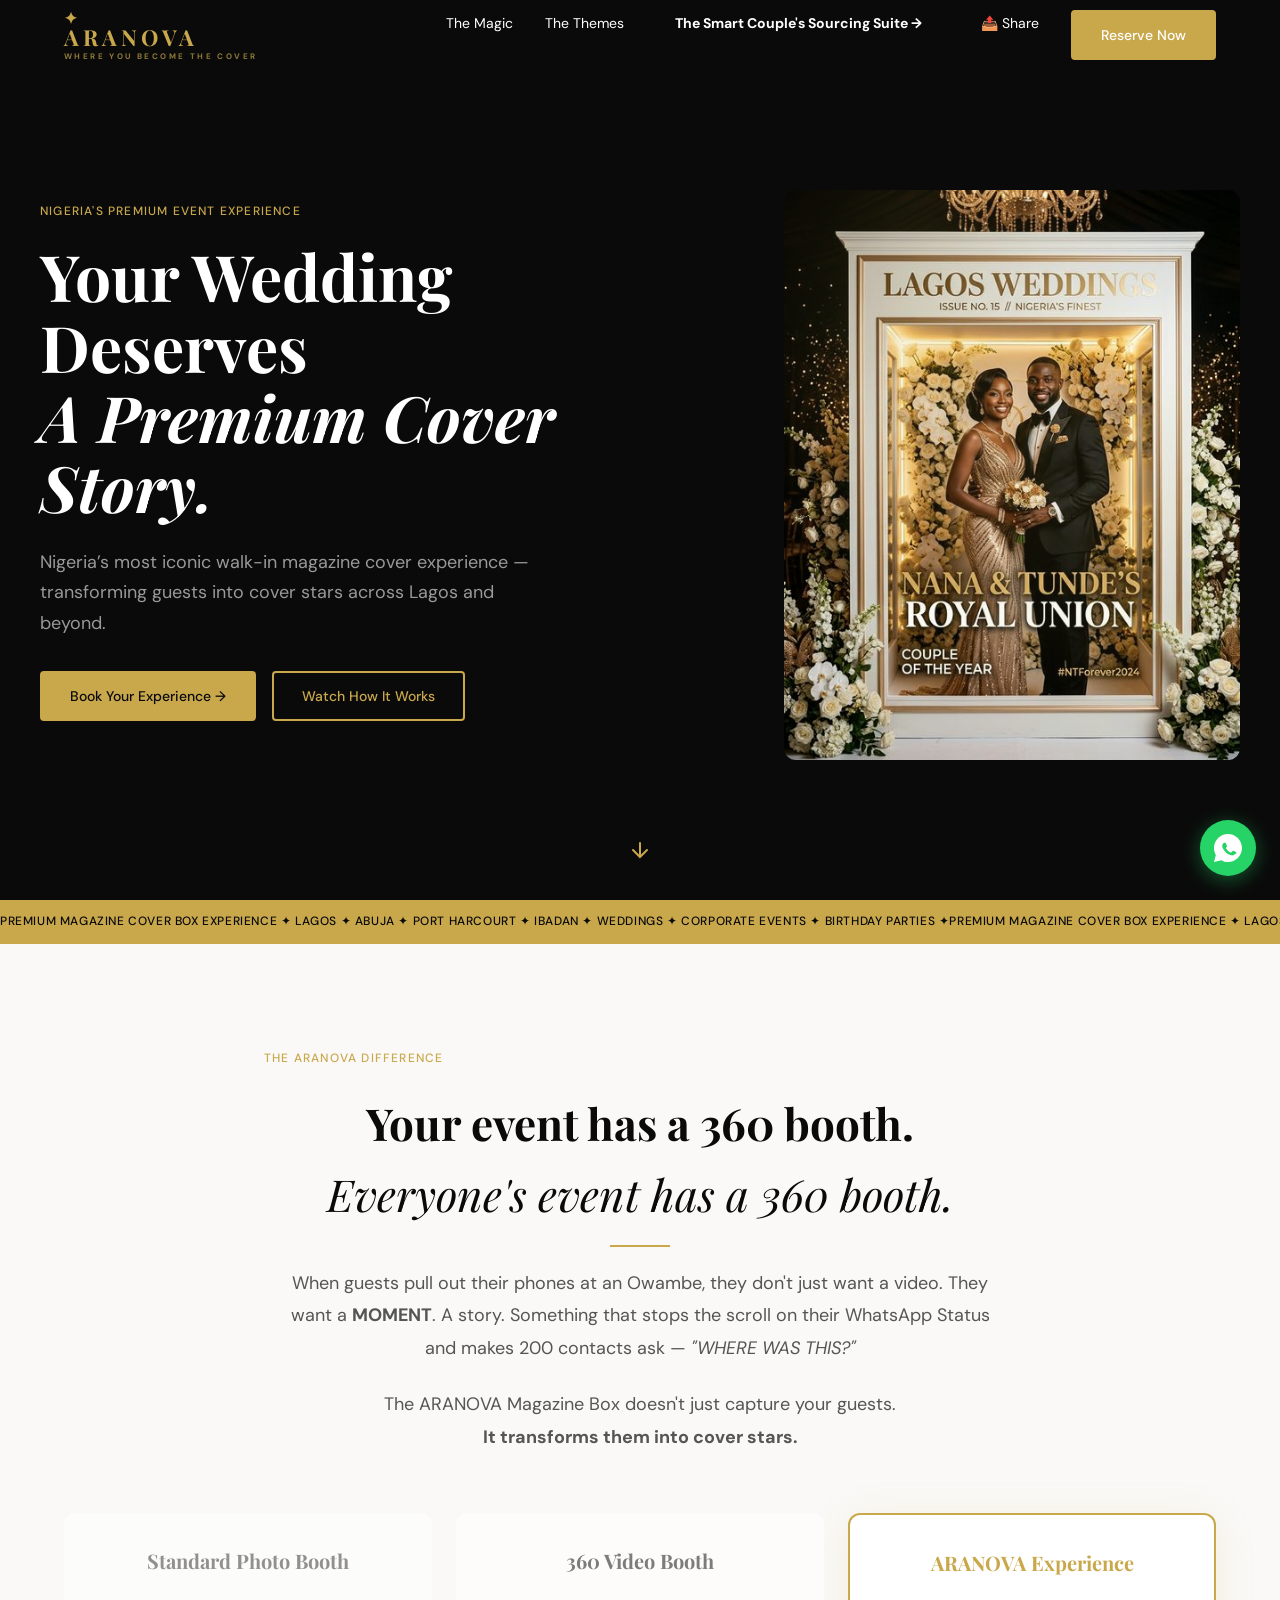
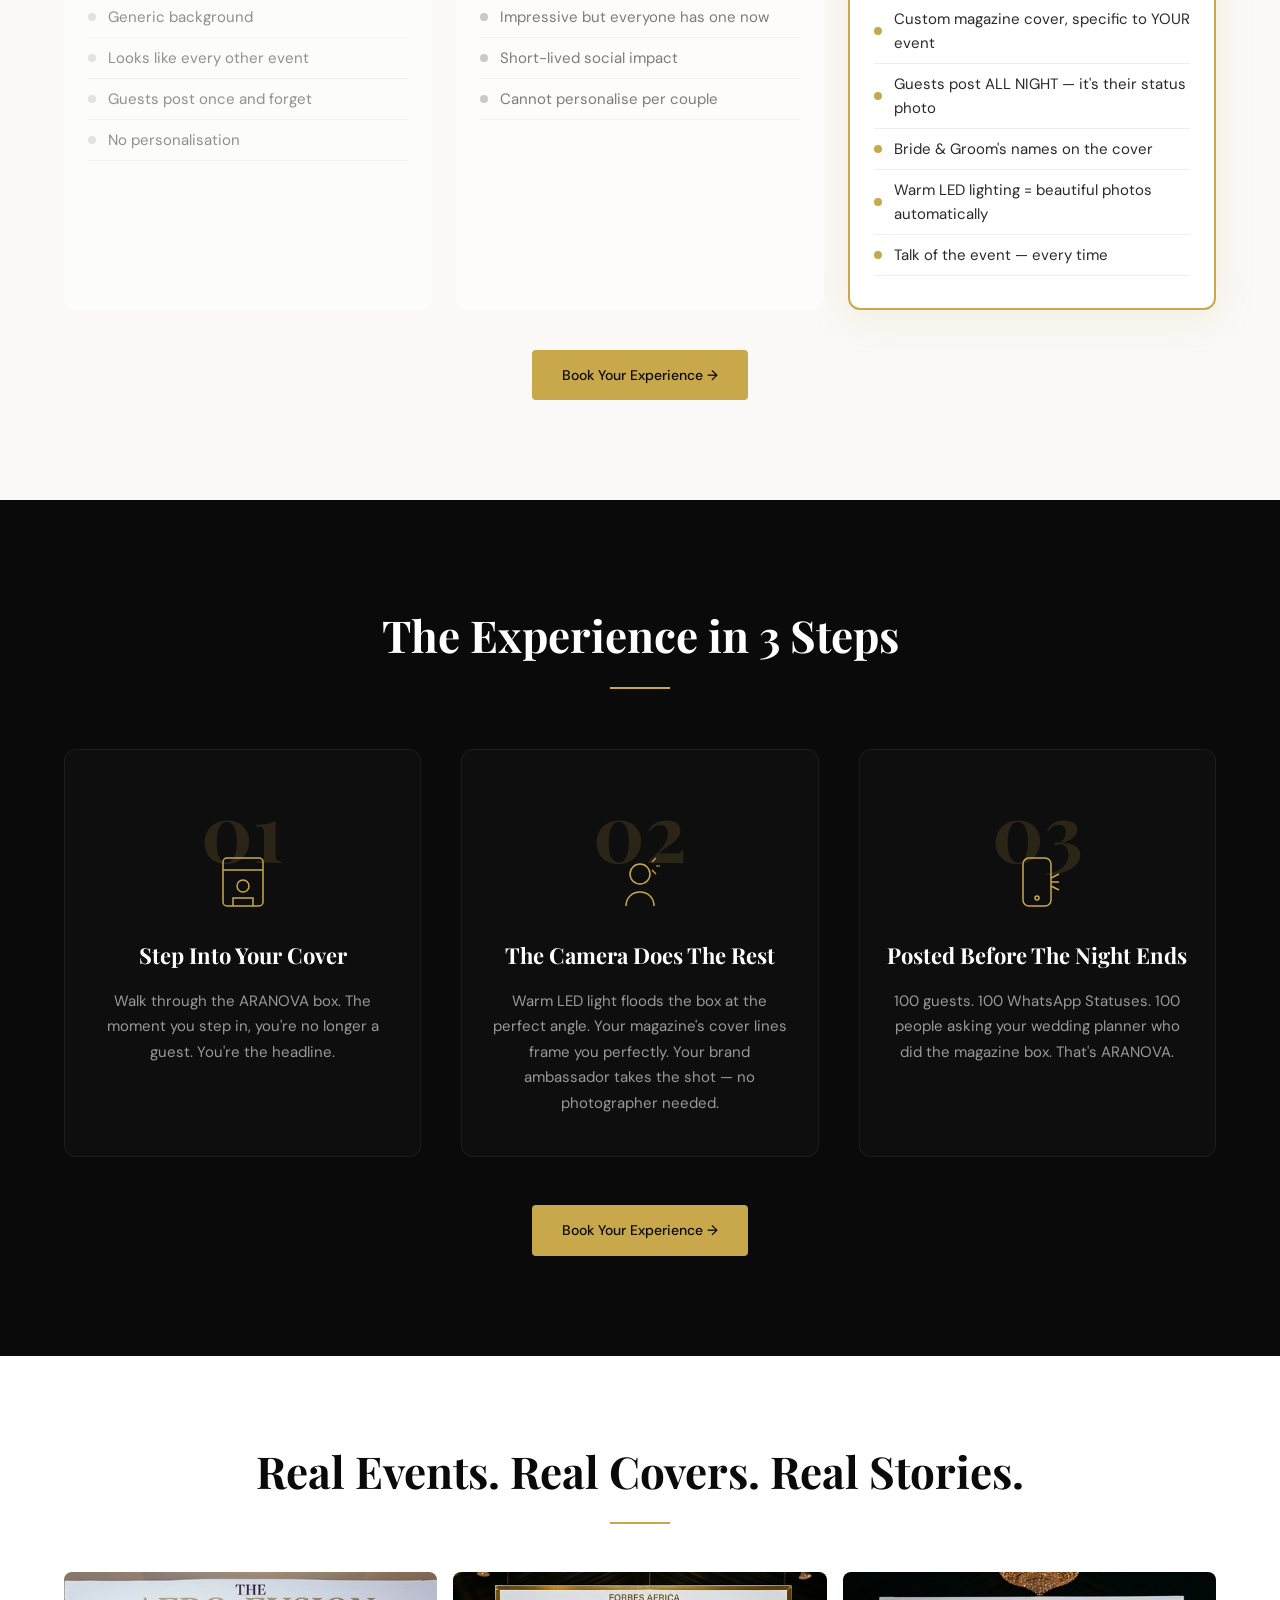
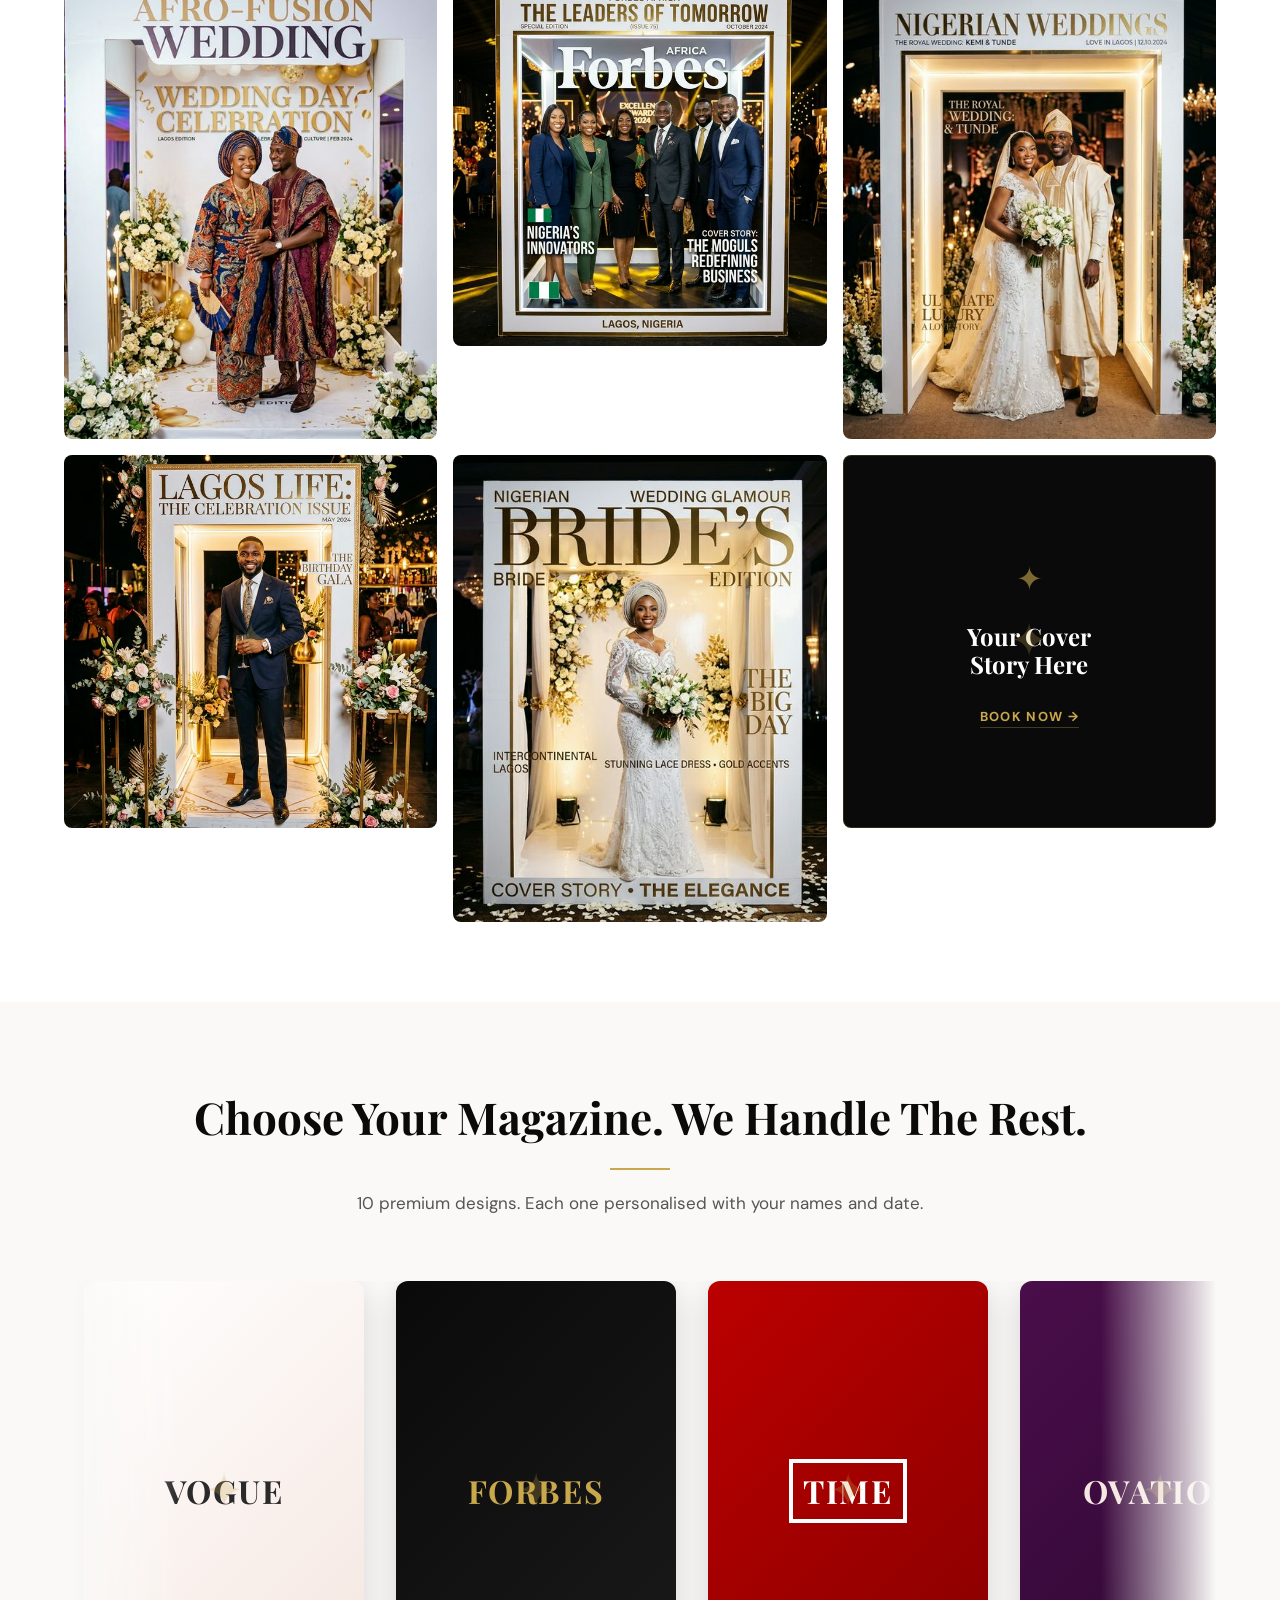
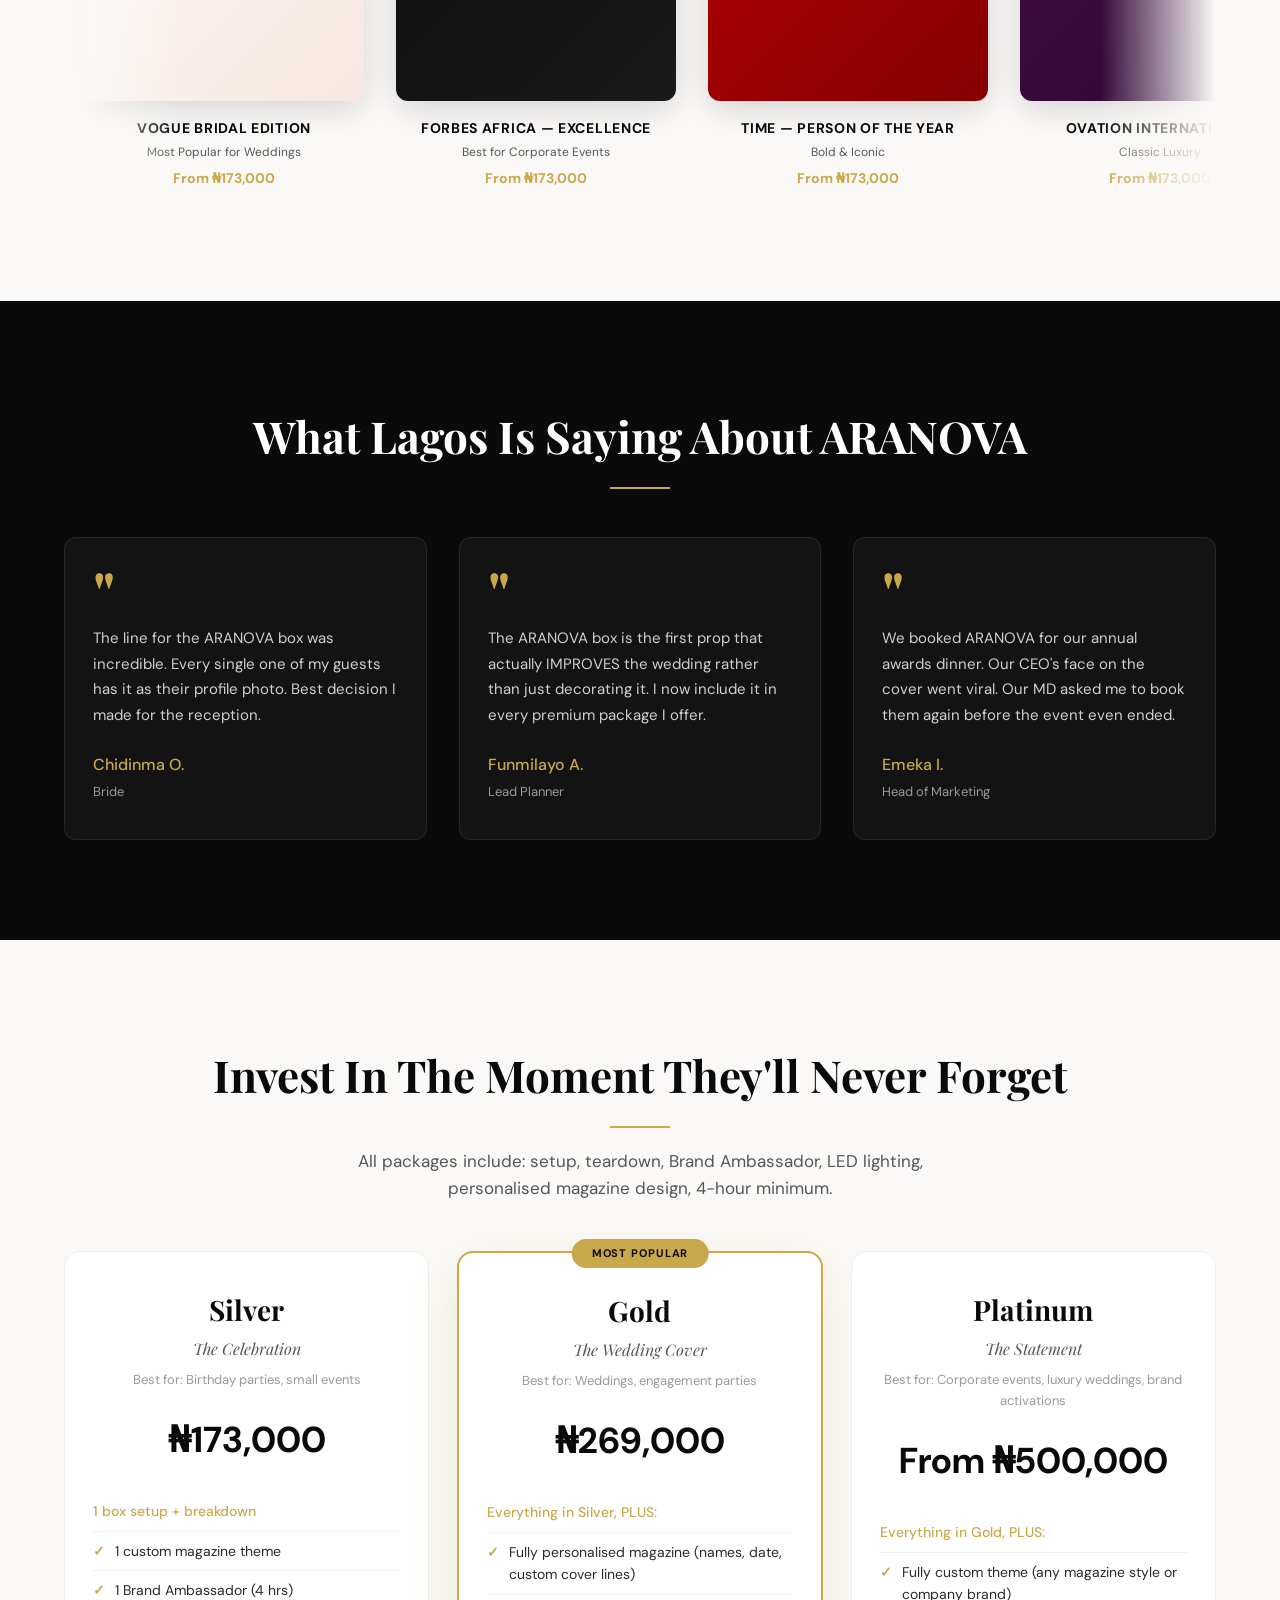
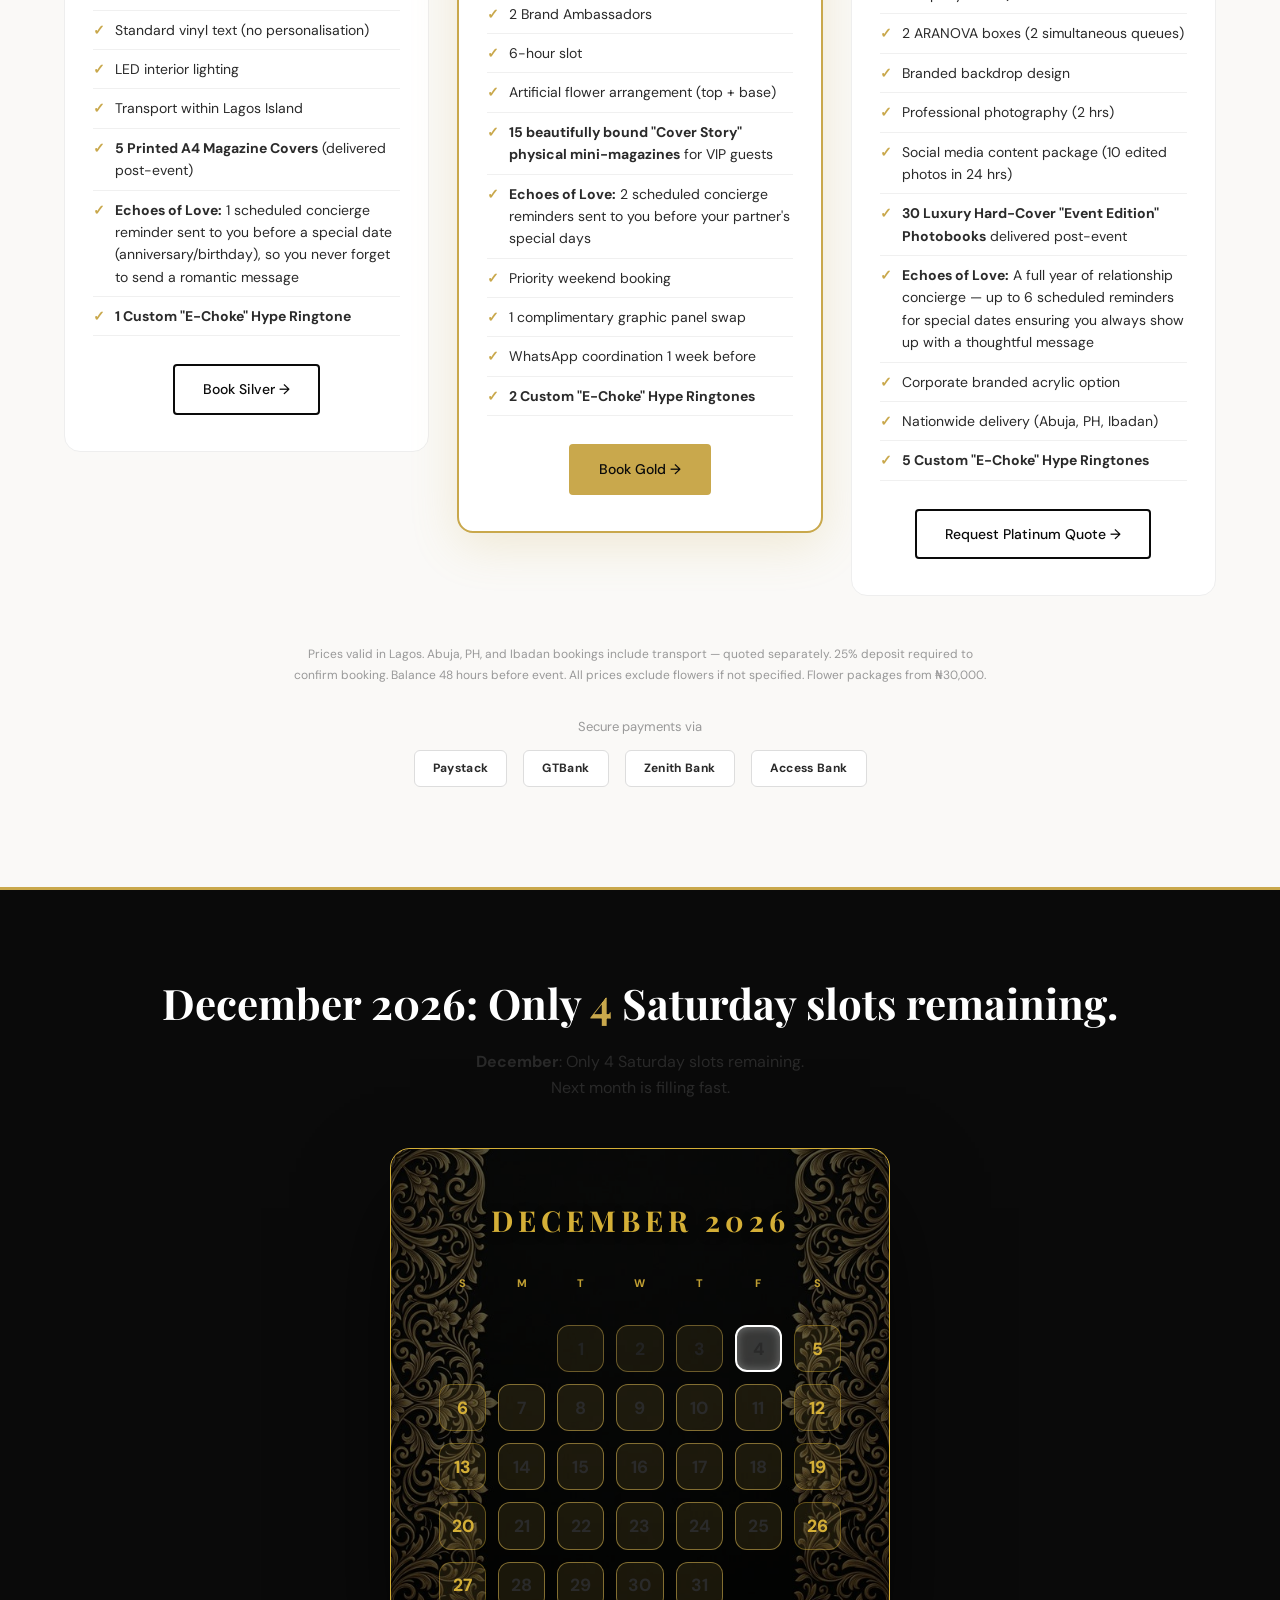
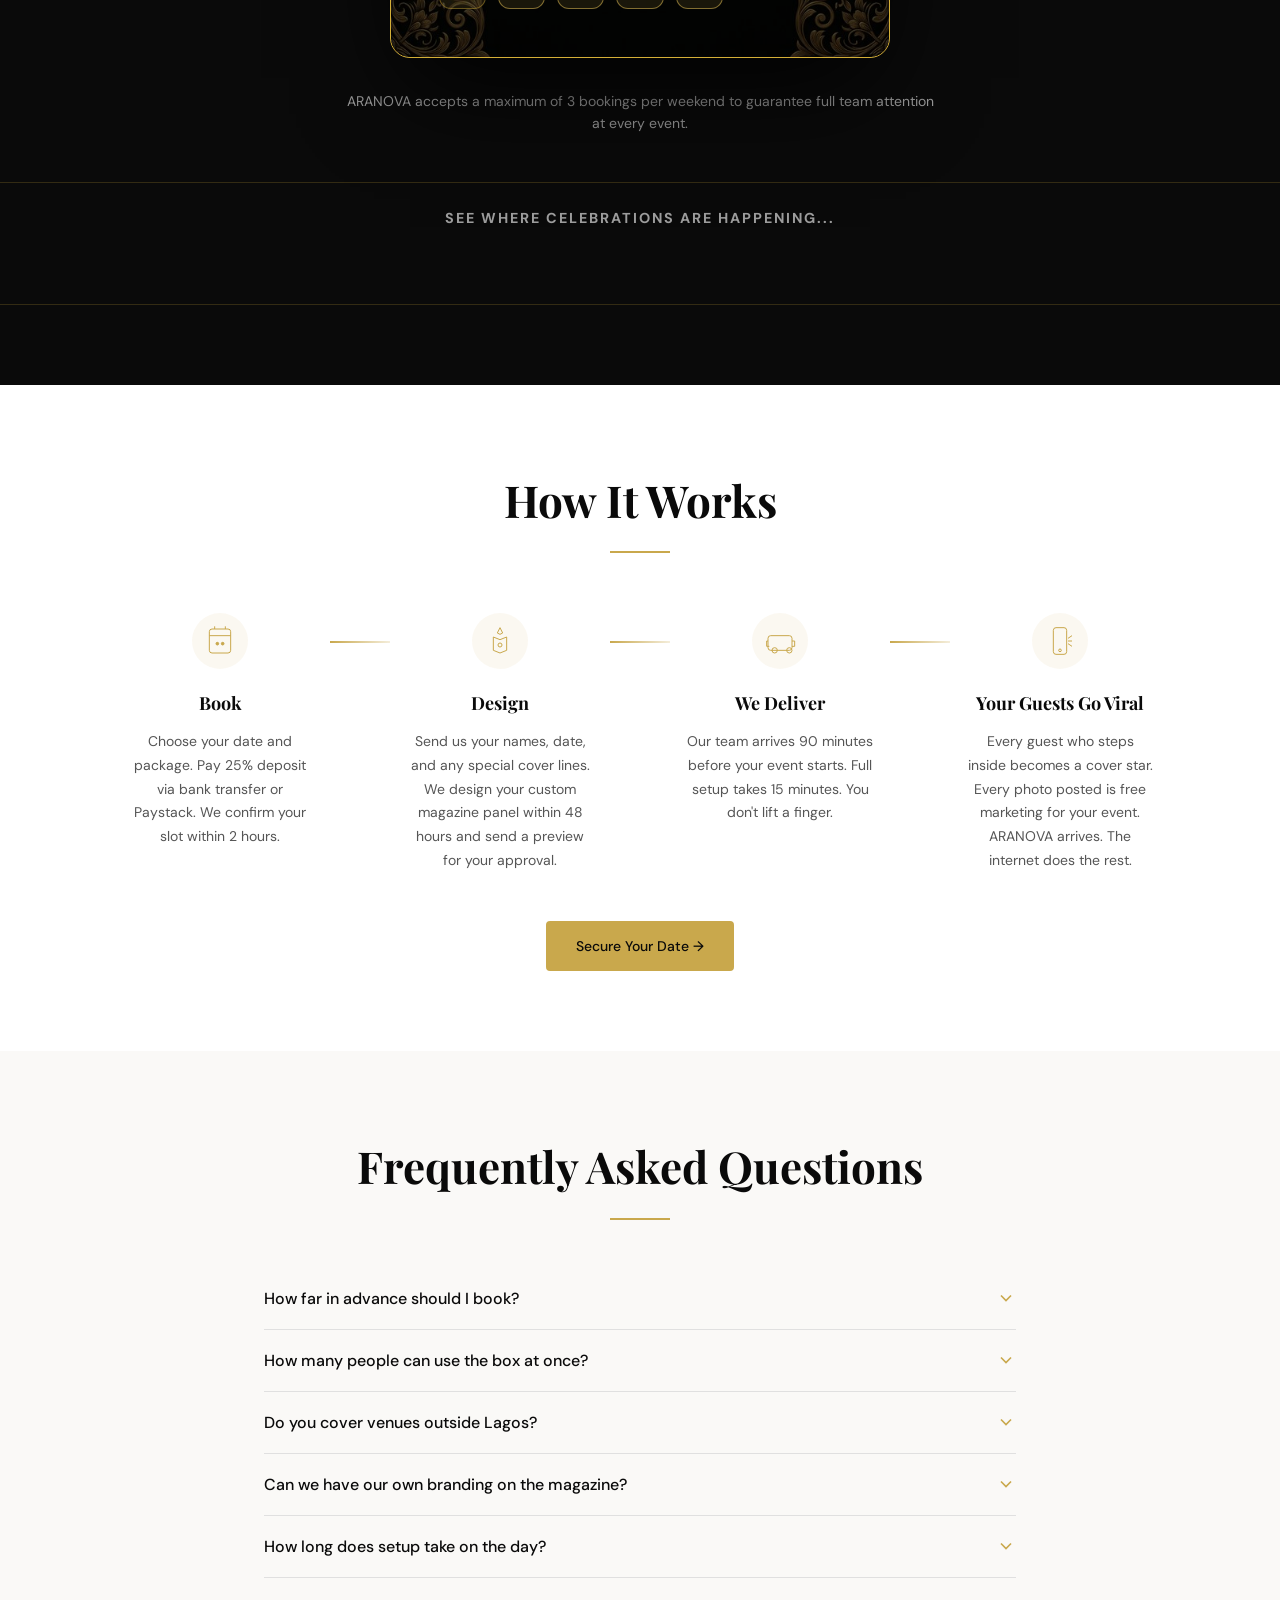
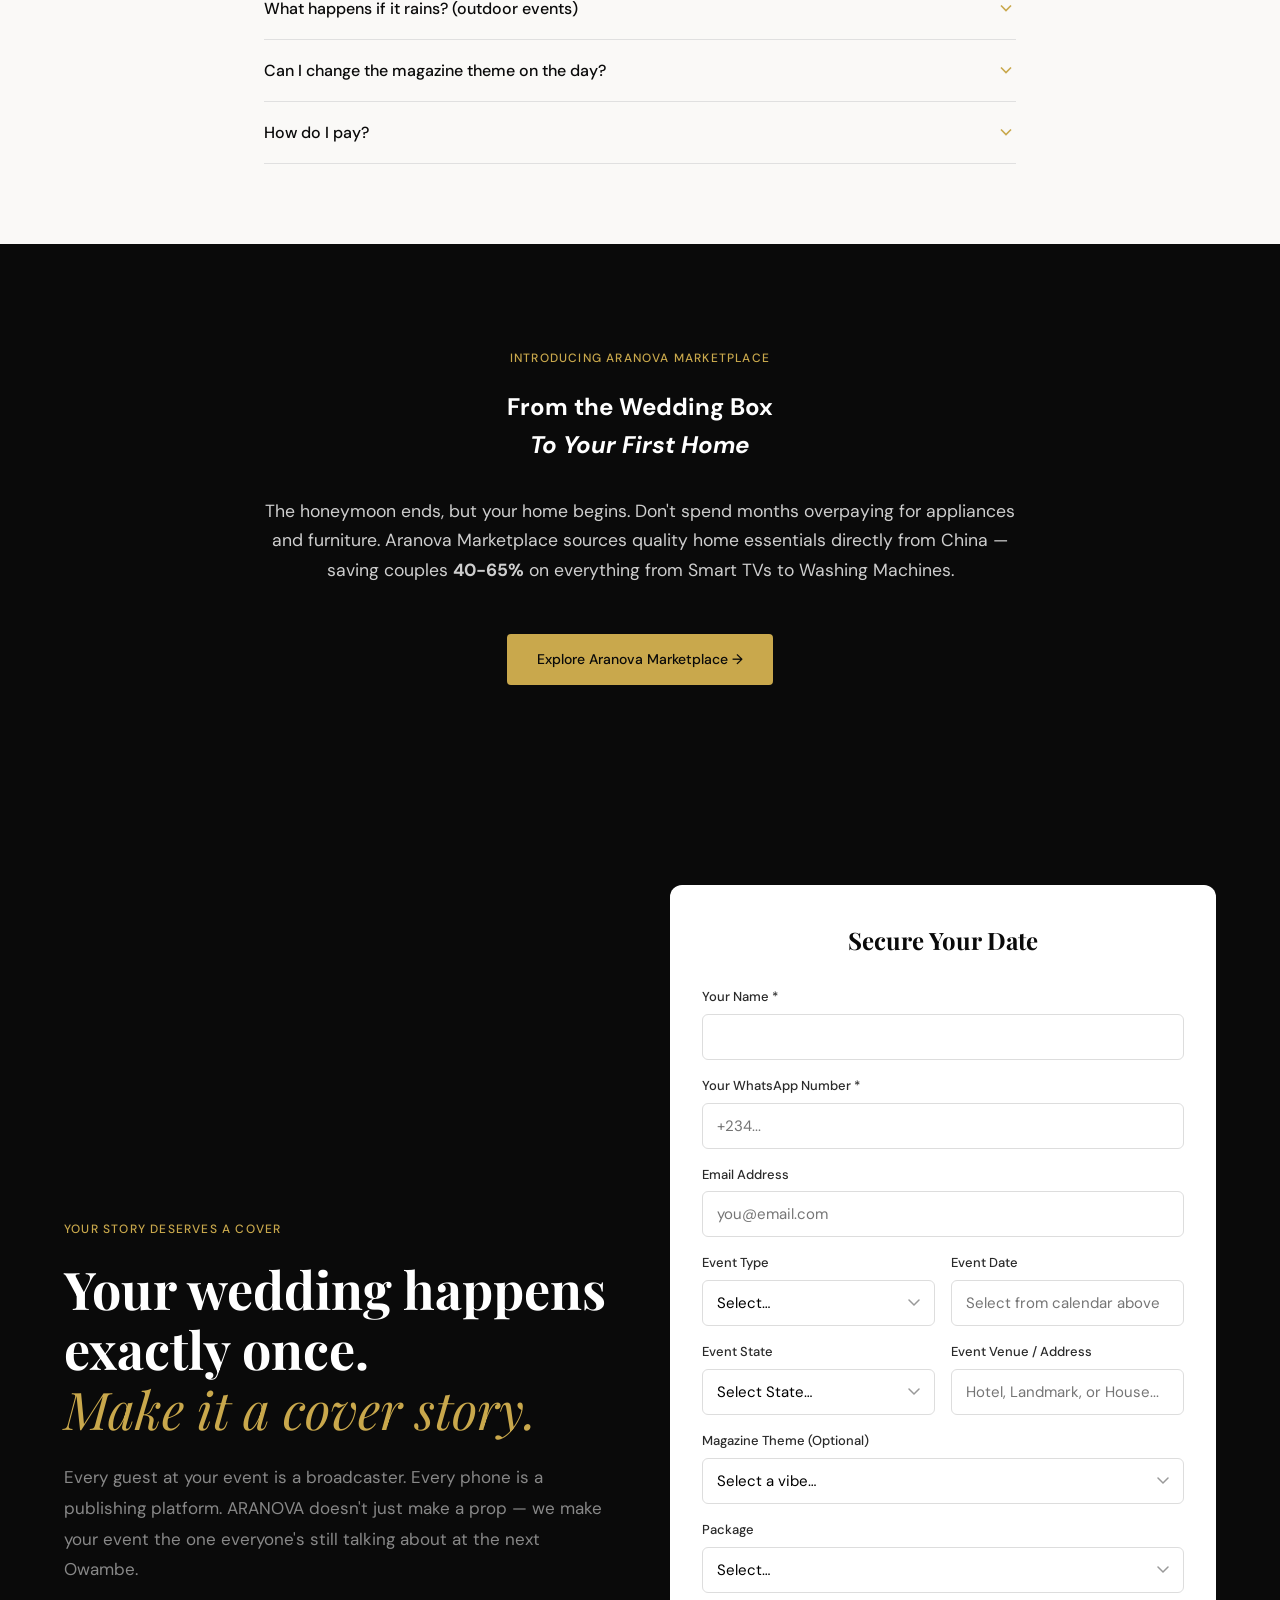
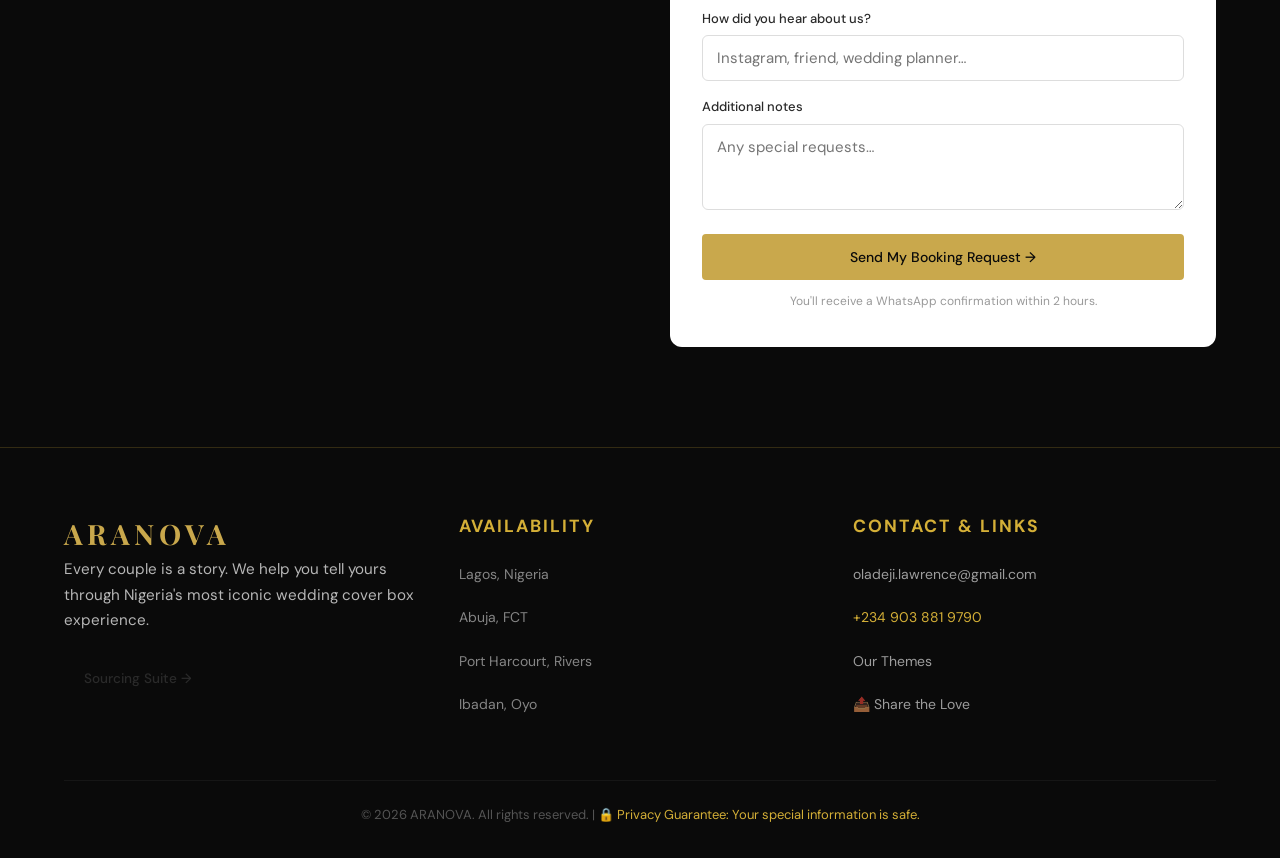
<file: index.html>
<!DOCTYPE html>
<html lang="en">

<head>
  <meta charset="UTF-8">
  <meta name="viewport" content="width=device-width, initial-scale=1.0">
  <title>ARANOVA — Magazine Cover Box Experience | Lagos Weddings &amp; Events</title>
  <meta name="description"
    content="Nigeria's premium walk-in magazine cover box for weddings, corporate events and celebrations. VOGUE, Forbes, TIME themes. Lagos, Abuja, Port Harcourt, Ibadan. Book your date.">
  <meta name="keywords"
    content="magazine cover box Lagos, Vogue photo box Nigeria, wedding photo experience Lagos, magazine photo booth Nigeria, Owambe photo box, wedding prop Lagos, magazine cover photo Nigeria, corporate event photo experience Abuja">
  <meta name="author" content="ARANOVA">
  <meta name="robots" content="index, follow">

  <!-- Open Graph -->
  <meta property="og:title" content="ARANOVA — Magazine Cover Box Experience | Lagos Weddings & Events">
  <meta property="og:description"
    content="Nigeria's premium walk-in magazine cover box for weddings, corporate events and celebrations. Book your date.">
  <meta property="og:image" content="assets/hero.jpg">
  <meta property="og:url" content="https://aranova.ng">
  <meta property="og:type" content="website">
  <meta property="og:locale" content="en_NG">

  <!-- Twitter Card -->
  <meta name="twitter:card" content="summary_large_image">
  <meta name="twitter:title" content="ARANOVA — Magazine Cover Box Experience">
  <meta name="twitter:description"
    content="Nigeria's premium walk-in magazine cover box for weddings, corporate events and celebrations.">
  <meta name="twitter:image" content="assets/hero.jpg">

  <!-- Google Fonts -->
  <link rel="preconnect" href="https://fonts.googleapis.com">
  <link rel="preconnect" href="https://fonts.gstatic.com" crossorigin>
  <link
    href="https://fonts.googleapis.com/css2?family=Playfair+Display:ital,wght@0,700;1,400&family=DM+Sans:wght@400;500;700&display=swap"
    rel="stylesheet">

  <link rel="stylesheet" href="styles.css">

  <!-- JSON-LD Schema -->
  <script type="application/ld+json">
  {
    "@context": "https://schema.org",
    "@type": "LocalBusiness",
    "name": "ARANOVA",
    "description": "Nigeria's premium walk-in magazine cover box experience for weddings, corporate events and celebrations.",
    "url": "https://aranova.ng",
    "telephone": "+2349038819790",
    "email": "oladeji.lawrence@gmail.com",
    "address": {
      "@type": "PostalAddress",
      "addressLocality": "Lagos",
      "addressCountry": "NG"
    },
    "areaServed": ["Lagos", "Abuja", "Port Harcourt", "Ibadan"],
    "priceRange": "₦₦₦"
  }
  </script>
  <script type="application/ld+json">
  {
    "@context": "https://schema.org",
    "@type": "EventService",
    "name": "ARANOVA Magazine Cover Box Experience",
    "provider": {
      "@type": "LocalBusiness",
      "name": "ARANOVA"
    },
    "serviceType": "Walk-in magazine cover photo experience",
    "areaServed": ["Lagos", "Abuja", "Port Harcourt"]
  }
  </script>

  <!-- Google Analytics 4 (replace G-XXXXXXXXXX with your ID) -->
  <script async src="https://www.googletagmanager.com/gtag/js?id=G-XXXXXXXXXX"></script>
  <script>
    window.dataLayer = window.dataLayer || [];
    function gtag() { dataLayer.push(arguments); }
    gtag('js', new Date());
    gtag('config', 'G-XXXXXXXXXX');
  </script>
</head>

<body>
  <!-- Scroll Progress Bar -->
  <div class="scroll-progress" id="scrollProgress"></div>

  <!-- ============================================ -->
  <!-- SECTION 3.1 — STICKY NAVIGATION BAR          -->
  <!-- ============================================ -->
  <nav class="navbar" id="navbar">
    <div class="nav-container">
      <a href="#" class="nav-logo">
        <span class="logo-star">✦</span> ARANOVA
        <span class="logo-tagline">WHERE YOU BECOME THE COVER</span>
      </a>
      <ul class="nav-links" id="navLinks">
        <li><a href="#how-it-works" data-nav>The Magic</a></li>
        <li><a href="#themes" data-nav>The Themes</a></li>
        <li><a href="marketplace/index.html" class="nav-link-special">The Smart Couple's Sourcing Suite →</a></li>
        <li><a href="javascript:void(0)" onclick="shareToSocial()" title="Share the Magic">📤 Share</a></li>
        <li><a href="#booking" class="btn btn-primary" data-cta="nav_book">Reserve Now</a></li>
      </ul>
      <button class="nav-toggle" id="navToggle" aria-label="Toggle navigation">
        <span></span><span></span><span></span>
      </button>
    </div>
  </nav>

  <!-- ============================================ -->
  <!-- SECTION 3.2 — HERO SECTION                   -->
  <!-- ============================================ -->
  <section class="hero" id="hero">
    <div class="hero-content">
      <div class="hero-text">
        <span class="hero-label reveal">NIGERIA'S PREMIUM EVENT EXPERIENCE</span>
        <h1 class="hero-headline reveal">Your Wedding Deserves<br><em>A Premium Cover Story.</em></h1>
        <p class="hero-sub reveal">Nigeria’s most iconic walk-in magazine cover experience — transforming guests into
          cover stars across Lagos and beyond.</p>
        <div class="hero-ctas reveal">
          <a href="#booking" class="btn btn-primary" data-cta="hero_book">Book Your Experience →</a>
          <a href="#experience" class="btn btn-secondary" data-cta="hero_watch">Watch How It Works</a>
        </div>
      </div>
      <div class="hero-visual reveal">
        <div class="hero-image-wrapper">
          <img src="assets/hero.jpg"
            alt="ARANOVA magazine cover box experience — couple posing in a luxury white box with floral accents"
            loading="eager" width="600" height="750">
          <div class="sparkle-overlay"></div>
        </div>
      </div>
    </div>
    <a href="#ticker" class="scroll-indicator" aria-label="Scroll down">
      <svg width="24" height="24" viewBox="0 0 24 24" fill="none">
        <path d="M12 5v14M5 12l7 7 7-7" stroke="#C9A84C" stroke-width="2" stroke-linecap="round" />
      </svg>
    </a>
  </section>

  <!-- ============================================ -->
  <!-- SECTION 3.3 — SOCIAL PROOF TICKER             -->
  <!-- ============================================ -->
  <section class="ticker" id="ticker">
    <div class="ticker-track">
      <div class="ticker-content">
        <span>PREMIUM MAGAZINE COVER BOX EXPERIENCE ✦ LAGOS ✦ ABUJA ✦ PORT HARCOURT ✦ IBADAN ✦ WEDDINGS ✦ CORPORATE
          EVENTS ✦ BIRTHDAY PARTIES ✦ </span>
        <span>PREMIUM MAGAZINE COVER BOX EXPERIENCE ✦ LAGOS ✦ ABUJA ✦ PORT HARCOURT ✦ IBADAN ✦ WEDDINGS ✦ CORPORATE
          EVENTS ✦ BIRTHDAY PARTIES ✦ </span>
      </div>
    </div>
  </section>

  <!-- ============================================ -->
  <!-- SECTION 3.4 — THE PROBLEM SECTION             -->
  <!-- ============================================ -->
  <section class="difference" id="difference">
    <div class="container narrow">
      <span class="eyebrow reveal">THE ARANOVA DIFFERENCE</span>
      <h2 class="section-title reveal">Your event has a 360 booth.<br><em>Everyone's event has a 360 booth.</em></h2>
      <p class="difference-body reveal">When guests pull out their phones at an Owambe, they don't just want a video.
        They want a <strong>MOMENT</strong>. A story. Something that stops the scroll on their WhatsApp Status and makes
        200 contacts ask — <em>"WHERE WAS THIS?"</em></p>
      <p class="difference-body reveal">The ARANOVA Magazine Box doesn't just capture your guests.<br><strong>It
          transforms them into cover stars.</strong></p>
    </div>
    <div class="container comparison-grid reveal">
      <div class="comparison-card comparison-faded">
        <h3>Standard Photo Booth</h3>
        <ul>
          <li>Generic background</li>
          <li>Looks like every other event</li>
          <li>Guests post once and forget</li>
          <li>No personalisation</li>
        </ul>
      </div>
      <div class="comparison-card comparison-blurred">
        <h3>360 Video Booth</h3>
        <ul>
          <li>Impressive but everyone has one now</li>
          <li>Short-lived social impact</li>
          <li>Cannot personalise per couple</li>
        </ul>
      </div>
      <div class="comparison-card comparison-highlight">
        <h3>ARANOVA Experience</h3>
        <ul>
          <li>Custom magazine cover, specific to YOUR event</li>
          <li>Guests post ALL NIGHT — it's their status photo</li>
          <li>Bride &amp; Groom's names on the cover</li>
          <li>Warm LED lighting = beautiful photos automatically</li>
          <li>Talk of the event — every time</li>
        </ul>
      </div>
    </div>
    <div class="container" style="text-align:center;margin-top:2.5rem;">
      <a href="#booking" class="btn btn-primary" data-cta="difference_book">Book Your Experience →</a>
    </div>
  </section>

  <!-- ============================================ -->
  <!-- SECTION 3.5 — THE EXPERIENCE SECTION          -->
  <!-- ============================================ -->
  <section class="experience" id="experience">
    <div class="container">
      <h2 class="section-title light reveal">The Experience in 3 Steps</h2>
      <div class="steps-grid">
        <div class="step-card reveal">
          <span class="step-number">01</span>
          <div class="step-icon">
            <svg viewBox="0 0 64 64" fill="none" stroke="#C9A84C" stroke-width="1.5">
              <rect x="12" y="8" width="40" height="48" rx="4" />
              <path d="M12 20h40M22 56v-8h20v8" />
              <circle cx="32" cy="36" r="6" />
            </svg>
          </div>
          <h3>Step Into Your Cover</h3>
          <p>Walk through the ARANOVA box. The moment you step in, you're no longer a guest. You're the headline.</p>
        </div>
        <div class="step-card reveal">
          <span class="step-number">02</span>
          <div class="step-icon">
            <svg viewBox="0 0 64 64" fill="none" stroke="#C9A84C" stroke-width="1.5">
              <circle cx="32" cy="24" r="10" />
              <path d="M18 56c0-8 6-14 14-14s14 6 14 14" />
              <path d="M44 12l4-4M48 16l4 0M44 20l4 4" stroke-width="1.2" />
            </svg>
          </div>
          <h3>The Camera Does The Rest</h3>
          <p>Warm LED light floods the box at the perfect angle. Your magazine's cover lines frame you perfectly. Your
            brand ambassador takes the shot — no photographer needed.</p>
        </div>
        <div class="step-card reveal">
          <span class="step-number">03</span>
          <div class="step-icon">
            <svg viewBox="0 0 64 64" fill="none" stroke="#C9A84C" stroke-width="1.5">
              <rect x="18" y="8" width="28" height="48" rx="6" />
              <circle cx="32" cy="48" r="2" />
              <path d="M46 28l8-4M46 32h8M46 36l8 4" />
            </svg>
          </div>
          <h3>Posted Before The Night Ends</h3>
          <p>100 guests. 100 WhatsApp Statuses. 100 people asking your wedding planner who did the magazine box. That's
            ARANOVA.</p>
        </div>
      </div>
      <div style="text-align:center;margin-top:3rem;">
        <a href="#booking" class="btn btn-primary" data-cta="experience_book">Book Your Experience →</a>
      </div>
    </div>
  </section>

  <!-- ============================================ -->
  <!-- SECTION 3.6 — PHOTO GALLERY                   -->
  <!-- ============================================ -->
  <section class="gallery" id="gallery">
    <div class="container">
      <h2 class="section-title reveal">Real Events. Real Covers. Real Stories.</h2>
      <div class="gallery-grid">
        <div class="gallery-item portrait reveal">
          <div class="gallery-overlay"><span></span></div><img src="assets/gallery-5.jpg"
            alt="Wedding couple at ARANOVA magazine cover box" loading="lazy" width="400" height="500">
        </div>
        <div class="gallery-item square reveal">
          <div class="gallery-overlay"><span></span></div><img src="assets/gallery-4.jpg"
            alt="Corporate event ARANOVA cover" loading="lazy" width="400" height="400">
        </div>
        <div class="gallery-item portrait reveal">
          <div class="gallery-overlay"><span></span></div><img src="assets/gallery-1.jpg"
            alt="Bride in ARANOVA magazine box" loading="lazy" width="400" height="500">
        </div>
        <div class="gallery-item square reveal">
          <div class="gallery-overlay"><span></span></div><img src="assets/gallery-2.jpg"
            alt="Birthday celebration ARANOVA experience" loading="lazy" width="400" height="400">
        </div>
        <div class="gallery-item portrait reveal">
          <div class="gallery-overlay"><span></span></div><img src="assets/gallery-3.jpg"
            alt="Bride inside ARANOVA cover" loading="lazy" width="400" height="500">
        </div>
        <!-- 6th item to complete the grid -->
        <a href="#booking" class="gallery-item square reveal gallery-cta-item">
          <div class="gallery-cta-content">
            <span class="gallery-cta-star">✦</span>
            <h3>Your Cover<br>Story Here</h3>
            <span class="gallery-cta-link">Book Now →</span>
          </div>
        </a>
      </div>
    </div>
  </section>

  <!-- ============================================ -->
  <!-- SECTION 3.7 — MAGAZINE THEME SHOWCASE         -->
  <!-- ============================================ -->
  <section class="themes" id="themes">
    <div class="container">
      <h2 class="section-title reveal">Choose Your Magazine. We Handle The Rest.</h2>
      <p class="section-subtitle reveal">10 premium designs. Each one personalised with your names and date.</p>
      <div class="themes-carousel-wrapper">
        <button class="carousel-arrow carousel-prev" id="themesPrev" aria-label="Previous theme">‹</button>
        <div class="themes-track" id="themesTrack">
          <div class="theme-card reveal">
            <div class="theme-preview" style="background:linear-gradient(135deg,#fff 0%,#f5e6e0 100%);">
              <div class="theme-placeholder">VOGUE</div>
            </div>
            <span class="theme-name">VOGUE BRIDAL EDITION</span>
            <span class="theme-tag">Most Popular for Weddings</span>
            <span class="theme-price">From ₦173,000</span>
          </div>
          <div class="theme-card reveal">
            <div class="theme-preview" style="background:linear-gradient(135deg,#0a0a0a 0%,#1a1a1a 100%);">
              <div class="theme-placeholder" style="color:#C9A84C">FORBES</div>
            </div>
            <span class="theme-name">FORBES AFRICA — EXCELLENCE</span>
            <span class="theme-tag">Best for Corporate Events</span>
            <span class="theme-price">From ₦173,000</span>
          </div>
          <div class="theme-card reveal">
            <div class="theme-preview" style="background:linear-gradient(135deg,#b00 0%,#800 100%);">
              <div class="theme-placeholder" style="color:white; border:4px solid white; padding:10px;">TIME</div>
            </div>
            <span class="theme-name">TIME — PERSON OF THE YEAR</span>
            <span class="theme-tag">Bold &amp; Iconic</span>
            <span class="theme-price">From ₦173,000</span>
          </div>
          <div class="theme-card reveal">
            <div class="theme-preview" style="background:linear-gradient(135deg,#4a0e4a 0%,#2a0630 100%);">
              <div class="theme-placeholder" style="color:#f5e6e0">OVATION</div>
            </div>
            <span class="theme-name">OVATION INTERNATIONAL</span>
            <span class="theme-tag">Classic Luxury</span>
            <span class="theme-price">From ₦173,000</span>
          </div>
          <div class="theme-card reveal">
            <div class="theme-preview" style="background:linear-gradient(135deg,#c88040 0%,#a06030 100%);">
              <div class="theme-placeholder" style="color:white;font-family:serif;">CITY PEOPLE</div>
            </div>
            <span class="theme-name">CITY PEOPLE — SOCIETY WEDDING</span>
            <span class="theme-tag">Warm &amp; Nigerian</span>
            <span class="theme-price">From ₦173,000</span>
          </div>
          <div class="theme-card reveal">
            <div class="theme-preview" style="background:linear-gradient(135deg,#e040a0 0%,#8020c0 100%);">
              <div class="theme-placeholder" style="color:white;font-weight:900;letter-spacing:4px;">ARISE</div>
            </div>
            <span class="theme-name">ARISE MAGAZINE</span>
            <span class="theme-tag">Fashion-Forward</span>
            <span class="theme-price">From ₦173,000</span>
          </div>
          <div class="theme-card reveal">
            <div class="theme-preview" style="background:linear-gradient(135deg,#c9a84c 0%,#0a0a0a 100%);">
              <div class="theme-placeholder" style="color:white;font-family:sans-serif;font-weight:700;">LAGOS<br>BIG
                BOY</div>
            </div>
            <span class="theme-name">LAGOS BIG BOY / BIG GIRL</span>
            <span class="theme-tag">Bold &amp; Fun</span>
            <span class="theme-price">From ₦173,000</span>
          </div>
          <div class="theme-card reveal">
            <div class="theme-preview" style="background:linear-gradient(135deg,#0a1a3a 0%,#0a0a2a 100%);">
              <div class="theme-placeholder" style="color:#C9A84C;font-family:serif;">CEO</div>
            </div>
            <span class="theme-name">CEO OF THE YEAR — CORPORATE</span>
            <span class="theme-tag">Best for Awards &amp; Galas</span>
            <span class="theme-price">From ₦173,000</span>
          </div>
          <div class="theme-card reveal">
            <div class="theme-preview" style="background:linear-gradient(135deg,#1a5a1a 0%,#0a3a0a 100%);">
              <div class="theme-placeholder" style="color:white;font-weight:700;">ASO ROCK</div>
            </div>
            <span class="theme-name">ASO ROCK ROCKSTAR</span>
            <span class="theme-tag">Humorous &amp; Memorable</span>
            <span class="theme-price">From ₦173,000</span>
          </div>
          <div class="theme-card reveal">
            <div class="theme-preview" style="background:linear-gradient(135deg,#ff6040 0%,#c02040 100%);">
              <div class="theme-placeholder" style="color:white;font-family:serif;font-style:italic;">Nollywood</div>
            </div>
            <span class="theme-name">NOLLYWOOD STAR</span>
            <span class="theme-tag">Entertainment Vibes</span>
            <span class="theme-price">From ₦173,000</span>
          </div>
          <!-- NEW: 10 ADDITIONAL THEMES -->
          <div class="theme-card reveal">
            <div class="theme-preview" style="background:linear-gradient(135deg,#f9f9f9 0%,#e0d4c8 100%);">
              <div class="theme-placeholder"
                style="color:#C9A84C;font-family:serif;font-size:1.5rem;text-align:center;">NIGERIAN<br>WEDDINGS</div>
            </div>
            <span class="theme-name">NIGERIAN WEDDINGS — ROYAL</span>
            <span class="theme-tag">Authentic &amp; Elegant</span>
            <span class="theme-price">From ₦173,000</span>
          </div>
          <div class="theme-card reveal">
            <div class="theme-preview" style="background:linear-gradient(135deg,#2c1b18 0%,#1a0f0d 100%);">
              <div class="theme-placeholder" style="color:#e8d3b4;font-family:serif;font-size:1.4rem;">AFRO-FUSION</div>
            </div>
            <span class="theme-name">THE AFRO-FUSION WEDDING</span>
            <span class="theme-tag">Cultural Heritage</span>
            <span class="theme-price">From ₦173,000</span>
          </div>
          <div class="theme-card reveal">
            <div class="theme-preview" style="background:linear-gradient(135deg,#ff3366 0%,#cc0033 100%);">
              <div class="theme-placeholder" style="color:white;font-weight:900;font-size:1.6rem;">BellaNaija</div>
            </div>
            <span class="theme-name">BELLANAIJA — LOVE IN LAGOS</span>
            <span class="theme-tag">Trendy &amp; Viral</span>
            <span class="theme-price">From ₦173,000</span>
          </div>
          <div class="theme-card reveal">
            <div class="theme-preview" style="background:linear-gradient(135deg,#0a0a0a 0%,#111 100%);">
              <div class="theme-placeholder"
                style="color:white;font-family:sans-serif;font-weight:300;letter-spacing:8px;font-size:2rem;">GQ</div>
            </div>
            <span class="theme-name">GQ AFRICA — GROOM'S CLUB</span>
            <span class="theme-tag">Sleek &amp; Masculine</span>
            <span class="theme-price">From ₦173,000</span>
          </div>
          <div class="theme-card reveal">
            <div class="theme-preview" style="background:linear-gradient(135deg,#d4af37 0%,#aa8822 100%);">
              <div class="theme-placeholder" style="color:white;font-family:serif;font-style:italic;font-size:1.8rem;">
                Vanity Fair</div>
            </div>
            <span class="theme-name">VANITY FAIR — HIGH SOCIETY</span>
            <span class="theme-tag">Old Money Aesthetic</span>
            <span class="theme-price">From ₦173,000</span>
          </div>
          <div class="theme-card reveal">
            <div class="theme-preview" style="background:linear-gradient(135deg,#0a0a0a 0%,#222 100%);">
              <div class="theme-placeholder"
                style="color:#C9A84C;font-family:sans-serif;font-weight:800;font-size:1.6rem;">ESSENCE</div>
            </div>
            <span class="theme-name">ESSENCE — BLACK EXCELLENCE</span>
            <span class="theme-tag">Powerful &amp; Iconic</span>
            <span class="theme-price">From ₦173,000</span>
          </div>
          <div class="theme-card reveal">
            <div class="theme-preview" style="background:linear-gradient(135deg,#ffffff 0%,#f0f0f0 100%);">
              <div class="theme-placeholder"
                style="color:#cc0000;font-family:serif;font-weight:900;font-size:1.6rem;text-align:center;line-height:1;">
                THISDAY<br><span style="font-weight:400;font-size:1.2rem;">Style</span></div>
            </div>
            <span class="theme-name">THISDAY STYLE — THE COVER</span>
            <span class="theme-tag">Sunday Glamour</span>
            <span class="theme-price">From ₦173,000</span>
          </div>
          <div class="theme-card reveal">
            <div class="theme-preview" style="background:linear-gradient(135deg,#ffe6f0 0%,#ffcce0 100%);">
              <div class="theme-placeholder" style="color:#d11a6a;font-family:serif;font-size:1.8rem;">Genevieve</div>
            </div>
            <span class="theme-name">GENEVIEVE — LUXURY ISSUE</span>
            <span class="theme-tag">Elegant &amp; Feminine</span>
            <span class="theme-price">From ₦173,000</span>
          </div>
          <div class="theme-card reveal">
            <div class="theme-preview" style="background:linear-gradient(135deg,#0d1f22 0%,#081416 100%);">
              <div class="theme-placeholder"
                style="color:#b59b54;font-family:serif;text-transform:uppercase;text-align:center;font-size:1.4rem;">
                The<br>Millionaire</div>
            </div>
            <span class="theme-name">THE MILLIONAIRE'S CLUB</span>
            <span class="theme-tag">Exclusive &amp; Private</span>
            <span class="theme-price">From ₦173,000</span>
          </div>
          <div class="theme-card reveal">
            <div class="theme-preview" style="background:linear-gradient(135deg,#1c1c1c 0%,#000000 100%);">
              <div class="theme-placeholder"
                style="color:#ffffff;font-family:serif;letter-spacing:3px;font-size:1.8rem;">BAZAAR</div>
            </div>
            <span class="theme-name">HARPER'S BAZAAR — BRIDAL</span>
            <span class="theme-tag">Haute Couture</span>
            <span class="theme-price">From ₦173,000</span>
          </div>
        </div>
        <button class="carousel-arrow carousel-next" id="themesNext" aria-label="Next theme">›</button>
      </div>
    </div>
  </section>

  <!-- ============================================ -->
  <!-- SECTION 3.8 — TESTIMONIALS                    -->
  <!-- ============================================ -->
  <section class="testimonials" id="testimonials">
    <div class="container">
      <h2 class="section-title light reveal">What Lagos Is Saying About ARANOVA</h2>
      <div class="testimonials-grid">
        <div class="testimonial-card reveal">
          <span class="quote-mark">"</span>
          <p>The line for the ARANOVA box was incredible. Every single one of my guests has it as their profile photo.
            Best decision I made for the reception.</p>
          <div class="testimonial-author">
            <strong>Chidinma O.</strong>
            <span>Bride</span>
          </div>
        </div>
        <div class="testimonial-card reveal">
          <span class="quote-mark">"</span>
          <p>The ARANOVA box is the first prop that actually IMPROVES the wedding rather than just decorating it. I now
            include it in every premium package I offer.</p>
          <div class="testimonial-author">
            <strong>Funmilayo A.</strong>
            <span>Lead Planner</em>
          </div>
        </div>
        <div class="testimonial-card reveal">
          <span class="quote-mark">"</span>
          <p>We booked ARANOVA for our annual awards dinner. Our CEO's face on the cover went viral. Our MD asked me to
            book them again before the event even ended.</p>
          <div class="testimonial-author">
            <strong>Emeka I.</strong>
            <span>Head of Marketing</span>
          </div>
        </div>
      </div>
    </div>
  </section>

  <!-- ============================================ -->
  <!-- SECTION 3.9 — PRICING SECTION                 -->
  <!-- ============================================ -->
  <section class="pricing" id="pricing">
    <div class="container">
      <h2 class="section-title reveal">Invest In The Moment They'll Never Forget</h2>
      <p class="section-subtitle reveal">All packages include: setup, teardown, Brand Ambassador, LED lighting,
        personalised magazine design, 4-hour minimum.</p>
      <div class="pricing-grid">
        <!-- SILVER -->
        <div class="pricing-card reveal">
          <div class="pricing-header">
            <h3>Silver</h3>
            <span class="pricing-subtitle">The Celebration</span>
            <span class="pricing-best">Best for: Birthday parties, small events</span>
          </div>
          <div class="pricing-amount">₦173,000</div>
          <ul class="pricing-features">
            <li>1 box setup + breakdown</li>
            <li>1 custom magazine theme</li>
            <li>1 Brand Ambassador (4 hrs)</li>
            <li>Standard vinyl text (no personalisation)</li>
            <li>LED interior lighting</li>
            <li>Transport within Lagos Island</li>
            <li><strong>5 Printed A4 Magazine Covers</strong> (delivered post-event)</li>
            <li><strong>Echoes of Love:</strong> 1 scheduled concierge reminder sent to you before a special date
              (anniversary/birthday), so you never forget to send a romantic message</li>
            <li><strong>1 Custom "E-Choke" Hype Ringtone</strong></li>
          </ul>
          <a href="#booking" class="btn btn-outline-dark" data-cta="book_silver" data-package="Silver — ₦173,000">Book
            Silver →</a>
        </div>
        <!-- GOLD — MOST POPULAR -->
        <div class="pricing-card pricing-popular reveal">
          <div class="popular-badge">MOST POPULAR</div>
          <div class="pricing-header">
            <h3>Gold</h3>
            <span class="pricing-subtitle">The Wedding Cover</span>
            <span class="pricing-best">Best for: Weddings, engagement parties</span>
          </div>
          <div class="pricing-amount">₦269,000</div>
          <ul class="pricing-features">
            <li>Everything in Silver, PLUS:</li>
            <li>Fully personalised magazine (names, date, custom cover lines)</li>
            <li>2 Brand Ambassadors</li>
            <li>6-hour slot</li>
            <li>Artificial flower arrangement (top + base)</li>
            <li><strong>15 beautifully bound "Cover Story" physical mini-magazines</strong> for VIP guests</li>
            <li><strong>Echoes of Love:</strong> 2 scheduled concierge reminders sent to you before your partner's
              special days</li>
            <li>Priority weekend booking</li>
            <li>1 complimentary graphic panel swap</li>
            <li>WhatsApp coordination 1 week before</li>
            <li><strong>2 Custom "E-Choke" Hype Ringtones</strong></li>
          </ul>
          <a href="#booking" class="btn btn-primary" data-cta="book_gold" data-package="Gold — ₦269,000">Book Gold →</a>
        </div>
        <!-- PLATINUM -->
        <div class="pricing-card reveal">
          <div class="pricing-header">
            <h3>Platinum</h3>
            <span class="pricing-subtitle">The Statement</span>
            <span class="pricing-best">Best for: Corporate events, luxury weddings, brand activations</span>
          </div>
          <div class="pricing-amount">From ₦500,000</div>
          <ul class="pricing-features">
            <li>Everything in Gold, PLUS:</li>
            <li>Fully custom theme (any magazine style or company brand)</li>
            <li>2 ARANOVA boxes (2 simultaneous queues)</li>
            <li>Branded backdrop design</li>
            <li>Professional photography (2 hrs)</li>
            <li>Social media content package (10 edited photos in 24 hrs)</li>
            <li><strong>30 Luxury Hard-Cover "Event Edition" Photobooks</strong> delivered post-event</li>
            <li><strong>Echoes of Love:</strong> A full year of relationship concierge — up to 6 scheduled reminders for
              special dates ensuring you always show up with a thoughtful message</li>
            <li>Corporate branded acrylic option</li>
            <li>Nationwide delivery (Abuja, PH, Ibadan)</li>
            <li><strong>5 Custom "E-Choke" Hype Ringtones</strong></li>
          </ul>
          <a href="#booking" class="btn btn-outline-dark" data-cta="book_platinum"
            data-package="Platinum — From ₦500,000">Request Platinum Quote →</a>
        </div>
      </div>
      <p class="pricing-disclaimer reveal">Prices valid in Lagos. Abuja, PH, and Ibadan bookings include transport —
        quoted separately. 25% deposit required to confirm booking. Balance 48 hours before event. All prices exclude
        flowers if not specified. Flower packages from ₦30,000.</p>
      <div class="payment-trust reveal">
        <span>Secure payments via</span>
        <div class="trust-badges">
          <span class="trust-badge">Paystack</span>
          <span class="trust-badge">GTBank</span>
          <span class="trust-badge">Zenith Bank</span>
          <span class="trust-badge">Access Bank</span>
        </div>
      </div>
    </div>
  </section>

  <!-- ============================================ -->
  <!-- SECTION 3.10 — SCARCITY / URGENCY BLOCK       -->
  <!-- ============================================ -->
  <section class="urgency" id="urgency">
    <div class="container">
      <h2 class="urgency-headline reveal"><span id="calMonthOut">March 2026</span>: Only <span id="slotsCounter"
          class="counter">4</span> Saturday slots remaining.</h2>
      <p class="reveal" id="urgencyDesc"><span id="monthNameText">March 2026</span>: Only <span id="slotsText">4</span>
        Saturday slots remaining.<br>Next month is filling fast.</p>
      <div class="calendar-widget reveal" id="calendarWidget">
        <!-- Calendar rendered by JS -->
      </div>
      <p class="urgency-note reveal">ARANOVA accepts a maximum of 3 bookings per weekend to guarantee full team
        attention at every event.</p>
    </div>

    <!-- Social Proof Ticker -->
    <div class="social-proof-section reveal" style="margin-top: 3rem; text-align: center;">
      <h4
        style="color: rgba(255,255,255,0.6); font-size: 0.9rem; letter-spacing: 2px; text-transform: uppercase; margin-bottom: 1rem;">
        See where celebrations are happening...</h4>
      <div class="social-ticker-container">
        <div class="social-ticker" id="socialTicker">
          <!-- Populated by JS -->
        </div>
      </div>
    </div>
  </section>

  <!-- ============================================ -->
  <!-- SECTION 3.11 — HOW IT WORKS                   -->
  <!-- ============================================ -->
  <section class="how-it-works" id="how-it-works">
    <div class="container">
      <h2 class="section-title reveal">How It Works</h2>
      <div class="timeline">
        <div class="timeline-step reveal">
          <div class="timeline-icon">
            <svg viewBox="0 0 48 48" fill="none" stroke="#C9A84C" stroke-width="1.5">
              <rect x="8" y="6" width="32" height="36" rx="4" />
              <path d="M16 6V2M32 6V2M8 16h32" />
              <circle cx="20" cy="28" r="2" fill="#C9A84C" />
              <circle cx="28" cy="28" r="2" fill="#C9A84C" />
            </svg>
          </div>
          <h3>Book</h3>
          <p>Choose your date and package. Pay 25% deposit via bank transfer or Paystack. We confirm your slot within 2
            hours.</p>
        </div>
        <div class="timeline-connector"></div>
        <div class="timeline-step reveal">
          <div class="timeline-icon">
            <svg viewBox="0 0 48 48" fill="none" stroke="#C9A84C" stroke-width="1.5">
              <path d="M24 4l4 8-4 2-4-2z" />
              <path d="M14 18l10 4 10-4v20l-10 4-10-4z" />
              <circle cx="24" cy="30" r="3" />
            </svg>
          </div>
          <h3>Design</h3>
          <p>Send us your names, date, and any special cover lines. We design your custom magazine panel within 48 hours
            and send a preview for your approval.</p>
        </div>
        <div class="timeline-connector"></div>
        <div class="timeline-step reveal">
          <div class="timeline-icon">
            <svg viewBox="0 0 48 48" fill="none" stroke="#C9A84C" stroke-width="1.5">
              <rect x="6" y="16" width="36" height="22" rx="4" />
              <circle cx="16" cy="38" r="4" />
              <circle cx="38" cy="38" r="4" />
              <path d="M6 24h-2v8h4M42 24h4v8h-4" />
            </svg>
          </div>
          <h3>We Deliver</h3>
          <p>Our team arrives 90 minutes before your event starts. Full setup takes 15 minutes. You don't lift a finger.
          </p>
        </div>
        <div class="timeline-connector"></div>
        <div class="timeline-step reveal">
          <div class="timeline-icon">
            <svg viewBox="0 0 48 48" fill="none" stroke="#C9A84C" stroke-width="1.5">
              <rect x="14" y="4" width="20" height="40" rx="4" />
              <circle cx="24" cy="38" r="2" />
              <path d="M36 20l6-4M36 24h6M36 28l6 4" />
            </svg>
          </div>
          <h3>Your Guests Go Viral</h3>
          <p>Every guest who steps inside becomes a cover star. Every photo posted is free marketing for your event.
            ARANOVA arrives. The internet does the rest.</p>
        </div>
      </div>
      <div style="text-align:center;margin-top:3rem;">
        <a href="#booking" class="btn btn-primary" data-cta="hiw_book">Secure Your Date →</a>
      </div>
    </div>
  </section>

  <!-- ============================================ -->
  <!-- SECTION 3.12 — FAQ SECTION                    -->
  <!-- ============================================ -->
  <section class="faq" id="faq">
    <div class="container narrow">
      <h2 class="section-title reveal">Frequently Asked Questions</h2>
      <div class="faq-list">
        <div class="faq-item reveal">
          <button class="faq-question" aria-expanded="false">
            <span>How far in advance should I book?</span>
            <svg class="faq-chevron" viewBox="0 0 24 24" fill="none" stroke="currentColor" stroke-width="2">
              <path d="M6 9l6 6 6-6" />
            </svg>
          </button>
          <div class="faq-answer">
            <p>We recommend 4–6 weeks for weddings and corporate events, and 2 weeks minimum for birthday parties.
              December and March are our busiest months — bookings close fast.</p>
          </div>
        </div>
        <div class="faq-item reveal">
          <button class="faq-question" aria-expanded="false">
            <span>How many people can use the box at once?</span>
            <svg class="faq-chevron" viewBox="0 0 24 24" fill="none" stroke="currentColor" stroke-width="2">
              <path d="M6 9l6 6 6-6" />
            </svg>
          </button>
          <div class="faq-answer">
            <p>The box comfortably fits 2–3 adults. For couples, both the bride in a full gown and the groom fit
              beautifully with room to pose. Groups of 3 work perfectly for bridal party shots.</p>
          </div>
        </div>
        <div class="faq-item reveal">
          <button class="faq-question" aria-expanded="false">
            <span>Do you cover venues outside Lagos?</span>
            <svg class="faq-chevron" viewBox="0 0 24 24" fill="none" stroke="currentColor" stroke-width="2">
              <path d="M6 9l6 6 6-6" />
            </svg>
          </button>
          <div class="faq-answer">
            <p>Yes — we serve Abuja, Port Harcourt, and Ibadan. Transport cost is added to the package price and quoted
              separately. Contact us for a custom quote.</p>
          </div>
        </div>
        <div class="faq-item reveal">
          <button class="faq-question" aria-expanded="false">
            <span>Can we have our own branding on the magazine?</span>
            <svg class="faq-chevron" viewBox="0 0 24 24" fill="none" stroke="currentColor" stroke-width="2">
              <path d="M6 9l6 6 6-6" />
            </svg>
          </button>
          <div class="faq-answer">
            <p>Yes — this is our Platinum service. Corporate clients can have their own company logo and branding
              instead of a magazine title. Minimum booking is the Platinum package.</p>
          </div>
        </div>
        <div class="faq-item reveal">
          <button class="faq-question" aria-expanded="false">
            <span>How long does setup take on the day?</span>
            <svg class="faq-chevron" viewBox="0 0 24 24" fill="none" stroke="currentColor" stroke-width="2">
              <path d="M6 9l6 6 6-6" />
            </svg>
          </button>
          <div class="faq-answer">
            <p>Our team sets up in 15–20 minutes. We arrive 90 minutes before your event to ensure everything is perfect
              before guests arrive.</p>
          </div>
        </div>
        <div class="faq-item reveal">
          <button class="faq-question" aria-expanded="false">
            <span>What happens if it rains? (outdoor events)</span>
            <svg class="faq-chevron" viewBox="0 0 24 24" fill="none" stroke="currentColor" stroke-width="2">
              <path d="M6 9l6 6 6-6" />
            </svg>
          </button>
          <div class="faq-answer">
            <p>The ARANOVA box is built for Nigerian conditions. For outdoor events, we recommend positioning under a
              canopy or near the entrance. Our team assesses on arrival and advises on best positioning for lighting and
              guest flow.</p>
          </div>
        </div>
        <div class="faq-item reveal">
          <button class="faq-question" aria-expanded="false">
            <span>Can I change the magazine theme on the day?</span>
            <svg class="faq-chevron" viewBox="0 0 24 24" fill="none" stroke="currentColor" stroke-width="2">
              <path d="M6 9l6 6 6-6" />
            </svg>
          </button>
          <div class="faq-answer">
            <p>Gold and Platinum packages include 1 or 2 theme swaps during the event. Our Brand Ambassador carries
              multiple panels and can switch in under 2 minutes.</p>
          </div>
        </div>
        <div class="faq-item reveal">
          <button class="faq-question" aria-expanded="false">
            <span>How do I pay?</span>
            <svg class="faq-chevron" viewBox="0 0 24 24" fill="none" stroke="currentColor" stroke-width="2">
              <path d="M6 9l6 6 6-6" />
            </svg>
          </button>
          <div class="faq-answer">
            <p>25% deposit confirms your booking via bank transfer or Paystack. Balance due 48 hours before your event.
              All prices are in Naira.</p>
          </div>
        </div>
      </div>
    </div>
  </section>

  <!-- ============================================ -->
  <!-- SECTION 3.12.5 — MARKETPLACE CROSS-SELL       -->
  <!-- ============================================ -->
  <section class="marketplace-upsell" style="background: #0a0a0a; padding: 100px 0; color: white;">
    <div class="container narrow" style="text-align: center;">
      <span class="eyebrow gold reveal">INTRODUCING ARANOVA MARKETPLACE</span>
      <h2 class="reveal" style="color: white; margin-bottom: 2rem;">From the Wedding Box<br><em>To Your First Home</em>
      </h2>
      <p class="reveal" style="font-size: 1.1rem; opacity: 0.8; line-height: 1.7; margin-bottom: 3rem;">
        The honeymoon ends, but your home begins. Don't spend months overpaying for appliances and furniture.
        Aranova Marketplace sources quality home essentials directly from China — saving couples <strong>40-65%</strong>
        on everything from Smart TVs to Washing Machines.
      </p>
      <a href="marketplace/index.html" class="btn btn-primary" data-cta="go_marketplace">Explore Aranova Marketplace
        →</a>
    </div>
  </section>

  <section class="final-cta" id="booking">
    <div class="container final-cta-grid">
      <div class="final-cta-text">
        <span class="eyebrow gold reveal">YOUR STORY DESERVES A COVER</span>
        <h2 class="reveal">Your wedding happens<br>exactly once.<br><em>Make it a cover story.</em></h2>
        <p class="reveal">Every guest at your event is a broadcaster. Every phone is a publishing platform. ARANOVA
          doesn't just make a prop — we make your event the one everyone's still talking about at the next Owambe.</p>
        <div class="trust-stats reveal">
        </div>
      </div>
      <div class="booking-form-card reveal">
        <h3>Secure Your Date</h3>
        <form id="bookingForm" action="https://formspree.io/f/xreyjobd" method="POST">
          <div class="form-group">
            <label for="formName">Your Name *</label>
            <input type="text" id="formName" name="name" required autocomplete="name">
          </div>
          <div class="form-group">
            <label for="formPhone">Your WhatsApp Number *</label>
            <input type="tel" id="formPhone" name="phone" required placeholder="+234..." autocomplete="tel">
          </div>
          <div class="form-group">
            <label for="formEmail">Email Address</label>
            <input type="email" id="formEmail" name="email" placeholder="you@email.com" autocomplete="email">
          </div>
          <div class="form-row">
            <div class="form-group">
              <label for="formEventType">Event Type</label>
              <select id="formEventType" name="event_type">
                <option value="">Select…</option>
                <option>Wedding</option>
                <option>Corporate</option>
                <option>Birthday</option>
                <option>Other</option>
              </select>
            </div>
            <div class="form-group">
              <label for="formDate">Event Date</label>
              <input type="text" id="formDate" name="event_date" placeholder="Select from calendar above" readonly
                required>
            </div>
          </div>
          <div class="form-row">
            <div class="form-group">
              <label for="formState">Event State</label>
              <select id="formState" name="state" required>
                <option value="">Select State…</option>
                <option>Lagos</option>
                <option>Abuja (FCT)</option>
                <option>Rivers (Port Harcourt)</option>
                <option>Ogun</option>
                <option>Oyo</option>
                <option>Anambra</option>
                <option>Delta</option>
                <option>Edo</option>
                <option>Enugu</option>
                <option>Kano</option>
                <option>Kaduna</option>
                <option>Kwara</option>
                <option>Akwa Ibom</option>
                <option>Abia</option>
                <option>Adamawa</option>
                <option>Bauchi</option>
                <option>Bayelsa</option>
                <option>Benue</option>
                <option>Borno</option>
                <option>Cross River</option>
                <option>Ebonyi</option>
                <option>Ekiti</option>
                <option>Gombe</option>
                <option>Imo</option>
                <option>Jigawa</option>
                <option>Katsina</option>
                <option>Kebbi</option>
                <option>Kogi</option>
                <option>Nasarawa</option>
                <option>Niger</option>
                <option>Ondo</option>
                <option>Osun</option>
                <option>Plateau</option>
                <option>Sokoto</option>
                <option>Taraba</option>
                <option>Yobe</option>
                <option>Zamfara</option>
              </select>
            </div>
            <div class="form-group">
              <label for="formVenue">Event Venue / Address</label>
              <input type="text" id="formVenue" name="venue" placeholder="Hotel, Landmark, or House..." required>
            </div>
          </div>
          <div class="form-grid">
            <div class="form-group">
              <label for="formTheme">Magazine Theme (Optional)</label>
              <select id="formTheme" name="magazine_theme">
                <option value="">Select a vibe…</option>
                <option disabled>── Original Collection ──</option>
                <option value="VOGUE">The VOGUE Luxe</option>
                <option value="FORBES">FORBES AFRICA — Excellence</option>
                <option value="TIME">TIME — Person of the Year</option>
                <option value="OVATION">OVATION International</option>
                <option value="CITY_PEOPLE">CITY PEOPLE — Society Wedding</option>
                <option value="ARISE">ARISE Magazine</option>
                <option value="LAGOS_BIG_BOY">LAGOS Big Boy / Big Girl</option>
                <option value="CEO">CEO of the Year — Corporate</option>
                <option value="ASO_ROCK">ASO ROCK Rockstar</option>
                <option value="NOLLYWOOD">NOLLYWOOD Star</option>
                <option disabled>── Premium Collection ──</option>
                <option value="NIGERIAN_WEDDINGS">NIGERIAN WEDDINGS — Royal</option>
                <option value="AFRO_FUSION">THE AFRO-FUSION Wedding</option>
                <option value="BELLANAIJA">BELLANAIJA — Love in Lagos</option>
                <option value="GQ_AFRICA">GQ AFRICA — Groom's Club</option>
                <option value="VANITY_FAIR">VANITY FAIR — High Society</option>
                <option value="ESSENCE">ESSENCE — Black Excellence</option>
                <option value="THISDAY_STYLE">THISDAY STYLE — The Cover</option>
                <option value="GENEVIEVE">GENEVIEVE — Luxury Issue</option>
                <option value="MILLIONAIRE">THE MILLIONAIRE'S Club</option>
                <option value="HARPERS_BAZAAR">HARPER'S BAZAAR — Bridal</option>
              </select>
            </div>
          </div>
          <div class="form-group">
            <label for="formPackage">Package</label>
            <select id="formPackage" name="package">
              <option value="">Select…</option>
              <option>Silver — ₦173,000</option>
              <option>Gold — ₦269,000</option>
              <option>Platinum — From ₦500,000</option>
            </select>
          </div>
          <div class="form-group">
            <label for="formHear">How did you hear about us?</label>
            <input type="text" id="formHear" name="referral" placeholder="Instagram, friend, wedding planner…">
          </div>
          <div class="form-group">
            <label for="formNotes">Additional notes</label>
            <textarea id="formNotes" name="notes" rows="3" placeholder="Any special requests…"></textarea>
          </div>
          <button type="submit" class="btn btn-primary btn-full" data-cta="form_submit">Send My Booking Request
            →</button>
          <p class="form-note">You'll receive a WhatsApp confirmation within 2 hours.</p>
        </form>
      </div>
    </div>
  </section>

  <!-- ============================================ -->
  <!-- SECTION 3.14 — FOOTER                         -->
  <!-- ============================================ -->
  <footer class="footer">
    <div class="container">
      <div class="footer-grid">
        <div class="footer-col reveal">
          <h3 class="footer-logo">ARANOVA</h3>
          <p style="margin-bottom: 1.5rem; color: rgba(255,255,255,0.7); font-size: 0.95rem;">Every couple is a story.
            We help you tell yours through Nigeria's most iconic wedding cover box experience.</p>
          <a href="marketplace/index.html" class="btn btn-gold-luxury"
            style="padding: 10px 20px; font-size: 0.85rem;">Sourcing Suite →</a>
        </div>
        <div class="footer-col reveal" style="transition-delay: 0.1s;">
          <h4>Availability</h4>
          <ul style="color: rgba(255,255,255,0.6); font-size: 0.95rem;">
            <li>Lagos, Nigeria</li>
            <li>Abuja, FCT</li>
            <li>Port Harcourt, Rivers</li>
            <li>Ibadan, Oyo</li>
          </ul>
        </div>
        <div class="footer-col reveal" style="transition-delay: 0.2s;">
          <h4>Contact & Links</h4>
          <ul style="font-size: 0.95rem;">
            <li><a href="mailto:oladeji.lawrence@gmail.com"
                style="color: rgba(255,255,255,0.6);">oladeji.lawrence@gmail.com</a></li>
            <li><a href="https://wa.me/2349038819790" target="_blank" style="color: #D4AF37;">+234 903 881 9790</a></li>
            <li style="margin-top: 10px;"><a href="#themes" style="color: rgba(255,255,255,0.6);">Our Themes</a></li>
            <li><a href="javascript:void(0)" onclick="shareToSocial()" style="color: rgba(255,255,255,0.6);">📤 Share
                the Love</a></li>
          </ul>
        </div>
      </div>
      <div class="footer-bottom">
        <p>© 2026 ARANOVA. All rights reserved. | <span style="color: #D4AF37;">🔒 Privacy Guarantee: Your special
            information is safe.</span></p>
      </div>
    </div>
  </footer>

  <!-- ============================================ -->
  <!-- FLOATING ELEMENTS                             -->
  <!-- ============================================ -->
  <!-- WhatsApp Float Button -->
  <a href="https://wa.me/2349038819790?text=Hi%20ARANOVA%2C%20I%27d%20like%20to%20book%20a%20magazine%20cover%20box%20experience."
    class="whatsapp-float" target="_blank" rel="noopener" aria-label="Chat with us on WhatsApp"
    data-cta="whatsapp_float">
    <svg viewBox="0 0 32 32" width="28" height="28" fill="white">
      <path
        d="M16 0C7.2 0 0 7.2 0 16c0 2.8.7 5.5 2.1 7.9L0 32l8.3-2.1C10.5 31.3 13.2 32 16 32c8.8 0 16-7.2 16-16S24.8 0 16 0zm8.2 22.6c-.3.9-1.8 1.7-2.5 1.8-.7.1-1.3.5-4.4-.9-3.7-1.7-6.1-5.5-6.3-5.8-.2-.3-1.6-2.1-1.6-4s1-2.8 1.4-3.2c.4-.4.8-.5 1.1-.5h.8c.3 0 .6 0 .9.7.3.7 1.1 2.7 1.2 2.9.1.2.2.4.04.7-.1.3-.2.4-.4.6-.2.2-.4.5-.5.6-.2.2-.4.4-.2.8.2.4 1 1.7 2.2 2.7 1.5 1.3 2.7 1.8 3.1 2 .4.2.6.1.9-.1.2-.2 1-1.2 1.3-1.6.3-.4.5-.3.9-.2.4.1 2.3 1.1 2.7 1.3.4.2.6.3.7.4.1.2.1 1-.2 1.8z" />
    </svg>
    <span class="whatsapp-tooltip">Chat With Us on WhatsApp</span>
  </a>

  <!-- Mobile Sticky Booking Bar -->
  <div class="mobile-booking-bar">
    <a href="#booking" class="btn btn-primary btn-full" data-cta="mobile_book">Book Your Date →</a>
  </div>

  <script src="script.js"></script>
</body>

</html>
</file>
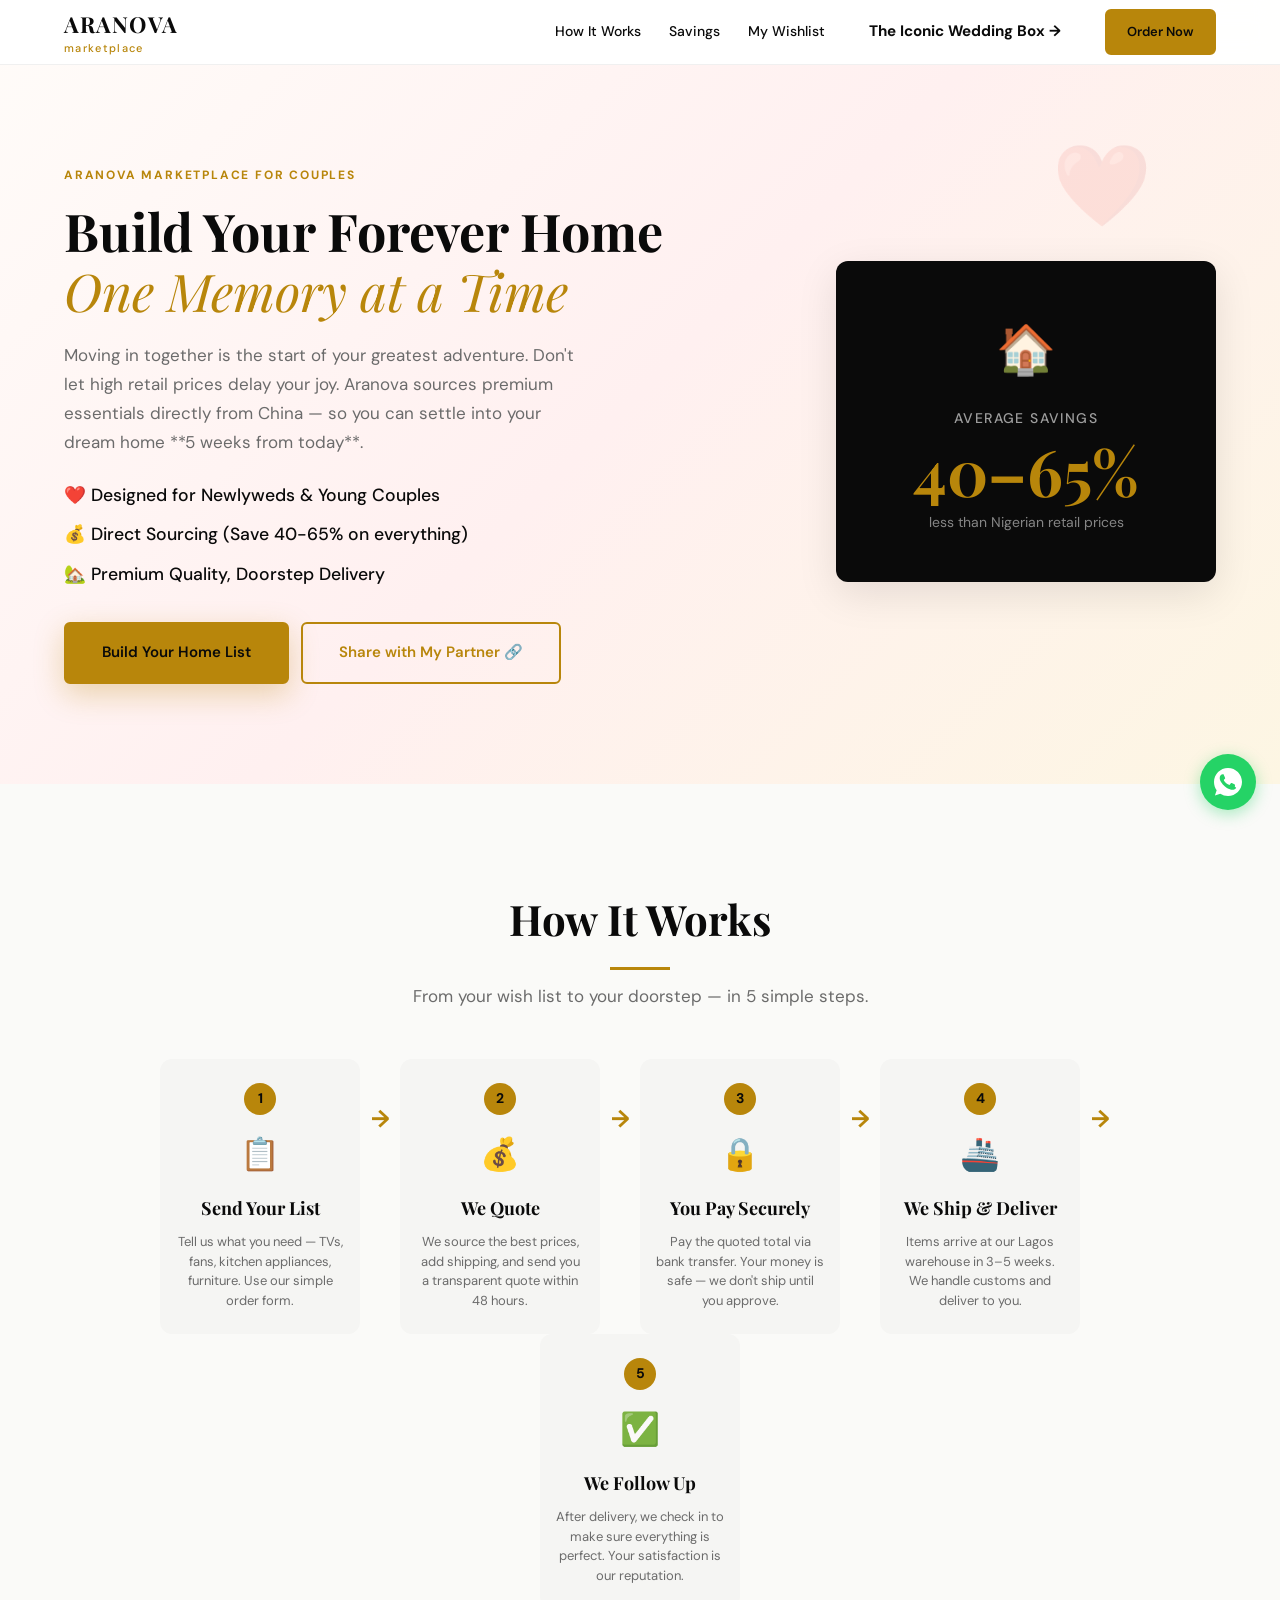
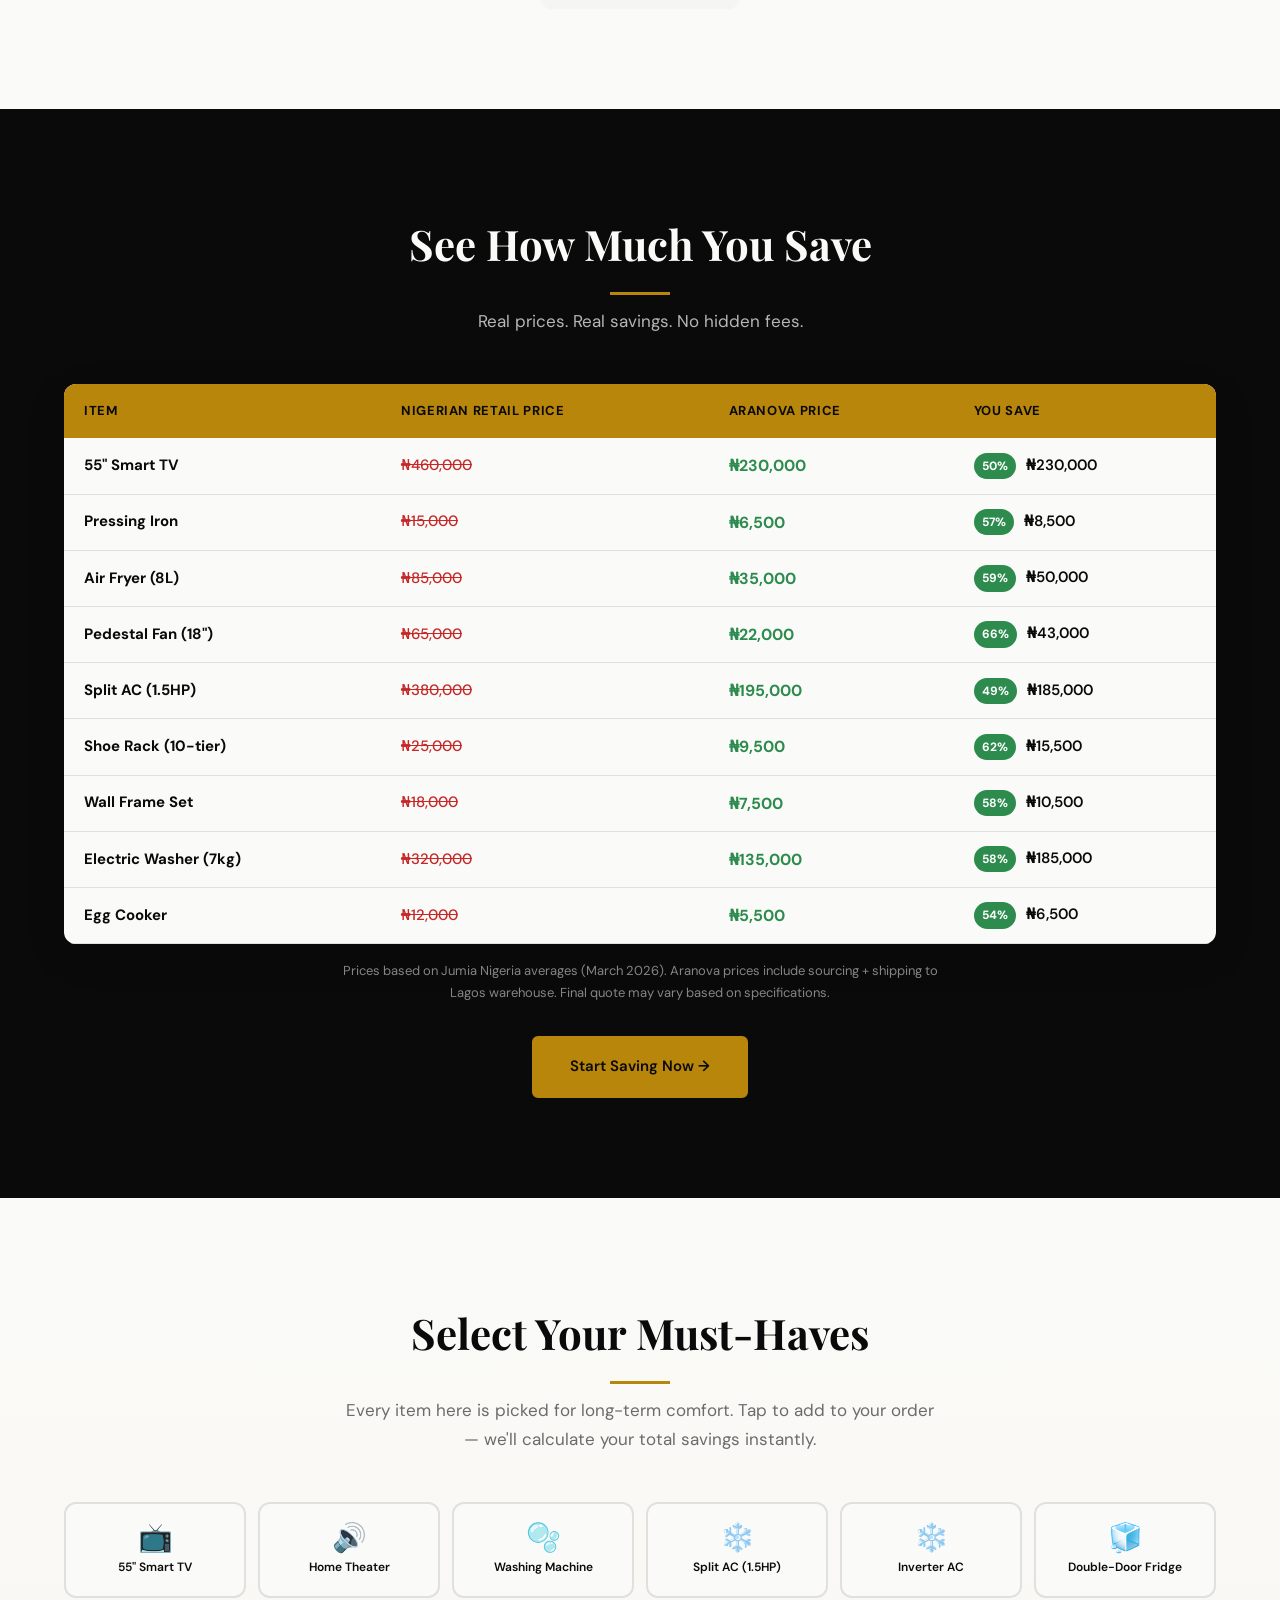
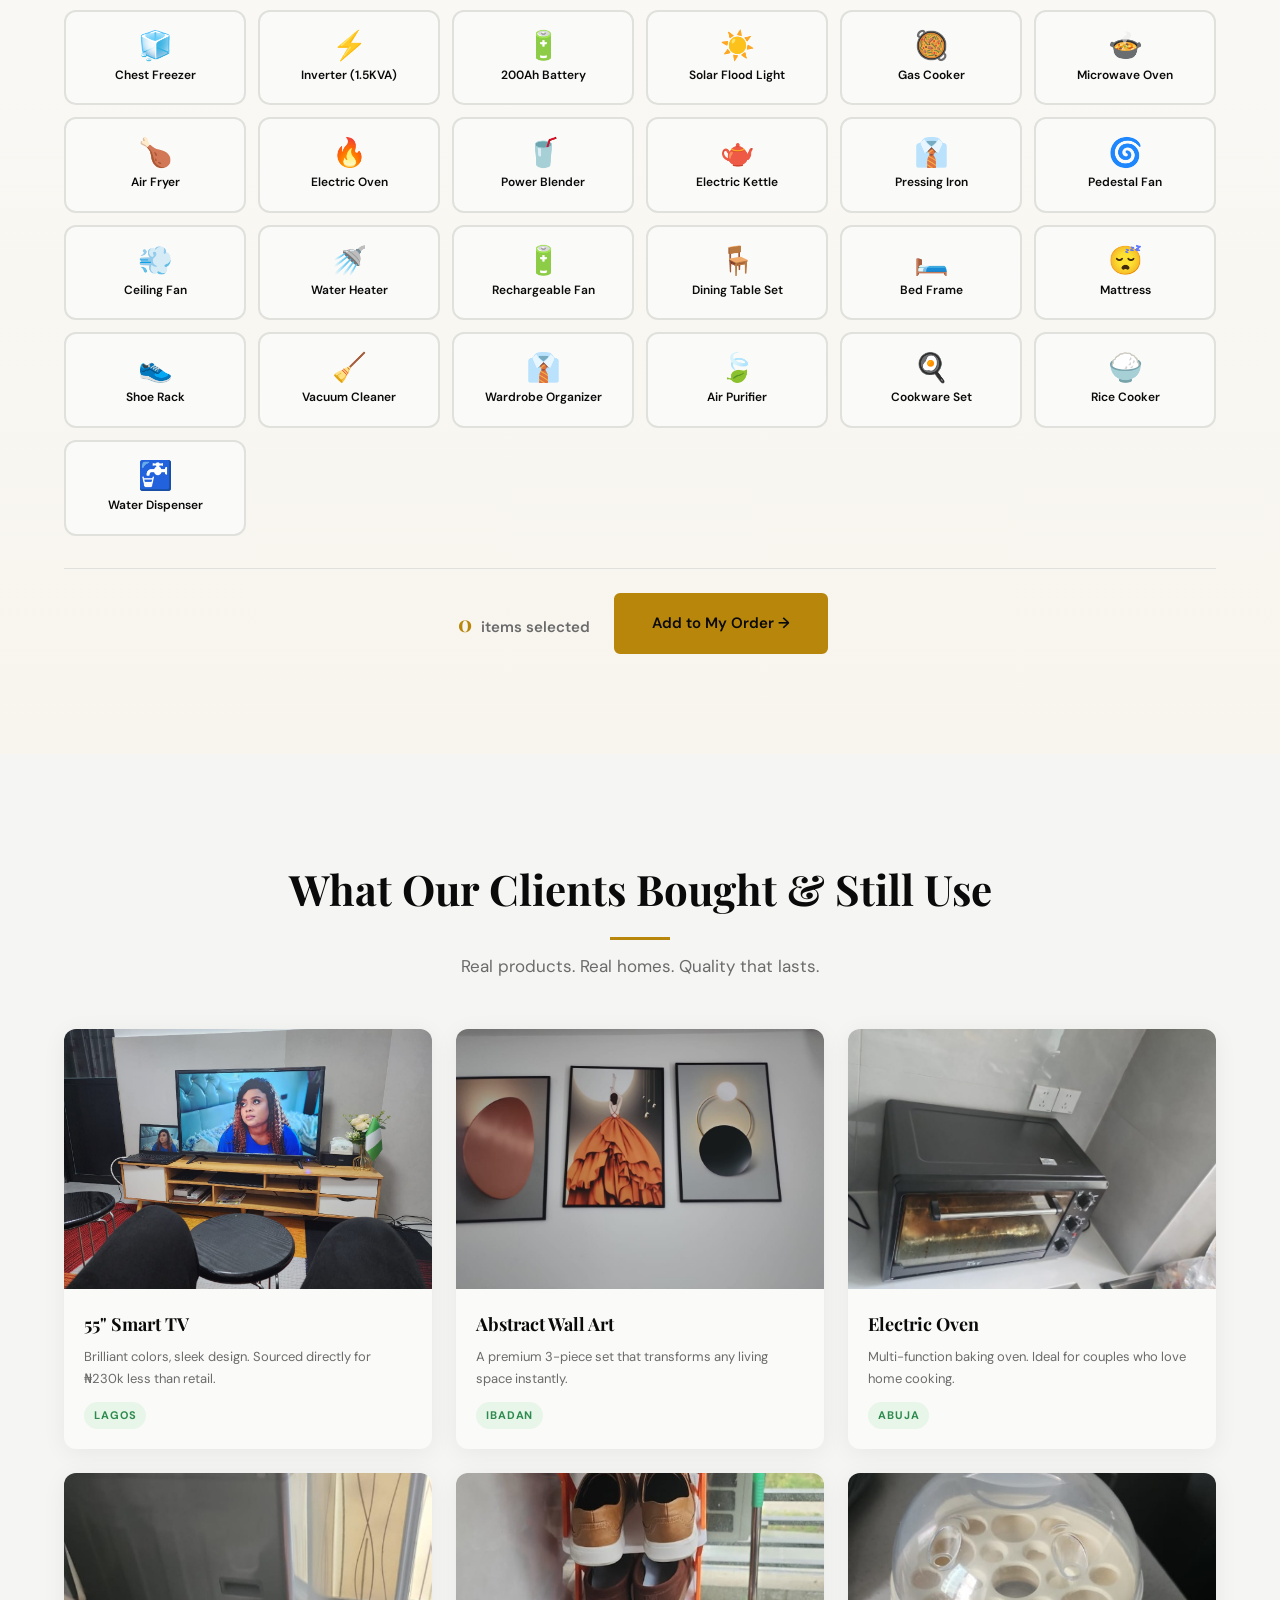
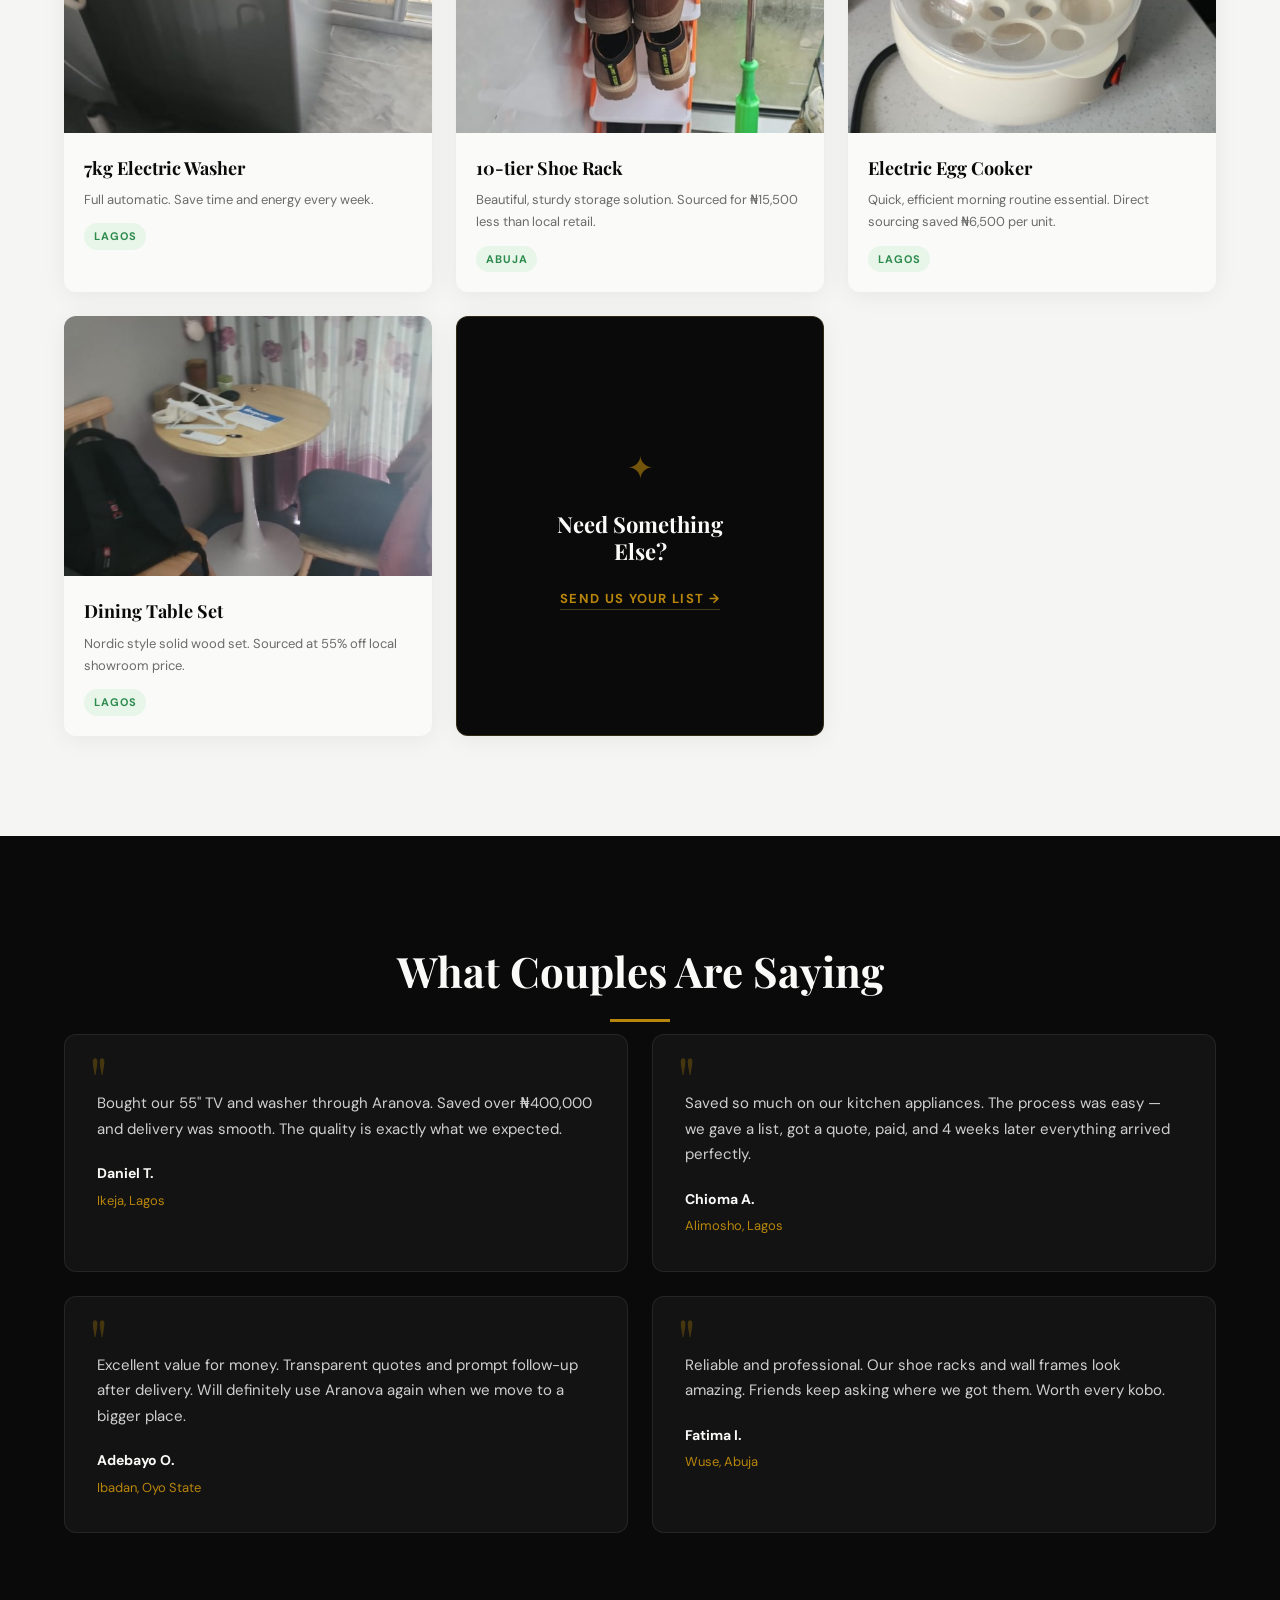
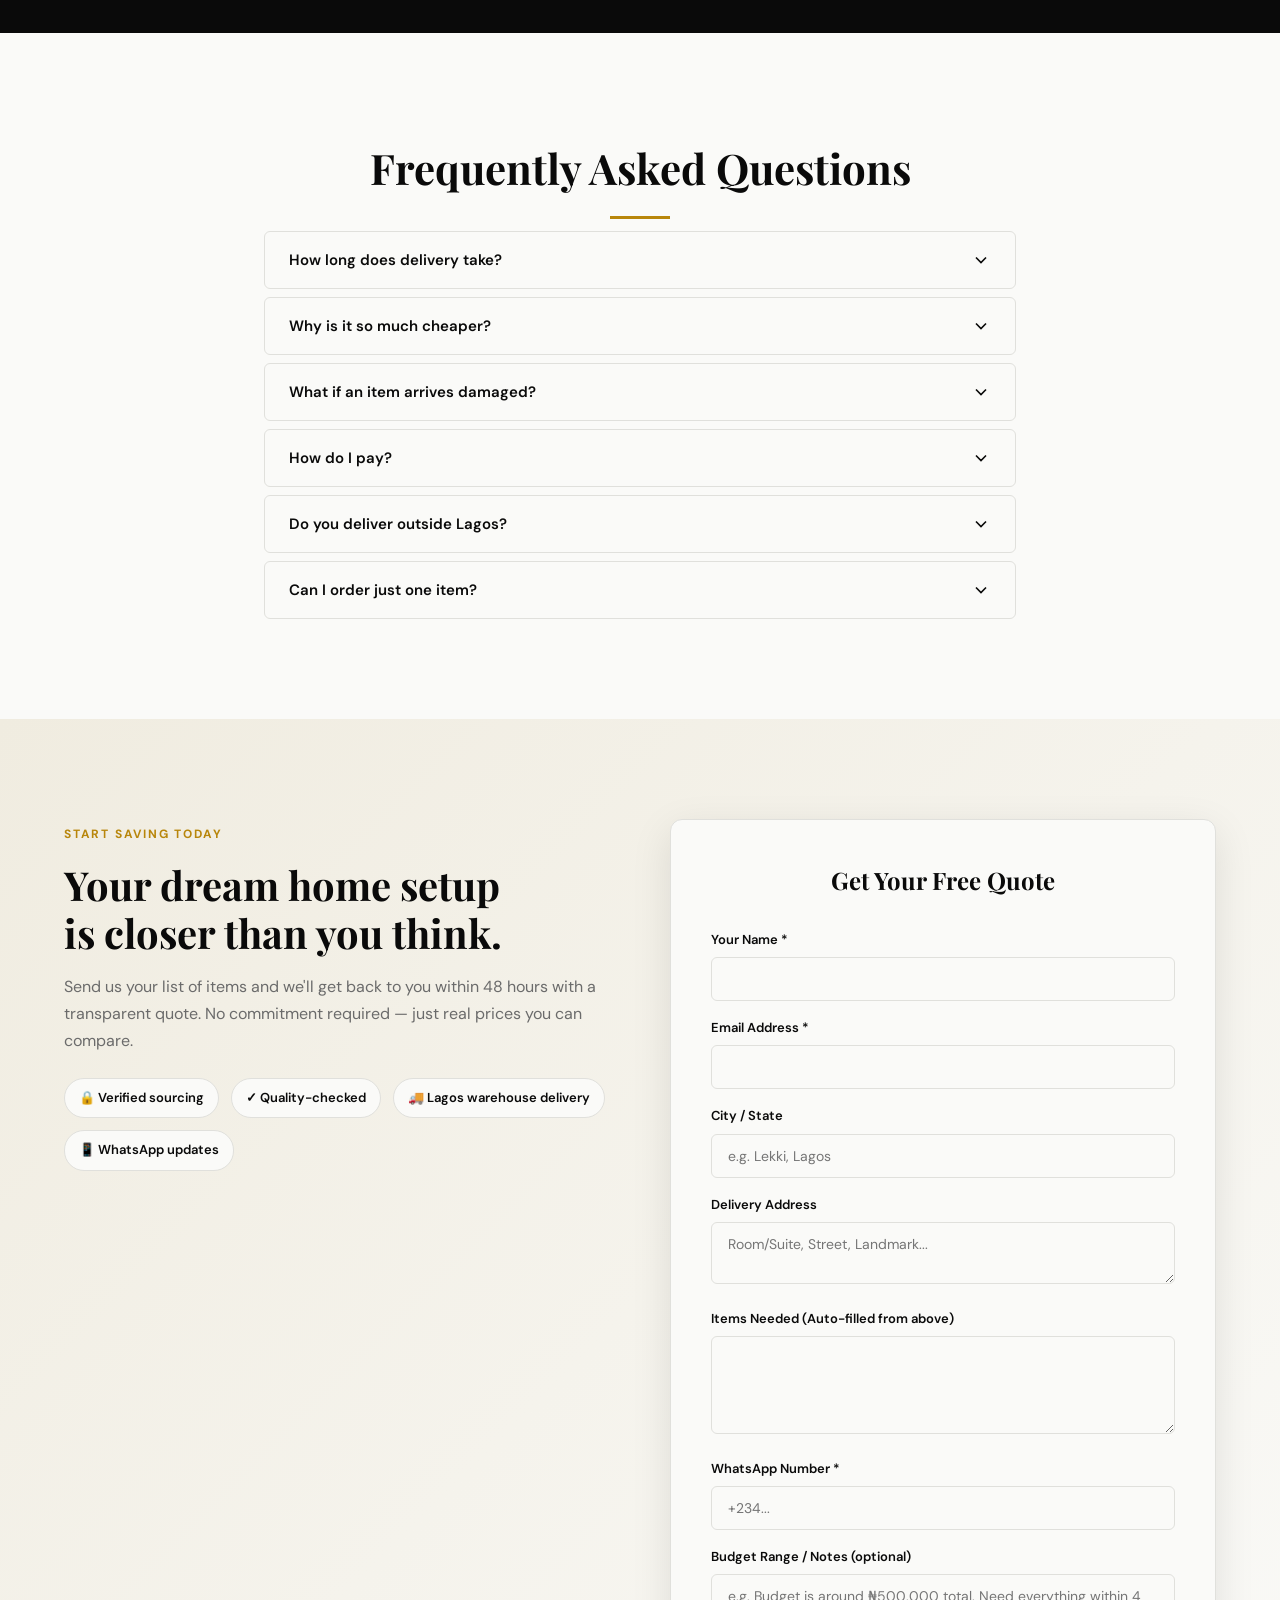
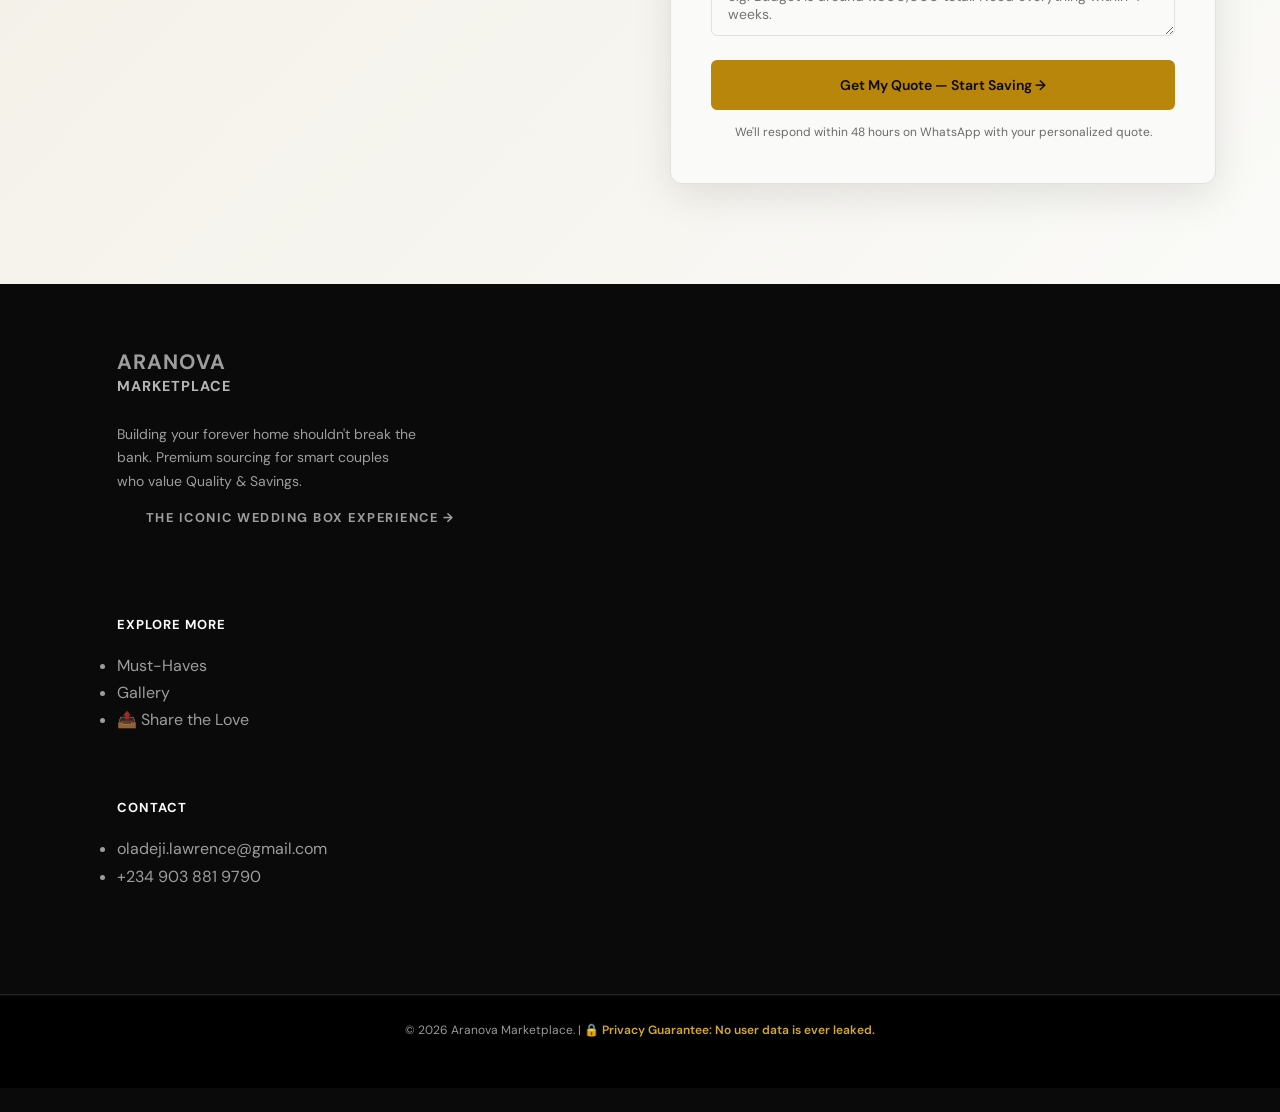
<file: marketplace/index.html>
<!DOCTYPE html>
<html lang="en">

<head>
    <meta charset="UTF-8">
    <meta name="viewport" content="width=device-width, initial-scale=1.0">
    <title>Aranova Marketplace for Couples — Save More, Settle In Faster</title>
    <meta name="description"
        content="Set up your first home without the high prices. Aranova sources quality appliances and household goods directly from China — so couples in Nigeria pay far less.">
    <meta name="keywords"
        content="cheap appliances Nigeria, home essentials Lagos, direct sourcing China, newlywed home setup">

    <!-- Open Graph -->
    <meta property="og:title" content="Aranova Marketplace for Couples — Save More, Settle In Faster">
    <meta property="og:description"
        content="Quality appliances & home essentials sourced directly — save 40-65% vs Nigerian retail prices.">
    <meta property="og:type" content="website">

    <!-- Schema -->
    <script type="application/ld+json">
  {
    "@context": "https://schema.org",
    "@type": "Store",
    "name": "Aranova Marketplace",
    "description": "Direct-sourced quality home appliances and essentials for Nigerian couples at unbeatable prices.",
    "telephone": "+2349038819790",
    "email": "oladeji.lawrence@gmail.com",
    "address": {
      "@type": "PostalAddress",
      "addressLocality": "Lagos",
      "addressCountry": "NG"
    }
  }
  </script>

    <!-- Fonts -->
    <link rel="preconnect" href="https://fonts.googleapis.com">
    <link rel="preconnect" href="https://fonts.gstatic.com" crossorigin>
    <link
        href="https://fonts.googleapis.com/css2?family=Playfair+Display:ital,wght@0,700;1,400&family=DM+Sans:wght@400;500;700&display=swap"
        rel="stylesheet">

    <link rel="stylesheet" href="marketplace.css">
</head>

<body>

    <!-- Scroll Progress -->
    <div class="scroll-progress" id="scrollProgress"></div>

    <!-- ============================================ -->
    <!-- NAVBAR                                       -->
    <!-- ============================================ -->
    <nav class="navbar" id="navbar">
        <div class="container nav-inner">
            <a href="../index.html" class="nav-logo">ARANOVA<span class="nav-logo-sub">marketplace</span></a>
            <button class="nav-toggle" id="navToggle" aria-label="Toggle menu">
                <span></span><span></span><span></span>
            </button>
            <ul class="nav-links" id="navLinks">
                <li><a href="#how-it-works" data-nav>How It Works</a></li>
                <li><a href="#savings" data-nav>Savings</a></li>
                <li><a href="#essentials" data-nav>My Wishlist</a></li>
                <li><a href="../index.html" class="nav-link-special">The Iconic Wedding Box →</a></li>
                <li><a href="#order" class="btn btn-primary btn-sm" data-nav data-cta="nav_order">Order Now</a></li>
            </ul>
        </div>
    </nav>

    <!-- ============================================ -->
    <!-- HERO SECTION                                 -->
    <!-- ============================================ -->
    <section class="hero" id="hero">
        <div class="container hero-grid">
            <div class="hero-text">
                <span class="eyebrow reveal">ARANOVA MARKETPLACE FOR COUPLES</span>
                <h1 class="reveal">Build Your Forever Home<br><em>One Memory at a Time</em></h1>
                <p class="hero-sub reveal">Moving in together is the start of your greatest adventure. Don't let high
                    retail prices delay your joy. Aranova sources premium essentials directly from China — so you can
                    settle into your dream home **5 weeks from today**.</p>
                <ul class="hero-bullets reveal">
                    <li>❤️ Designed for Newlyweds & Young Couples</li>
                    <li>💰 Direct Sourcing (Save 40-65% on everything)</li>
                    <li>🏡 Premium Quality, Doorstep Delivery</li>
                </ul>
                <div class="hero-ctas reveal">
                    <a href="#order" class="btn btn-primary btn-lg" data-cta="hero_order">Build Your Home List</a>
                    <a href="javascript:void(0)" class="btn btn-secondary btn-lg" onclick="shareWithPartner()"
                        data-cta="share_partner">Share with My Partner 🔗</a>
                </div>
            </div>
            <div class="hero-visual reveal">
                <div class="hero-card">
                    <div class="hero-card-icon">🏠</div>
                    <h3>Average Savings</h3>
                    <div class="hero-stat">40–65%</div>
                    <p>less than Nigerian retail prices</p>
                </div>
            </div>
        </div>
    </section>

    <!-- ============================================ -->
    <!-- HOW IT WORKS                                 -->
    <!-- ============================================ -->
    <section class="how-it-works" id="how-it-works">
        <div class="container">
            <h2 class="section-title reveal">How It Works</h2>
            <p class="section-subtitle reveal">From your wish list to your doorstep — in 5 simple steps.</p>
            <div class="steps-grid">
                <div class="step-card reveal">
                    <div class="step-number">1</div>
                    <div class="step-icon">📋</div>
                    <h3>Send Your List</h3>
                    <p>Tell us what you need — TVs, fans, kitchen appliances, furniture. Use our simple order form.</p>
                </div>
                <div class="step-connector reveal">→</div>
                <div class="step-card reveal">
                    <div class="step-number">2</div>
                    <div class="step-icon">💰</div>
                    <h3>We Quote</h3>
                    <p>We source the best prices, add shipping, and send you a transparent quote within 48 hours.</p>
                </div>
                <div class="step-connector reveal">→</div>
                <div class="step-card reveal">
                    <div class="step-number">3</div>
                    <div class="step-icon">🔒</div>
                    <h3>You Pay Securely</h3>
                    <p>Pay the quoted total via bank transfer. Your money is safe — we don't ship until you approve.</p>
                </div>
                <div class="step-connector reveal">→</div>
                <div class="step-card reveal">
                    <div class="step-number">4</div>
                    <div class="step-icon">🚢</div>
                    <h3>We Ship &amp; Deliver</h3>
                    <p>Items arrive at our Lagos warehouse in 3–5 weeks. We handle customs and deliver to you.</p>
                </div>
                <div class="step-connector reveal">→</div>
                <div class="step-card reveal">
                    <div class="step-number">5</div>
                    <div class="step-icon">✅</div>
                    <h3>We Follow Up</h3>
                    <p>After delivery, we check in to make sure everything is perfect. Your satisfaction is our
                        reputation.</p>
                </div>
            </div>
        </div>
    </section>

    <!-- ============================================ -->
    <!-- SAVINGS TABLE                                -->
    <!-- ============================================ -->
    <section class="savings" id="savings">
        <div class="container">
            <h2 class="section-title light reveal">See How Much You Save</h2>
            <p class="section-subtitle light reveal">Real prices. Real savings. No hidden fees.</p>
            <div class="table-wrapper reveal">
                <table class="savings-table">
                    <thead>
                        <tr>
                            <th>Item</th>
                            <th>Nigerian Retail Price</th>
                            <th>Aranova Price</th>
                            <th>You Save</th>
                        </tr>
                    </thead>
                    <tbody>
                        <tr>
                            <td><strong>55" Smart TV</strong></td>
                            <td class="price-old">₦460,000</td>
                            <td class="price-new">₦230,000</td>
                            <td class="savings-cell"><span class="savings-badge">50%</span> ₦230,000</td>
                        </tr>
                        <tr>
                            <td><strong>Pressing Iron</strong></td>
                            <td class="price-old">₦15,000</td>
                            <td class="price-new">₦6,500</td>
                            <td class="savings-cell"><span class="savings-badge">57%</span> ₦8,500</td>
                        </tr>
                        <tr>
                            <td><strong>Air Fryer (8L)</strong></td>
                            <td class="price-old">₦85,000</td>
                            <td class="price-new">₦35,000</td>
                            <td class="savings-cell"><span class="savings-badge">59%</span> ₦50,000</td>
                        </tr>
                        <tr>
                            <td><strong>Pedestal Fan (18")</strong></td>
                            <td class="price-old">₦65,000</td>
                            <td class="price-new">₦22,000</td>
                            <td class="savings-cell"><span class="savings-badge">66%</span> ₦43,000</td>
                        </tr>
                        <tr>
                            <td><strong>Split AC (1.5HP)</strong></td>
                            <td class="price-old">₦380,000</td>
                            <td class="price-new">₦195,000</td>
                            <td class="savings-cell"><span class="savings-badge">49%</span> ₦185,000</td>
                        </tr>
                        <tr>
                            <td><strong>Shoe Rack (10-tier)</strong></td>
                            <td class="price-old">₦25,000</td>
                            <td class="price-new">₦9,500</td>
                            <td class="savings-cell"><span class="savings-badge">62%</span> ₦15,500</td>
                        </tr>
                        <tr>
                            <td><strong>Wall Frame Set</strong></td>
                            <td class="price-old">₦18,000</td>
                            <td class="price-new">₦7,500</td>
                            <td class="savings-cell"><span class="savings-badge">58%</span> ₦10,500</td>
                        </tr>
                        <tr>
                            <td><strong>Electric Washer (7kg)</strong></td>
                            <td class="price-old">₦320,000</td>
                            <td class="price-new">₦135,000</td>
                            <td class="savings-cell"><span class="savings-badge">58%</span> ₦185,000</td>
                        </tr>
                        <tr>
                            <td><strong>Egg Cooker</strong></td>
                            <td class="price-old">₦12,000</td>
                            <td class="price-new">₦5,500</td>
                            <td class="savings-cell"><span class="savings-badge">54%</span> ₦6,500</td>
                        </tr>
                    </tbody>
                </table>
            </div>
            <p class="table-note reveal">Prices based on Jumia Nigeria averages (March 2026). Aranova prices include
                sourcing
                + shipping to Lagos warehouse. Final quote may vary based on specifications.</p>
            <div style="text-align:center;margin-top:2rem;">
                <a href="#order" class="btn btn-primary btn-lg" data-cta="table_order">Start Saving Now →</a>
            </div>
        </div>
    </section>

    <!-- ============================================ -->
    <!-- ESSENTIALS CHECKLIST                         -->
    <!-- ============================================ -->
    <section class="essentials" id="essentials">
        <div class="container">
            <h2 class="section-title reveal">Select Your Must-Haves</h2>
            <p class="section-subtitle reveal">Every item here is picked for long-term comfort. Tap to add to your order
                — we'll calculate your total savings instantly.</p>
            <div class="essentials-grid">
                <button class="essential-item reveal" data-item="55&quot; Smart TV">
                    <span class="essential-icon">📺</span>
                    <span class="essential-name">55" Smart TV</span>
                </button>
                <button class="essential-item reveal" data-item="Home Theater System">
                    <span class="essential-icon">🔊</span>
                    <span class="essential-name">Home Theater</span>
                </button>
                <button class="essential-item reveal" data-item="Washing Machine 7kg">
                    <span class="essential-icon">🫧</span>
                    <span class="essential-name">Washing Machine</span>
                </button>
                <button class="essential-item reveal" data-item="Split AC 1.5HP">
                    <span class="essential-icon">❄️</span>
                    <span class="essential-name">Split AC (1.5HP)</span>
                </button>
                <button class="essential-item reveal" data-item="Inverter AC 1.5HP">
                    <span class="essential-icon">❄️</span>
                    <span class="essential-name">Inverter AC</span>
                </button>
                <button class="essential-item reveal" data-item="Double Door Refrigerator">
                    <span class="essential-icon">🧊</span>
                    <span class="essential-name">Double-Door Fridge</span>
                </button>
                <button class="essential-item reveal" data-item="Chest Freezer (Deep Freeze)">
                    <span class="essential-icon">🧊</span>
                    <span class="essential-name">Chest Freezer</span>
                </button>
                <button class="essential-item reveal" data-item="Inverter System (1.5KVA)">
                    <span class="essential-icon">⚡</span>
                    <span class="essential-name">Inverter (1.5KVA)</span>
                </button>
                <button class="essential-item reveal" data-item="Battery Bank (200Ah)">
                    <span class="essential-icon">🔋</span>
                    <span class="essential-name">200Ah Battery</span>
                </button>
                <button class="essential-item reveal" data-item="Solar Security Light">
                    <span class="essential-icon">☀️</span>
                    <span class="essential-name">Solar Flood Light</span>
                </button>
                <button class="essential-item reveal" data-item="Gas Cooker (2-Burner)">
                    <span class="essential-icon">🥘</span>
                    <span class="essential-name">Gas Cooker</span>
                </button>
                <button class="essential-item reveal" data-item="Microwave Oven">
                    <span class="essential-icon">🍲</span>
                    <span class="essential-name">Microwave Oven</span>
                </button>
                <button class="essential-item reveal" data-item="Air Fryer 8L">
                    <span class="essential-icon">🍗</span>
                    <span class="essential-name">Air Fryer</span>
                </button>
                <button class="essential-item reveal" data-item="Electric Oven">
                    <span class="essential-icon">🔥</span>
                    <span class="essential-name">Electric Oven</span>
                </button>
                <button class="essential-item reveal" data-item="High-Power Blender">
                    <span class="essential-icon">🥤</span>
                    <span class="essential-name">Power Blender</span>
                </button>
                <button class="essential-item reveal" data-item="Electric Kettle">
                    <span class="essential-icon">🫖</span>
                    <span class="essential-name">Electric Kettle</span>
                </button>
                <button class="essential-item reveal" data-item="Pressing Iron">
                    <span class="essential-icon">👔</span>
                    <span class="essential-name">Pressing Iron</span>
                </button>
                <button class="essential-item reveal" data-item="Pedestal Fan 18&quot;">
                    <span class="essential-icon">🌀</span>
                    <span class="essential-name">Pedestal Fan</span>
                </button>
                <button class="essential-item reveal" data-item="Ceiling Fan">
                    <span class="essential-icon">💨</span>
                    <span class="essential-name">Ceiling Fan</span>
                </button>
                <button class="essential-item reveal" data-item="Water Heater (Tower)">
                    <span class="essential-icon">🚿</span>
                    <span class="essential-name">Water Heater</span>
                </button>
                <button class="essential-item reveal" data-item="Rechargeable Fan">
                    <span class="essential-icon">🔋</span>
                    <span class="essential-name">Rechargeable Fan</span>
                </button>
                <button class="essential-item reveal" data-item="Dining Table Set">
                    <span class="essential-icon">🪑</span>
                    <span class="essential-name">Dining Table Set</span>
                </button>
                <button class="essential-item reveal" data-item="Bed Frame (Queen)">
                    <span class="essential-icon">🛏️</span>
                    <span class="essential-name">Bed Frame</span>
                </button>
                <button class="essential-item reveal" data-item="Mattress (Queen)">
                    <span class="essential-icon">😴</span>
                    <span class="essential-name">Mattress</span>
                </button>
                <button class="essential-item reveal" data-item="Shoe Rack (10-tier)" data-savings="45000">
                    <span class="essential-icon">👟</span>
                    <span class="essential-name">Shoe Rack</span>
                </button>
                <button class="essential-item reveal" data-item="Vacuum Cleaner" data-savings="65000">
                    <span class="essential-icon">🧹</span>
                    <span class="essential-name">Vacuum Cleaner</span>
                </button>
                <button class="essential-item reveal" data-item="Wardrobe Organizer" data-savings="35000">
                    <span class="essential-icon">👔</span>
                    <span class="essential-name">Wardrobe Organizer</span>
                </button>
                <button class="essential-item reveal" data-item="Air Purifier" data-savings="85000">
                    <span class="essential-icon">🍃</span>
                    <span class="essential-name">Air Purifier</span>
                </button>
                <button class="essential-item reveal" data-item="Kitchen Cookware Set" data-savings="90000">
                    <span class="essential-icon">🍳</span>
                    <span class="essential-name">Cookware Set</span>
                </button>
                <button class="essential-item reveal" data-item="Rice Cooker" data-savings="40000">
                    <span class="essential-icon">🍚</span>
                    <span class="essential-name">Rice Cooker</span>
                </button>
                <button class="essential-item reveal" data-item="Water Dispenser" data-savings="55000">
                    <span class="essential-icon">🚰</span>
                    <span class="essential-name">Water Dispenser</span>
                </button>
            </div>
            <div class="essentials-footer reveal">
                <div class="essentials-count"><span id="essentialsCount">0</span> items selected</div>
                <a href="#order" class="btn btn-primary btn-lg" id="essentialsCTA" data-cta="essentials_order">Add to My
                    Order →</a>
            </div>
        </div>
    </section>

    <!-- ============================================ -->
    <!-- PRODUCT GALLERY                              -->
    <!-- ============================================ -->
    <section class="gallery" id="gallery">
        <div class="container">
            <h2 class="section-title reveal">What Our Clients Bought &amp; Still Use</h2>
            <p class="section-subtitle reveal">Real products. Real homes. Quality that lasts.</p>
            <div class="product-grid">
                <div class="product-card reveal">
                    <div class="product-image">
                        <img src="assets/smart-tv.jpeg" alt="Smart TV set up in a modern living room" loading="lazy"
                            width="400" height="400">
                    </div>
                    <div class="product-info">
                        <h3>55" Smart TV</h3>
                        <p>Brilliant colors, sleek design. Sourced directly for ₦230k less than retail.</p>
                        <span class="product-tag">Lagos</span>
                    </div>
                </div>
                <div class="product-card reveal">
                    <div class="product-image">
                        <img src="assets/wall-art.jpeg" alt="3-piece abstract wall art art set" loading="lazy"
                            width="400" height="400">
                    </div>
                    <div class="product-info">
                        <h3>Abstract Wall Art</h3>
                        <p>A premium 3-piece set that transforms any living space instantly.</p>
                        <span class="product-tag">Ibadan</span>
                    </div>
                </div>
                <div class="product-card reveal">
                    <div class="product-image">
                        <img src="assets/electric-oven.jpg" alt="Electric oven toaster" loading="lazy" width="400"
                            height="400">
                    </div>
                    <div class="product-info">
                        <h3>Electric Oven</h3>
                        <p>Multi-function baking oven. Ideal for couples who love home cooking.</p>
                        <span class="product-tag">Abuja</span>
                    </div>
                </div>
                <div class="product-card reveal">
                    <div class="product-image">
                        <img src="assets/washing-machine.jpg" alt="7kg automatic washing machine" loading="lazy"
                            width="400" height="500">
                    </div>
                    <div class="product-info">
                        <h3>7kg Electric Washer</h3>
                        <p>Full automatic. Save time and energy every week.</p>
                        <span class="product-tag">Lagos</span>
                    </div>
                </div>
                <div class="product-card reveal">
                    <div class="product-image">
                        <img src="assets/shoe-rack.jpg" alt="10-tier Shoe Rack" loading="lazy" width="400" height="400">
                    </div>
                    <div class="product-info">
                        <h3>10-tier Shoe Rack</h3>
                        <p>Beautiful, sturdy storage solution. Sourced for ₦15,500 less than local retail.</p>
                        <span class="product-tag">Abuja</span>
                    </div>
                </div>
                <div class="product-card reveal">
                    <div class="product-image">
                        <img src="assets/egg-cooker.jpg" alt="Electric Egg Cooker" loading="lazy" width="400"
                            height="400">
                    </div>
                    <div class="product-info">
                        <h3>Electric Egg Cooker</h3>
                        <p>Quick, efficient morning routine essential. Direct sourcing saved ₦6,500 per unit.</p>
                        <span class="product-tag">Lagos</span>
                    </div>
                </div>
                <div class="product-card reveal">
                    <div class="product-image">
                        <img src="assets/dining-set.jpg" alt="Round dining table with chairs" loading="lazy" width="400"
                            height="400">
                    </div>
                    <div class="product-info">
                        <h3>Dining Table Set</h3>
                        <p>Nordic style solid wood set. Sourced at 55% off local showroom price.</p>
                        <span class="product-tag">Lagos</span>
                    </div>
                </div>
                <!-- 6th CTA card -->
                <a href="#order" class="product-card product-cta-card reveal">
                    <div class="product-cta-content">
                        <span class="product-cta-icon">✦</span>
                        <h3>Need Something<br>Else?</h3>
                        <span class="product-cta-link">Send Us Your List →</span>
                    </div>
                </a>
            </div>
        </div>
    </section>

    <!-- ============================================ -->
    <!-- TESTIMONIALS                                 -->
    <!-- ============================================ -->
    <section class="testimonials" id="testimonials">
        <div class="container">
            <h2 class="section-title light reveal">What Couples Are Saying</h2>
            <div class="testimonials-grid">
                <div class="testimonial-card reveal">
                    <span class="quote-mark">"</span>
                    <p>Bought our 55" TV and washer through Aranova. Saved over ₦400,000 and delivery was smooth. The
                        quality is
                        exactly what we expected.</p>
                    <div class="testimonial-author">
                        <strong>Daniel T.</strong>
                        <span>Ikeja, Lagos</span>
                    </div>
                </div>
                <div class="testimonial-card reveal">
                    <span class="quote-mark">"</span>
                    <p>Saved so much on our kitchen appliances. The process was easy — we gave a list, got a quote,
                        paid, and 4
                        weeks later everything arrived perfectly.</p>
                    <div class="testimonial-author">
                        <strong>Chioma A.</strong>
                        <span>Alimosho, Lagos</span>
                    </div>
                </div>
                <div class="testimonial-card reveal">
                    <span class="quote-mark">"</span>
                    <p>Excellent value for money. Transparent quotes and prompt follow-up after delivery. Will
                        definitely use
                        Aranova again when we move to a bigger place.</p>
                    <div class="testimonial-author">
                        <strong>Adebayo O.</strong>
                        <span>Ibadan, Oyo State</span>
                    </div>
                </div>
                <div class="testimonial-card reveal">
                    <span class="quote-mark">"</span>
                    <p>Reliable and professional. Our shoe racks and wall frames look amazing. Friends keep asking where
                        we got
                        them. Worth every kobo.</p>
                    <div class="testimonial-author">
                        <strong>Fatima I.</strong>
                        <span>Wuse, Abuja</span>
                    </div>
                </div>
            </div>
        </div>
    </section>

    <!-- ============================================ -->
    <!-- FAQ                                          -->
    <!-- ============================================ -->
    <section class="faq" id="faq">
        <div class="container narrow">
            <h2 class="section-title reveal">Frequently Asked Questions</h2>
            <div class="faq-list">
                <div class="faq-item reveal">
                    <button class="faq-question" aria-expanded="false">
                        <span>How long does delivery take?</span>
                        <svg class="faq-chevron" viewBox="0 0 24 24" fill="none" stroke="currentColor" stroke-width="2">
                            <path d="M6 9l6 6 6-6" />
                        </svg>
                    </button>
                    <div class="faq-answer">
                        <p>Typical delivery takes 3–5 weeks from payment. This includes sourcing time, quality checks,
                            shipping,
                            and customs clearance. We keep you updated at every stage via WhatsApp.</p>
                    </div>
                </div>
                <div class="faq-item reveal">
                    <button class="faq-question" aria-expanded="false">
                        <span>Why is it so much cheaper?</span>
                        <svg class="faq-chevron" viewBox="0 0 24 24" fill="none" stroke="currentColor" stroke-width="2">
                            <path d="M6 9l6 6 6-6" />
                        </svg>
                    </button>
                    <div class="faq-answer">
                        <p>We source directly from verified suppliers and consolidate shipments. Nigerian retailers add
                            multiple
                            layers of markup — importers, distributors, and retail margins. We cut all of that out for
                            you.</p>
                    </div>
                </div>
                <div class="faq-item reveal">
                    <button class="faq-question" aria-expanded="false">
                        <span>What if an item arrives damaged?</span>
                        <svg class="faq-chevron" viewBox="0 0 24 24" fill="none" stroke="currentColor" stroke-width="2">
                            <path d="M6 9l6 6 6-6" />
                        </svg>
                    </button>
                    <div class="faq-answer">
                        <p>We perform quality checks before shipping. In the rare event of damage during transit, we
                            will work with
                            you on a replacement or refund. We follow up after every delivery to ensure satisfaction.
                        </p>
                    </div>
                </div>
                <div class="faq-item reveal">
                    <button class="faq-question" aria-expanded="false">
                        <span>How do I pay?</span>
                        <svg class="faq-chevron" viewBox="0 0 24 24" fill="none" stroke="currentColor" stroke-width="2">
                            <path d="M6 9l6 6 6-6" />
                        </svg>
                    </button>
                    <div class="faq-answer">
                        <p>We accept bank transfer to our verified Nigerian bank account. Once payment confirms, we
                            begin sourcing
                            immediately. Full payment details are shared in your quote.</p>
                    </div>
                </div>
                <div class="faq-item reveal">
                    <button class="faq-question" aria-expanded="false">
                        <span>Do you deliver outside Lagos?</span>
                        <svg class="faq-chevron" viewBox="0 0 24 24" fill="none" stroke="currentColor" stroke-width="2">
                            <path d="M6 9l6 6 6-6" />
                        </svg>
                    </button>
                    <div class="faq-answer">
                        <p>Yes — we deliver nationwide. Items arrive at our Lagos warehouse first, then we arrange
                            delivery to
                            Abuja, Ibadan, Port Harcourt, and other cities. Delivery cost outside Lagos is quoted
                            separately.</p>
                    </div>
                </div>
                <div class="faq-item reveal">
                    <button class="faq-question" aria-expanded="false">
                        <span>Can I order just one item?</span>
                        <svg class="faq-chevron" viewBox="0 0 24 24" fill="none" stroke="currentColor" stroke-width="2">
                            <path d="M6 9l6 6 6-6" />
                        </svg>
                    </button>
                    <div class="faq-answer">
                        <p>Absolutely. Whether it's a single TV or a full home setup, we source for you. However,
                            ordering multiple
                            items together saves you more on shipping per unit.</p>
                    </div>
                </div>
            </div>
        </div>
    </section>

    <!-- ============================================ -->
    <!-- ORDER FORM                                   -->
    <!-- ============================================ -->
    <section class="order-section" id="order">
        <div class="container order-grid">
            <div class="order-text">
                <span class="eyebrow gold reveal">START SAVING TODAY</span>
                <h2 class="reveal">Your dream home setup<br>is closer than you think.</h2>
                <p class="reveal">Send us your list of items and we'll get back to you within 48 hours with a
                    transparent
                    quote. No commitment required — just real prices you can compare.</p>
                <div class="trust-row reveal">
                    <span class="trust-item">🔒 Verified sourcing</span>
                    <span class="trust-item">✓ Quality-checked</span>
                    <span class="trust-item">🚚 Lagos warehouse delivery</span>
                    <span class="trust-item">📱 WhatsApp updates</span>
                </div>
            </div>
            <div class="order-form-card reveal">
                <h3>Get Your Free Quote</h3>
                <form id="orderForm" action="https://formspree.io/f/mjgpknve" method="POST">
                    <div class="form-group">
                        <label for="formName">Your Name *</label>
                        <input type="text" id="formName" name="name" required autocomplete="name">
                    </div>
                    <div class="form-group">
                        <label for="formEmail">Email Address *</label>
                        <input type="email" id="formEmail" name="email" required autocomplete="email">
                    </div>
                    <div class="form-group">
                        <label for="formCity">City / State</label>
                        <input type="text" id="formCity" name="city" placeholder="e.g. Lekki, Lagos" required>
                    </div>
                    <div class="form-group">
                        <label for="formAddress">Delivery Address</label>
                        <textarea id="formAddress" name="address" placeholder="Room/Suite, Street, Landmark..." rows="2"
                            required></textarea>
                    </div>
                    <div class="form-group">
                        <label for="formItems">Items Needed (Auto-filled from above)</label>
                        <textarea id="formItems" name="items" rows="4" readonly required></textarea>
                    </div>
                    <div class="form-group">
                        <label for="formPhone">WhatsApp Number *</label>
                        <input type="tel" id="formPhone" name="phone" required placeholder="+234..." autocomplete="tel">
                    </div>
                    <div class="form-group">
                        <label for="formBudget">Budget Range / Notes (optional)</label>
                        <textarea id="formBudget" name="budget_notes" rows="2"
                            placeholder="e.g. Budget is around ₦500,000 total. Need everything within 4 weeks."></textarea>
                    </div>
                    <button type="submit" class="btn btn-primary btn-full" data-cta="form_submit">Get My Quote — Start
                        Saving
                        →</button>
                    <p class="form-note">We'll respond within 48 hours on WhatsApp with your personalized quote.</p>
                </form>
            </div>
        </div>
    </section>

    <!-- ============================================ -->
    <!-- FOOTER                                       -->
    <!-- ============================================ -->
    <footer class="footer">
        <div class="footer-top">
            <div class="container">
                <div class="footer-grid">
                    <div class="footer-col reveal">
                        <h3 class="luxury-logo">ARANOVA <span class="sub">marketplace</span></h3>
                        <p>Building your forever home shouldn't break the bank. Premium sourcing for smart couples who
                            value Quality & Savings.</p>
                        <a href="../index.html" class="btn btn-gold-luxury">The Iconic Wedding Box Experience →</a>
                    </div>
                    <div class="footer-col reveal">
                        <h4>Explore More</h4>
                        <ul>
                            <li><a href="#essentials">Must-Haves</a></li>
                            <li><a href="#gallery">Gallery</a></li>
                            <li><a href="javascript:void(0)" onclick="shareToSocial()">📤 Share the Love</a></li>
                        </ul>
                    </div>
                    <div class="footer-col reveal">
                        <h4>Contact</h4>
                        <ul>
                            <li><a href="mailto:oladeji.lawrence@gmail.com">oladeji.lawrence@gmail.com</a></li>
                            <li><a href="https://wa.me/2349038819790" target="_blank">+234 903 881 9790</a></li>
                        </ul>
                    </div>
                </div>
            </div>
        </div>
        <div class="footer-bottom">
            <div class="container">
                <p>&copy; 2026 Aranova Marketplace. | <span class="privacy-lock">🔒 Privacy Guarantee: No user data is
                        ever leaked.</span></p>
            </div>
        </div>
    </footer>

    <!-- WhatsApp Float -->
    <a href="https://wa.me/2349038819790?text=Hi%20Aranova%20Marketplace%2C%20I%27d%20like%20to%20get%20a%20quote%20for%20some%20items."
        class="whatsapp-float" target="_blank" rel="noopener" aria-label="Chat on WhatsApp" data-cta="whatsapp_float">
        <svg viewBox="0 0 32 32" width="28" height="28" fill="white">
            <path
                d="M16.004 0h-.008C7.174 0 0 7.176 0 16.004c0 3.5 1.128 6.744 3.046 9.378L1.054 31.29l6.118-1.958A15.9 15.9 0 0016.004 32C24.826 32 32 24.826 32 16.004S24.826 0 16.004 0zm9.336 22.594c-.39 1.1-1.932 2.014-3.168 2.28-.846.18-1.95.322-5.668-1.218-4.762-1.97-7.826-6.8-8.064-7.114-.232-.314-1.906-2.54-1.906-4.842s1.204-3.436 1.634-3.906c.39-.426 1.028-.638 1.638-.638.198 0 .374.02.534.036.43.018.644.044.928.716.354.842 1.216 2.962 1.322 3.178.108.216.216.5.072.794-.138.3-.258.432-.474.684-.216.252-.424.446-.64.718-.198.234-.42.486-.178.93.242.444 1.078 1.778 2.314 2.88 1.59 1.416 2.928 1.854 3.348 2.062.43.216.676.18.928-.108.252-.288 1.076-1.254 1.362-1.684.282-.43.568-.358.952-.216.39.144 2.464 1.162 2.886 1.374.424.216.704.322.81.5.104.178.104 1.034-.286 2.134z" />
        </svg>
    </a>

    <!-- Mobile Sticky CTA -->
    <div class="mobile-sticky-cta">
        <a href="#order" class="btn btn-primary btn-full" data-cta="mobile_order">Get My Quote — Start Saving</a>
    </div>

    <script src="marketplace.js"></script>

    <!-- Lightbox -->
    <div class="lightbox" id="lightbox" role="dialog" aria-modal="true">
        <button class="lightbox-close" id="lightboxClose" aria-label="Close">&times;</button>
        <img class="lightbox-img" id="lightboxImg" alt="">
    </div>
</body>

</html>
</file>
<file: styles.css>
/* ═══════════════════════════════════════
   ARANOVA — Design System & Styles
   ═══════════════════════════════════════ */

/* ─── CSS Custom Properties ─── */
:root {
  --black: #0A0A0A;
  --gold: #C9A84C;
  --gold-dark: #B8933E;
  --white: #FFFFFF;
  --blush: #F5E6E0;
  --charcoal: #2A2A2A;
  --off-white: #FAF9F7;
  --grey: #999999;
  --grey-dark: #555555;
  --grey-light: #888888;
  --green-wa: #25D366;

  --font-heading: 'Playfair Display', Georgia, serif;
  --font-body: 'DM Sans', -apple-system, BlinkMacSystemFont, sans-serif;

  --nav-height: 70px;
  --container-max: 1200px;
  --container-narrow: 800px;

  --ease-out: cubic-bezier(0.22, 1, 0.36, 1);
  --ease-in-out: cubic-bezier(0.45, 0, 0.55, 1);
}

/* ─── Reset & Base ─── */
*,
*::before,
*::after {
  box-sizing: border-box;
  margin: 0;
  padding: 0;
}

html {
  scroll-behavior: smooth;
  -webkit-font-smoothing: antialiased;
}

body {
  font-family: var(--font-body);
  font-weight: 400;
  color: var(--charcoal);
  background: var(--white);
  line-height: 1.6;
  overflow-x: hidden;
}

img {
  max-width: 100%;
  height: auto;
  display: block;
}

a {
  text-decoration: none;
  color: inherit;
}

ul {
  list-style: none;
}

button {
  border: none;
  background: none;
  cursor: pointer;
  font-family: inherit;
}

input,
select,
textarea {
  font-family: var(--font-body);
  font-size: 15px;
  border: 1px solid #ddd;
  border-radius: 6px;
  padding: 12px 14px;
  width: 100%;
  background: var(--white);
  transition: border-color 0.2s;
}

input:focus,
select:focus,
textarea:focus {
  outline: none;
  border-color: var(--gold);
}

select {
  cursor: pointer;
  appearance: none;
  background-image: url("data:image/svg+xml,%3Csvg viewBox='0 0 12 8' fill='none' xmlns='http://www.w3.org/2000/svg'%3E%3Cpath d='M1 1l5 5 5-5' stroke='%23999' stroke-width='1.5' stroke-linecap='round'/%3E%3C/svg%3E");
  background-repeat: no-repeat;
  background-position: right 14px center;
  background-size: 12px;
  padding-right: 36px;
}

/* ─── Utility ─── */
.container {
  max-width: var(--container-max);
  margin: 0 auto;
  padding: 0 24px;
}

.container.narrow {
  max-width: var(--container-narrow);
}

.eyebrow {
  display: inline-block;
  font-family: var(--font-body);
  font-weight: 500;
  font-size: 12px;
  letter-spacing: 0.1em;
  text-transform: uppercase;
  color: var(--gold);
  margin-bottom: 20px;
}

.eyebrow.gold {
  color: var(--gold);
}

.section-title {
  font-family: var(--font-heading);
  font-weight: 700;
  font-size: clamp(32px, 5vw, 44px);
  color: var(--black);
  text-align: center;
  margin-bottom: 20px;
  position: relative;
}

.section-title::after {
  content: '';
  display: block;
  width: 0;
  height: 2px;
  background: var(--gold);
  margin: 16px auto 0;
  transition: width 0.8s var(--ease-out);
}

.section-title.revealed::after {
  width: 60px;
}

.section-title.light {
  color: var(--white);
}

.section-title.light::after {
  background: var(--gold);
}

.section-title em {
  font-weight: 400;
  font-style: italic;
}

.section-subtitle {
  font-family: var(--font-body);
  font-size: 17px;
  color: var(--grey-dark);
  text-align: center;
  max-width: 600px;
  margin: 0 auto 48px;
}

/* ─── Buttons ─── */
.btn {
  display: inline-flex;
  align-items: center;
  justify-content: center;
  font-family: var(--font-body);
  font-weight: 500;
  font-size: 14px;
  padding: 12px 28px;
  border-radius: 4px;
  transition: all 0.3s var(--ease-out);
  cursor: pointer;
  position: relative;
  overflow: hidden;
}

.btn::after {
  content: '';
  position: absolute;
  top: 0;
  left: -100%;
  width: 100%;
  height: 100%;
  background: linear-gradient(90deg, transparent, rgba(255, 255, 255, 0.15), transparent);
  transition: left 0.5s;
}

.btn:hover::after {
  left: 100%;
}

.btn-primary {
  background: var(--gold);
  color: var(--black);
  border: 2px solid var(--gold);
}

.btn-primary:hover {
  background: var(--gold-dark);
  border-color: var(--gold-dark);
  transform: translateY(-2px);
  box-shadow: 0 10px 24px rgba(201, 168, 76, 0.35);
}

.btn-secondary {
  background: transparent;
  color: var(--gold);
  border: 2px solid var(--gold);
}

.btn-secondary:hover {
  background: var(--gold);
  color: var(--black);
}

.btn-outline-dark {
  background: transparent;
  color: var(--black);
  border: 2px solid var(--black);
}

.btn-outline-dark:hover {
  background: var(--gold);
  color: var(--black);
  border-color: var(--gold);
}

.btn-full {
  width: 100%;
}

/* ─── Scroll Progress Bar ─── */
.scroll-progress {
  position: fixed;
  top: 0;
  left: 0;
  height: 3px;
  width: 0%;
  background: var(--gold);
  z-index: 10001;
  transition: width 0.05s linear;
}

/* ═══════════════════════════════════════
   SECTION 3.1 — NAVBAR
   ═══════════════════════════════════════ */
.navbar {
  position: fixed;
  top: 0;
  left: 0;
  right: 0;
  height: var(--nav-height);
  background: var(--black);
  z-index: 10000;
  display: flex;
  align-items: center;
  transition: box-shadow 0.3s;
}

.navbar.scrolled {
  box-shadow: 0 2px 20px rgba(0, 0, 0, 0.4);
}

.nav-container {
  max-width: var(--container-max);
  margin: 0 auto;
  padding: 0 24px;
  width: 100%;
  display: flex;
  align-items: center;
  justify-content: space-between;
}

.nav-logo {
  font-family: var(--font-heading);
  font-weight: 700;
  font-size: 22px;
  letter-spacing: 0.18em;
  color: var(--gold);
  display: flex;
  flex-direction: column;
  line-height: 1;
}

.logo-star {
  margin-right: 4px;
  font-size: 16px;
}

.logo-tagline {
  font-family: var(--font-body);
  font-size: 8px;
  letter-spacing: 0.3em;
  color: var(--gold);
  opacity: 0.7;
  margin-top: 4px;
}

.nav-links {
  display: flex;
  gap: 32px;
}

.nav-links a {
  font-family: var(--font-body);
  font-size: 14px;
  color: var(--white);
  transition: color 0.2s;
  position: relative;
}

.nav-links a::after {
  content: '';
  position: absolute;
  bottom: -4px;
  left: 0;
  width: 0;
  height: 2px;
  background: var(--gold);
  transition: width 0.3s var(--ease-out);
}

.nav-links a:hover {
  color: var(--gold);
}

.nav-links a:hover::after {
  width: 100%;
}

.nav-cta {
  background: var(--gold);
  color: var(--black);
  font-family: var(--font-body);
  font-weight: 500;
  font-size: 14px;
  padding: 10px 24px;
  border-radius: 4px;
  transition: background 0.2s;
}

.nav-cta:hover {
  background: var(--gold-dark);
}

.nav-toggle {
  display: none;
  flex-direction: column;
  gap: 5px;
}

.nav-toggle span {
  display: block;
  width: 22px;
  height: 2px;
  background: var(--white);
  transition: all 0.3s;
}

/* ═══════════════════════════════════════
   SECTION 3.2 — HERO
   ═══════════════════════════════════════ */
.hero {
  min-height: 100vh;
  background: var(--black);
  display: flex;
  align-items: center;
  justify-content: center;
  padding: calc(var(--nav-height) + 40px) 24px 60px;
  position: relative;
}

.hero-content {
  max-width: var(--container-max);
  width: 100%;
  display: grid;
  grid-template-columns: 1.5fr 1fr;
  gap: 60px;
  align-items: center;
}

.hero-label {
  display: inline-block;
  font-family: var(--font-body);
  font-weight: 500;
  font-size: 12px;
  letter-spacing: 0.1em;
  text-transform: uppercase;
  color: var(--gold);
  margin-bottom: 20px;
}

.hero-headline {
  font-family: var(--font-heading);
  font-weight: 700;
  font-size: clamp(38px, 5.5vw, 64px);
  color: var(--white);
  line-height: 1.1;
  margin-bottom: 24px;
}

.hero-sub {
  font-size: 18px;
  color: var(--grey);
  max-width: 520px;
  margin-bottom: 32px;
  line-height: 1.7;
}

.hero-ctas {
  display: flex;
  gap: 16px;
  flex-wrap: wrap;
  margin-bottom: 32px;
}

.hero-trust {
  font-size: 13px;
  color: var(--grey);
}

.hero-trust .stars {
  color: var(--gold);
  margin-right: 6px;
  letter-spacing: 2px;
}

.hero-visual {
  position: relative;
}

.hero-image-wrapper {
  position: relative;
  border-radius: 12px;
  overflow: hidden;
  aspect-ratio: 4/5;
  background: linear-gradient(135deg, #1a1a1a 0%, #0a0a0a 100%);
}

.hero-image-wrapper img {
  width: 100%;
  height: 100%;
  object-fit: cover;
  animation: slowZoom 25s ease-in-out infinite alternate;
  transform-origin: center center;
}

@keyframes slowZoom {
  0% {
    transform: scale(1);
  }

  100% {
    transform: scale(1.15);
  }
}

/* Sparkle Overlay */
.sparkle-overlay {
  position: absolute;
  inset: 0;
  pointer-events: none;
  background: radial-gradient(ellipse at 30% 20%, rgba(201, 168, 76, 0.15) 0%, transparent 50%),
    radial-gradient(ellipse at 70% 60%, rgba(201, 168, 76, 0.1) 0%, transparent 50%);
}

@keyframes sparkle-float {

  0%,
  100% {
    opacity: 0.3;
    transform: translateY(0) scale(1);
  }

  50% {
    opacity: 0.8;
    transform: translateY(-10px) scale(1.2);
  }
}

.scroll-indicator {
  position: absolute;
  bottom: 30px;
  left: 50%;
  transform: translateX(-50%);
  animation: bounce 2s infinite;
}

@keyframes bounce {

  0%,
  100% {
    transform: translateX(-50%) translateY(0);
  }

  50% {
    transform: translateX(-50%) translateY(10px);
  }
}

/* ═══════════════════════════════════════
   SECTION 3.3 — TICKER
   ═══════════════════════════════════════ */
.nav-link-special {
  color: var(--gold-deep);
  font-weight: 700;
  font-size: 0.9rem;
  padding: 0.6rem 1.2rem;
  border: 1px dashed var(--gold-deep);
  border-radius: 40px;
  margin-right: 0.5rem;
  transition: all 0.3s cubic-bezier(0.175, 0.885, 0.32, 1.275);
}

.nav-link-special:hover {
  background: var(--gold-light);
  transform: translateY(-2px);
  box-shadow: 0 4px 12px rgba(184, 134, 11, 0.15);
}

.ticker {
  background: var(--gold);
  height: 44px;
  display: flex;
  align-items: center;
  overflow: hidden;
  white-space: nowrap;
}

.ticker-track {
  display: flex;
  width: 100%;
  overflow: hidden;
}

.ticker-content {
  display: flex;
  animation: marquee 30s linear infinite;
}

.ticker-content span {
  font-family: var(--font-body);
  font-weight: 500;
  font-size: 12px;
  letter-spacing: 0.05em;
  text-transform: uppercase;
  color: var(--black);
  padding-right: 0;
  flex-shrink: 0;
}

@keyframes marquee {
  0% {
    transform: translateX(0);
  }

  100% {
    transform: translateX(-50%);
  }
}

/* ═══════════════════════════════════════
   SECTION 3.4 — THE DIFFERENCE
   ═══════════════════════════════════════ */
.difference {
  background: var(--off-white);
  padding: 100px 0;
}

.difference .section-title {
  text-align: center;
}

.difference-body {
  font-size: 18px;
  color: var(--grey-dark);
  text-align: center;
  max-width: 700px;
  margin: 0 auto 24px;
  line-height: 1.8;
}

.comparison-grid {
  display: grid;
  grid-template-columns: repeat(3, 1fr);
  gap: 24px;
  margin-top: 60px;
}

.comparison-card {
  background: var(--white);
  border-radius: 12px;
  padding: 32px 24px;
  text-align: center;
}

.comparison-card h3 {
  font-family: var(--font-heading);
  font-weight: 700;
  font-size: 20px;
  margin-bottom: 20px;
}

.comparison-card ul {
  text-align: left;
}

.comparison-card li {
  font-size: 15px;
  padding: 8px 0;
  border-bottom: 1px solid #eee;
  position: relative;
  padding-left: 20px;
}

.comparison-card li::before {
  content: '';
  position: absolute;
  left: 0;
  top: 50%;
  width: 8px;
  height: 8px;
  border-radius: 50%;
  transform: translateY(-50%);
}

.comparison-faded {
  opacity: 0.5;
  filter: grayscale(0.5);
}

.comparison-faded li::before {
  background: #ccc;
}

.comparison-blurred {
  opacity: 0.6;
  filter: blur(0.5px);
}

.comparison-blurred li::before {
  background: #aaa;
}

.comparison-highlight {
  border: 2px solid var(--gold);
  box-shadow: 0 8px 40px rgba(201, 168, 76, 0.15);
  opacity: 1;
}

.comparison-highlight h3 {
  color: var(--gold);
}

.comparison-highlight li::before {
  background: var(--gold);
}

/* ═══════════════════════════════════════
   SECTION 3.5 — EXPERIENCE STEPS
   ═══════════════════════════════════════ */
.experience {
  background: var(--black);
  padding: 100px 0;
}

.steps-grid {
  display: grid;
  grid-template-columns: repeat(3, 1fr);
  gap: 40px;
  margin-top: 60px;
}

.step-card {
  text-align: center;
  padding: 40px 24px;
  border-radius: 12px;
  border: 1px solid rgba(255, 255, 255, 0.06);
  background: rgba(255, 255, 255, 0.02);
  transition: transform 0.3s, border-color 0.3s;
}

.step-card:hover {
  transform: translateY(-4px);
  border-color: rgba(201, 168, 76, 0.3);
}

.step-number {
  font-family: var(--font-heading);
  font-weight: 700;
  font-size: 80px;
  color: var(--gold);
  opacity: 0.15;
  line-height: 1;
  display: block;
  margin-bottom: -20px;
}

.step-icon {
  width: 64px;
  height: 64px;
  margin: 0 auto 24px;
}

.step-icon svg {
  width: 100%;
  height: 100%;
}

.step-card h3 {
  font-family: var(--font-heading);
  font-weight: 700;
  font-size: 22px;
  color: var(--white);
  margin-bottom: 16px;
}

.step-card p {
  font-size: 15px;
  color: var(--grey);
  line-height: 1.7;
}

/* ═══════════════════════════════════════
   SECTION 3.6 — GALLERY
   ═══════════════════════════════════════ */
.gallery {
  background: var(--white);
  padding: 80px 0;
}

.gallery-grid {
  display: grid;
  grid-template-columns: repeat(3, 1fr);
  gap: 16px;
  margin-top: 48px;
}

.gallery-item {
  position: relative;
  border-radius: 8px;
  overflow: hidden;
  /* Fallback gradient when images not loaded */
  background: linear-gradient(135deg, #1a1a1a 0%, #2a2a2a 50%, #1a1a1a 100%);
  cursor: pointer;
}

.gallery-item.portrait {
  aspect-ratio: 4/5;
}

.gallery-item.square {
  aspect-ratio: 1/1;
}

.gallery-item img {
  width: 100%;
  height: 100%;
  object-fit: cover;
  transition: transform 0.6s var(--ease-out);
}

.gallery-item:hover img {
  transform: scale(1.04);
}

/* Image error fallback — show brand star */
.gallery-item img[data-error],
.theme-preview img[data-error],
.hero-image-wrapper img[data-error] {
  opacity: 0;
}

.gallery-item::before,
.theme-preview::before {
  content: '✦';
  position: absolute;
  inset: 0;
  display: flex;
  align-items: center;
  justify-content: center;
  font-size: 48px;
  color: rgba(201, 168, 76, 0.25);
  pointer-events: none;
  z-index: 0;
}

.gallery-overlay {
  position: absolute;
  inset: 0;
  background: linear-gradient(180deg, transparent 40%, rgba(201, 168, 76, 0.85) 100%);
  display: flex;
  align-items: flex-end;
  padding: 20px;
  opacity: 0;
  transition: opacity 0.4s var(--ease-out);
}

.gallery-item:hover .gallery-overlay {
  opacity: 1;
}

.gallery-overlay span {
  font-family: var(--font-body);
  font-weight: 500;
  font-size: 13px;
  color: var(--black);
}

/* 6th Gallery Item CTA */
.gallery-cta-item {
  background: var(--black);
  border: 1px solid rgba(201, 168, 76, 0.2);
  display: flex;
  align-items: center;
  justify-content: center;
  text-align: center;
  text-decoration: none;
  transition: all 0.4s var(--ease-out);
}

.gallery-cta-item:hover {
  border-color: rgba(201, 168, 76, 0.6);
  transform: translateY(-4px);
  box-shadow: 0 16px 40px rgba(0, 0, 0, 0.2);
}

.gallery-cta-content {
  padding: 30px;
}

.gallery-cta-star {
  display: block;
  font-size: 32px;
  color: var(--gold);
  margin-bottom: 16px;
  opacity: 0.6;
}

.gallery-cta-item h3 {
  font-family: var(--font-heading);
  font-size: 24px;
  color: var(--white);
  line-height: 1.2;
  margin-bottom: 24px;
}

.gallery-cta-link {
  font-family: var(--font-body);
  font-size: 13px;
  font-weight: 700;
  text-transform: uppercase;
  letter-spacing: 0.1em;
  color: var(--gold);
  border-bottom: 1px solid rgba(201, 168, 76, 0.3);
  padding-bottom: 2px;
  transition: border-color 0.3s;
}

.gallery-cta-item:hover .gallery-cta-link {
  border-color: var(--gold);
}

/* ═══════════════════════════════════════
   SECTION 3.7 — THEMES CAROUSEL
   ═══════════════════════════════════════ */
.themes {
  background: var(--off-white);
  padding: 80px 0;
}

.themes-carousel-wrapper {
  position: relative;
  margin-top: 48px;
}

.themes-track {
  display: flex;
  gap: 24px;
  overflow-x: auto;
  scroll-behavior: smooth;
  scrollbar-width: none;
  padding: 0 20px 16px;
  -webkit-overflow-scrolling: touch;
}

.themes-track::-webkit-scrollbar {
  display: none;
}

.theme-card {
  flex: 0 0 280px;
  text-align: center;
}

.theme-preview {
  width: 280px;
  aspect-ratio: 2/3;
  border-radius: 12px;
  overflow: hidden;
  margin-bottom: 16px;
  position: relative;
  box-shadow: 0 8px 32px rgba(0, 0, 0, 0.15);
  transition: transform 0.3s;
  display: flex;
  align-items: center;
  justify-content: center;
}

.theme-preview:hover {
  transform: scale(1.02);
}

.theme-preview img {
  width: 100%;
  height: 100%;
  object-fit: cover;
}

.theme-placeholder {
  font-family: var(--font-heading);
  font-size: 32px;
  font-weight: 700;
  text-align: center;
  line-height: 1.1;
  letter-spacing: 0.05em;
  padding: 20px;
}

.theme-name {
  display: block;
  font-family: var(--font-body);
  font-weight: 700;
  font-size: 14px;
  letter-spacing: 0.05em;
  color: var(--black);
  margin-bottom: 4px;
}

.theme-tag {
  display: block;
  font-size: 12px;
  color: var(--grey-dark);
  margin-bottom: 4px;
}

.theme-price {
  display: block;
  font-family: var(--font-body);
  font-weight: 700;
  font-size: 14px;
  color: var(--gold);
}

.carousel-arrow {
  position: absolute;
  top: 40%;
  transform: translateY(-50%);
  width: 44px;
  height: 44px;
  border-radius: 50%;
  background: var(--white);
  border: 1px solid #ddd;
  font-size: 24px;
  color: var(--black);
  z-index: 10;
  display: flex;
  align-items: center;
  justify-content: center;
  cursor: pointer;
  transition: all 0.2s;
  box-shadow: 0 2px 12px rgba(0, 0, 0, 0.1);
}

.carousel-arrow:hover {
  background: var(--gold);
  color: var(--black);
  border-color: var(--gold);
}

.carousel-prev {
  left: -10px;
}

.carousel-next {
  right: -10px;
}

/* ═══════════════════════════════════════
   SECTION 3.8 — TESTIMONIALS
   ═══════════════════════════════════════ */
.testimonials {
  background: var(--black);
  padding: 100px 0;
}

.testimonials-grid {
  display: grid;
  grid-template-columns: repeat(3, 1fr);
  gap: 32px;
  margin-top: 48px;
}

.testimonial-card {
  background: rgba(255, 255, 255, 0.04);
  border: 1px solid rgba(255, 255, 255, 0.08);
  border-radius: 12px;
  padding: 36px 28px;
  transition: border-color 0.3s;
}

.testimonial-card:hover {
  border-color: rgba(201, 168, 76, 0.3);
}

.quote-mark {
  font-family: var(--font-heading);
  font-weight: 700;
  font-size: 60px;
  color: var(--gold);
  line-height: 0.6;
  display: block;
  margin-bottom: 16px;
}

.testimonial-card p {
  font-size: 15px;
  color: rgba(255, 255, 255, 0.8);
  line-height: 1.7;
  margin-bottom: 24px;
}

.testimonial-author strong {
  font-family: var(--font-body);
  font-weight: 500;
  color: var(--gold);
  display: block;
  margin-bottom: 4px;
}

.testimonial-author span {
  font-size: 13px;
  color: var(--grey);
  display: block;
}

.testimonial-stars {
  color: var(--gold);
  margin-top: 8px;
  letter-spacing: 2px;
  font-size: 14px;
}

/* ═══════════════════════════════════════
   SECTION 3.9 — PRICING
   ═══════════════════════════════════════ */
.pricing {
  background: var(--off-white);
  padding: 100px 0;
}

.pricing-grid {
  display: grid;
  grid-template-columns: repeat(3, 1fr);
  gap: 28px;
  margin-top: 48px;
  align-items: start;
}

.pricing-card {
  background: var(--white);
  border-radius: 16px;
  padding: 36px 28px;
  text-align: center;
  border: 1px solid #eee;
  transition: transform 0.3s, box-shadow 0.3s;
  position: relative;
}

.pricing-card:hover {
  transform: scale(1.02);
  box-shadow: 0 12px 40px rgba(0, 0, 0, 0.08);
}

.pricing-popular {
  border: 2px solid var(--gold);
  box-shadow: 0 12px 48px rgba(201, 168, 76, 0.2);
  transform: scale(1.03);
}

.pricing-popular:hover {
  transform: scale(1.05);
}

.popular-badge {
  position: absolute;
  top: -14px;
  left: 50%;
  transform: translateX(-50%);
  background: var(--gold);
  color: var(--black);
  font-family: var(--font-body);
  font-weight: 700;
  font-size: 11px;
  letter-spacing: 0.08em;
  padding: 6px 20px;
  border-radius: 20px;
  text-transform: uppercase;
}

.pricing-header h3 {
  font-family: var(--font-heading);
  font-weight: 700;
  font-size: 28px;
  color: var(--black);
  margin-bottom: 4px;
}

.pricing-subtitle {
  font-family: var(--font-heading);
  font-weight: 400;
  font-style: italic;
  font-size: 16px;
  color: var(--grey-dark);
  display: block;
  margin-bottom: 8px;
}

.pricing-best {
  font-size: 13px;
  color: var(--grey);
  display: block;
  margin-bottom: 20px;
}

.pricing-amount {
  font-family: var(--font-body);
  font-weight: 700;
  font-size: 36px;
  color: var(--black);
  margin-bottom: 24px;
}

.pricing-features {
  text-align: left;
  margin-bottom: 28px;
}

.pricing-features li {
  font-size: 14px;
  padding: 8px 0;
  border-bottom: 1px solid #f0f0f0;
  padding-left: 22px;
  position: relative;
}

.pricing-features li::before {
  content: '✓';
  position: absolute;
  left: 0;
  color: var(--gold);
  font-weight: 700;
}

.pricing-features li:first-child {
  font-weight: 500;
  color: var(--gold);
  padding-left: 0;
}

.pricing-features li:first-child::before {
  display: none;
}

.pricing-disclaimer {
  text-align: center;
  font-size: 12px;
  color: var(--grey);
  margin-top: 48px;
  max-width: 700px;
  margin-left: auto;
  margin-right: auto;
  line-height: 1.7;
}

.payment-trust {
  text-align: center;
  margin-top: 32px;
}

.payment-trust>span {
  font-size: 13px;
  color: var(--grey);
  display: block;
  margin-bottom: 12px;
}

.trust-badges {
  display: flex;
  justify-content: center;
  gap: 16px;
  flex-wrap: wrap;
}

.trust-badge {
  font-family: var(--font-body);
  font-weight: 700;
  font-size: 12px;
  padding: 8px 18px;
  border: 1px solid #ddd;
  border-radius: 6px;
  color: var(--charcoal);
  background: var(--white);
  letter-spacing: 0.03em;
}

/* ═══════════════════════════════════════
   SECTION 3.10 — URGENCY
   ═══════════════════════════════════════ */
.urgency {
  background: var(--black);
  padding: 80px 0;
  border-top: 3px solid var(--gold);
  text-align: center;
}

.urgency-headline {
  font-family: var(--font-heading);
  font-weight: 700;
  font-size: clamp(28px, 4vw, 42px);
  color: var(--white);
  margin-bottom: 12px;
}

.urgency-headline .counter {
  color: var(--gold);
}

.urgency-sub {
  font-size: 18px;
  color: var(--grey);
  margin-bottom: 48px;
}

.urgency-note {
  font-size: 14px;
  color: var(--grey);
  margin-top: 32px;
  max-width: 600px;
  margin-left: auto;
  margin-right: auto;
}

/* Calendar Widget */
.calendar-widget {
  max-width: 420px;
  margin: 0 auto;
  background: rgba(255, 255, 255, 0.04);
  border: 1px solid rgba(255, 255, 255, 0.1);
  border-radius: 16px;
  padding: 24px;
}

.cal-header {
  display: flex;
  justify-content: space-between;
  align-items: center;
  margin-bottom: 16px;
}

.cal-header h4 {
  font-family: var(--font-heading);
  font-weight: 700;
  color: var(--white);
  font-size: 18px;
}

.cal-header button {
  color: var(--gold);
  font-size: 20px;
  padding: 4px 8px;
  cursor: pointer;
}

.cal-header button:hover {
  opacity: 0.7;
}

.cal-days {
  display: grid;
  grid-template-columns: repeat(7, 1fr);
  gap: 4px;
  text-align: center;
}

.cal-day-label {
  font-size: 11px;
  font-weight: 500;
  color: var(--grey);
  padding: 8px 0;
  text-transform: uppercase;
  letter-spacing: 0.05em;
}

.cal-day {
  aspect-ratio: 1;
  display: flex;
  align-items: center;
  justify-content: center;
  font-size: 14px;
  border-radius: 8px;
  cursor: pointer;
  transition: all 0.2s;
  color: var(--white);
}

.cal-day:hover:not(.cal-day--blocked):not(.cal-day--empty) {
  background: var(--gold);
  color: var(--black);
}

.cal-day--available {
  border: 1px solid rgba(201, 168, 76, 0.3);
}

.cal-day--blocked {
  background: rgba(255, 60, 60, 0.2);
  color: rgba(255, 255, 255, 0.3);
  cursor: not-allowed;
  text-decoration: line-through;
}

.cal-day--empty {
  cursor: default;
}

.cal-day--today {
  border: 2px solid var(--gold);
  font-weight: 700;
}

/* ═══════════════════════════════════════
   SECTION 3.11 — HOW IT WORKS
   ═══════════════════════════════════════ */
.how-it-works {
  background: var(--white);
  padding: 80px 0;
}

.timeline {
  display: flex;
  align-items: flex-start;
  justify-content: center;
  gap: 0;
  margin-top: 60px;
}

.timeline-step {
  flex: 0 0 220px;
  text-align: center;
  padding: 0 16px;
}

.timeline-icon {
  width: 56px;
  height: 56px;
  margin: 0 auto 20px;
  background: rgba(201, 168, 76, 0.08);
  border-radius: 50%;
  display: flex;
  align-items: center;
  justify-content: center;
}

.timeline-icon svg {
  width: 32px;
  height: 32px;
}

.timeline-step h3 {
  font-family: var(--font-heading);
  font-weight: 700;
  font-size: 18px;
  color: var(--black);
  margin-bottom: 12px;
}

.timeline-step p {
  font-size: 14px;
  color: var(--grey-dark);
  line-height: 1.7;
}

.timeline-connector {
  flex: 0 0 60px;
  height: 2px;
  background: linear-gradient(90deg, var(--gold), rgba(201, 168, 76, 0.2));
  margin-top: 28px;
}

/* ═══════════════════════════════════════
   SECTION 3.12 — FAQ
   ═══════════════════════════════════════ */
.faq {
  background: var(--off-white);
  padding: 80px 0;
}

.faq-list {
  margin-top: 48px;
}

.faq-item {
  border-bottom: 1px solid #e0e0e0;
}

.faq-question {
  width: 100%;
  display: flex;
  justify-content: space-between;
  align-items: center;
  padding: 20px 0;
  font-family: var(--font-body);
  font-weight: 500;
  font-size: 16px;
  color: var(--black);
  text-align: left;
  cursor: pointer;
  transition: color 0.2s;
}

.faq-question:hover {
  color: var(--gold);
}

.faq-chevron {
  width: 20px;
  height: 20px;
  flex-shrink: 0;
  transition: transform 0.3s var(--ease-out);
  color: var(--gold);
}

.faq-item.active .faq-chevron {
  transform: rotate(180deg);
}

.faq-answer {
  max-height: 0;
  overflow: hidden;
  transition: max-height 0.4s var(--ease-in-out), padding 0.3s;
}

.faq-item.active .faq-answer {
  max-height: 300px;
}

.faq-answer p {
  font-size: 15px;
  color: var(--grey-dark);
  line-height: 1.7;
  padding-bottom: 20px;
}

/* ═══════════════════════════════════════
   SECTION 3.13 — FINAL CTA + BOOKING FORM
   ═══════════════════════════════════════ */
.final-cta {
  background: var(--black);
  padding: 100px 0;
}

.final-cta-grid {
  display: grid;
  grid-template-columns: 1fr 1fr;
  gap: 60px;
  align-items: center;
}

.final-cta-text h2 {
  font-family: var(--font-heading);
  font-weight: 700;
  font-size: clamp(32px, 4.5vw, 52px);
  color: var(--white);
  line-height: 1.15;
  margin-bottom: 24px;
}

.final-cta-text h2 em {
  font-weight: 400;
  font-style: italic;
  color: var(--gold);
}

.final-cta-text p {
  font-size: 17px;
  color: var(--grey-light);
  line-height: 1.8;
  margin-bottom: 32px;
}

.trust-stats {
  display: flex;
  gap: 24px;
  flex-wrap: wrap;
}

.trust-stats span {
  font-family: var(--font-body);
  font-weight: 500;
  font-size: 14px;
  color: var(--gold);
}

.booking-form-card {
  background: var(--white);
  border-radius: 12px;
  padding: 36px 32px;
}

.booking-form-card h3 {
  font-family: var(--font-heading);
  font-weight: 700;
  font-size: 24px;
  color: var(--black);
  margin-bottom: 28px;
  text-align: center;
}

.form-group {
  margin-bottom: 16px;
}

.form-group label {
  display: block;
  font-size: 13px;
  font-weight: 500;
  color: var(--charcoal);
  margin-bottom: 6px;
}

.form-row {
  display: grid;
  grid-template-columns: 1fr 1fr;
  gap: 16px;
}

.form-note {
  text-align: center;
  font-size: 12px;
  color: var(--grey);
  margin-top: 12px;
}

/* ═══════════════════════════════════════
   SECTION 3.14 — FOOTER
   ═══════════════════════════════════════ */
.footer {
  background: var(--black);
  padding: 60px 0 30px;
  border-top: 1px solid rgba(255, 255, 255, 0.06);
}

.footer-top {
  text-align: center;
  margin-bottom: 48px;
}

.footer-logo {
  font-family: var(--font-heading);
  font-weight: 700;
  font-size: 28px;
  letter-spacing: 0.18em;
  color: var(--gold);
}

.footer-logo .logo-star {
  font-size: 20px;
  margin-right: 4px;
}

.footer-tagline {
  font-family: var(--font-body);
  font-size: 11px;
  letter-spacing: 0.2em;
  color: rgba(255, 255, 255, 0.4);
  margin-top: 8px;
  text-transform: uppercase;
}

.footer-grid {
  display: grid;
  grid-template-columns: 2fr 1fr 1fr 1fr;
  gap: 40px;
  margin-bottom: 48px;
}

.footer-col h4 {
  font-family: var(--font-body);
  font-weight: 500;
  font-size: 14px;
  color: var(--gold);
  text-transform: uppercase;
  letter-spacing: 0.06em;
  margin-bottom: 16px;
}

.footer-col p {
  font-size: 14px;
  color: rgba(255, 255, 255, 0.5);
  line-height: 1.7;
}

.footer-col li {
  font-size: 14px;
  color: rgba(255, 255, 255, 0.5);
  padding: 4px 0;
}

.footer-col a {
  transition: color 0.2s;
}

.footer-col a:hover {
  color: var(--gold);
}

.footer-bottom {
  border-top: 1px solid rgba(255, 255, 255, 0.06);
  padding-top: 24px;
  text-align: center;
}

.footer-bottom p {
  font-size: 13px;
  color: rgba(255, 255, 255, 0.3);
}

/* ═══════════════════════════════════════
   FLOATING ELEMENTS
   ═══════════════════════════════════════ */
.whatsapp-float {
  position: fixed;
  bottom: 24px;
  right: 24px;
  width: 56px;
  height: 56px;
  background: var(--green-wa);
  border-radius: 50%;
  display: flex;
  align-items: center;
  justify-content: center;
  z-index: 9999;
  box-shadow: 0 4px 20px rgba(37, 211, 102, 0.4);
  transition: transform 0.3s, box-shadow 0.3s;
}

.whatsapp-float:hover {
  transform: scale(1.1);
  box-shadow: 0 6px 28px rgba(37, 211, 102, 0.5);
}

.whatsapp-tooltip {
  position: absolute;
  right: 66px;
  top: 50%;
  transform: translateY(-50%);
  background: var(--black);
  color: var(--white);
  font-size: 13px;
  font-weight: 500;
  padding: 8px 14px;
  border-radius: 8px;
  white-space: nowrap;
  opacity: 0;
  pointer-events: none;
  transition: opacity 0.3s;
}

.whatsapp-float:hover .whatsapp-tooltip {
  opacity: 1;
}

.mobile-booking-bar {
  display: none;
  position: fixed;
  bottom: 0;
  left: 0;
  right: 0;
  padding: 8px 16px;
  background: var(--black);
  border-top: 1px solid rgba(201, 168, 76, 0.3);
  z-index: 9998;
}

.mobile-booking-bar .btn {
  height: 48px;
  font-size: 15px;
  border-radius: 8px;
}

/* ═══════════════════════════════════════
   SCROLL REVEAL ANIMATION
   ═══════════════════════════════════════ */
.reveal {
  opacity: 0;
  transform: translateY(30px);
  transition: opacity 0.6s var(--ease-out), transform 0.6s var(--ease-out);
}

.reveal.revealed {
  opacity: 1;
  transform: translateY(0);
}

/* Stagger children */
.reveal:nth-child(2) {
  transition-delay: 0.1s;
}

.reveal:nth-child(3) {
  transition-delay: 0.2s;
}

/* ═══════════════════════════════════════
   RESPONSIVE — MOBILE FIRST
   ═══════════════════════════════════════ */
@media (max-width: 1024px) {
  .timeline {
    flex-wrap: wrap;
    gap: 32px;
    justify-content: center;
  }

  .timeline-connector {
    display: none;
  }

  .timeline-step {
    flex: 0 0 200px;
  }
}

@media (max-width: 768px) {

  /* Navbar */
  .nav-links {
    display: none;
    position: absolute;
    top: var(--nav-height);
    left: 0;
    right: 0;
    background: var(--black);
    flex-direction: column;
    padding: 20px 24px;
    gap: 16px;
    border-top: 1px solid rgba(255, 255, 255, 0.06);
  }

  .nav-links.open {
    display: flex;
  }

  .nav-toggle {
    display: flex;
  }

  /* Toast Notification */
  .toast-msg {
    position: fixed;
    bottom: 24px;
    left: 50%;
    transform: translateX(-50%) translateY(100px);
    background: #2a2a2a;
    color: white;
    padding: 14px 28px;
    border-radius: 40px;
    font-size: 14px;
    font-weight: 500;
    z-index: 9999;
    box-shadow: 0 10px 30px rgba(0, 0, 0, 0.3);
    transition: transform 0.4s cubic-bezier(0.175, 0.885, 0.32, 1.275);
  }

  .toast-msg.show {
    transform: translateX(-50%) translateY(0);
  }

  /* Pro Luxury Footer & Buttons */
  .btn-gold-luxury {
    border: 1.5px solid var(--gold-deep);
    color: var(--gold-deep);
    background: transparent;
    padding: 0.8rem 1.8rem;
    border-radius: 40px;
    font-weight: 700;
    text-transform: uppercase;
    letter-spacing: 1.5px;
    font-size: 0.8rem;
    transition: all 0.4s cubic-bezier(0.175, 0.885, 0.32, 1.275);
    display: inline-block;
    margin-top: 1.5rem;
  }

  .btn-gold-luxury:hover {
    background: var(--gold-deep);
    color: #fff !important;
    transform: translateY(-3px);
    box-shadow: 0 10px 25px rgba(184, 134, 11, 0.25);
  }

  .footer-top {
    background: #050505;
    padding: 6rem 0 4rem;
    border-top: 1px solid rgba(184, 134, 11, 0.1);
  }

  .footer-logo {
    color: var(--gold-deep);
    font-size: 1.8rem;
    letter-spacing: 3px;
    margin-bottom: 1.5rem;
  }

  .footer-grid {
    display: grid;
    grid-template-columns: repeat(auto-fit, minmax(280px, 1fr));
    gap: 4rem;
    margin-bottom: 3rem;
  }

  .footer-col h4 {
    color: var(--gold-deep);
    margin-bottom: 2rem;
    text-transform: uppercase;
    letter-spacing: 2px;
    font-size: 0.9rem;
  }


  /* Hero */
  .hero-content {
    grid-template-columns: 1fr;
    text-align: center;
  }

  .hero-sub {
    margin-left: auto;
    margin-right: auto;
  }

  .hero-ctas {
    justify-content: center;
  }

  .hero-visual {
    order: -1;
    max-width: 300px;
    margin: 0 auto;
  }

  /* Grids → stack */
  .comparison-grid,
  .steps-grid,
  .testimonials-grid,
  .pricing-grid,
  .footer-grid {
    grid-template-columns: 1fr;
  }

  .final-cta-grid {
    grid-template-columns: 1fr;
  }

  .final-cta-text {
    text-align: center;
  }

  .trust-stats {
    justify-content: center;
  }

  /* Gallery 2 cols */
  .gallery-grid {
    grid-template-columns: repeat(2, 1fr);
  }

  /* Mobile booking bar */
  .mobile-booking-bar {
    display: block;
  }

  .whatsapp-float {
    bottom: 72px;
  }

  /* Pricing popular reset scale */
  .pricing-popular {
    transform: none;
  }

  .pricing-popular:hover {
    transform: none;
    box-shadow: 0 12px 48px rgba(201, 168, 76, 0.2);
  }

  /* Forms */
  .form-row {
    grid-template-columns: 1fr;
  }

  .booking-form-card {
    padding: 28px 20px;
  }

  /* Footer */
  .footer-grid {
    grid-template-columns: 1fr 1fr;
    gap: 32px;
  }
}

@media (max-width: 480px) {
  .gallery-grid {
    grid-template-columns: 1fr;
  }

  .footer-grid {
    grid-template-columns: 1fr;
  }

  .hero-headline {
    font-size: 32px;
  }
}

/* ═══════════════════════════════════════
   PREFERS REDUCED MOTION
   ═══════════════════════════════════════ */
@media (prefers-reduced-motion: reduce) {

  *,
  *::before,
  *::after {
    animation-duration: 0.01ms !important;
    animation-iteration-count: 1 !important;
    transition-duration: 0.01ms !important;
  }

  html {
    scroll-behavior: auto;
  }

  .reveal {
    opacity: 1;
    transform: none;
  }

  .ticker-content {
    animation: none;
  }
}

/* ─── Print ─── */
@media print {

  .navbar,
  .whatsapp-float,
  .mobile-booking-bar,
  .scroll-progress {
    display: none;
  }

  body {
    color: #000;
  }

  .hero {
    min-height: auto;
    padding: 40px 0;
  }
}
/* ---------------------------------------
   SECTION 3.10 � INTERACTIVE CALENDAR (GLOBAL PATCH)
   --------------------------------------- */
.calendar-widget {
  background: rgba(10, 10, 10, 0.95) !important;
  border: 1.5px solid var(--gold) !important;
  border-radius: 20px !important;
  padding: 2.5rem !important;
  margin: 3rem auto 0 !important;
  max-width: 480px !important;
  backdrop-filter: blur(20px) !important;
  box-shadow: 0 40px 100px -20px rgba(0, 0, 0, 0.9) !important;
  z-index: 10 !important;
}

.calendar-header {
  text-align: center !important;
  margin-bottom: 2rem !important;
}

.calendar-header h4 {
  color: var(--gold) !important;
  font-family: var(--font-heading) !important;
  font-weight: 700 !important;
  font-size: 1.6rem !important;
  letter-spacing: 4px !important;
  text-transform: uppercase !important;
  margin-bottom: 0.5rem !important;
}

.calendar-grid {
  display: grid !important;
  grid-template-columns: repeat(7, 1fr) !important;
  gap: 10px !important;
}

.calendar-day-label {
  font-size: 11px !important;
  text-transform: uppercase !important;
  color: var(--gold) !important;
  opacity: 0.8 !important;
  text-align: center !important;
  font-weight: 700 !important;
  margin-bottom: 15px !important;
}

.day {
  aspect-ratio: 1 !important;
  display: flex !important;
  align-items: center !important;
  justify-content: center !important;
  border-radius: 10px !important;
  font-size: 1rem !important;
  color: rgba(255, 255, 255, 0.25) !important;
  background: rgba(255, 255, 255, 0.05) !important;
  border: 1px solid rgba(255, 255, 255, 0.1) !important;
  transition: all 0.4s cubic-bezier(0.175, 0.885, 0.32, 1.275) !important;
  cursor: default !important;
}

.day.today {
  border: 2px solid var(--gold) !important;
  color: #fff !important;
  font-weight: 700 !important;
  background: rgba(201, 168, 76, 0.1) !important;
}

.day.available {
  background: rgba(201, 168, 76, 0.12) !important;
  color: var(--gold-light) !important;
  border: 1.5px solid rgba(201, 168, 76, 0.6) !important;
  font-weight: 700 !important;
  cursor: pointer !important;
}

.day.available:hover {
  background: var(--gold) !important;
  color: var(--black) !important;
  transform: translateY(-8px) scale(1.15) !important;
  box-shadow: 0 15px 30px rgba(201, 168, 76, 0.6) !important;
  z-index: 2 !important;
}

.day.selected {
  background: var(--gold) !important;
  color: var(--black) !important;
  border: 2px solid #fff !important;
  box-shadow: 0 0 40px rgba(201, 168, 76, 1) !important;
  transform: scale(1.1) !important;
}

.day.past {
  opacity: 0.1 !important;
  text-decoration: line-through !important;
  cursor: not-allowed !important;
}

.day.empty {
  border: none !important;
  background: transparent !important;
}

@media (max-width: 600px) {
  .calendar-widget {
    padding: 1.5rem !important;
    margin-top: 2rem !important;
  }
  .calendar-grid {
    gap: 6px !important;
  }
  .day {
    font-size: 0.85rem !important;
  }
}

/* ---------------------------------------
   SECTION 3.10 � PREMIUM FLORAL CALENDAR (FINAL DESIGN)
   --------------------------------------- */
.calendar-widget {
  background: url('assets/calendar_bg.png') center/cover no-repeat !important;
  border: 1.5px solid #D4AF37 !important; /* Deep Gold border */
  border-radius: 20px !important;
  padding: 3rem !important;
  margin: 3rem auto 0 !important;
  max-width: 500px !important;
  box-shadow: 0 40px 100px -20px rgba(0, 0, 0, 0.95) !important;
  position: relative !important;
  overflow: hidden !important;
}

.calendar-widget::before {
  content: '';
  position: absolute;
  inset: 0;
  background: rgba(0, 0, 0, 0.65); /* Overlay for readability */
  z-index: 1;
}

.calendar-header, .calendar-grid {
  position: relative !important;
  z-index: 2 !important;
}

.calendar-header h4 {
  color: #D4AF37 !important;
  font-family: var(--font-heading) !important;
  font-weight: 700 !important;
  font-size: 1.8rem !important;
  letter-spacing: 5px !important;
  text-transform: uppercase !important;
  margin-bottom: 0.5rem !important;
  text-shadow: 0 2px 10px rgba(0,0,0,0.5) !important;
}

.calendar-grid {
  display: grid !important;
  grid-template-columns: repeat(7, 1fr) !important;
  gap: 12px !important;
}

.calendar-day-label {
  font-size: 11px !important;
  text-transform: uppercase !important;
  color: #D4AF37 !important; /* Deep gold for labels */
  opacity: 0.9 !important;
  text-align: center !important;
  font-weight: 800 !important;
  margin-bottom: 20px !important;
}

.day {
  aspect-ratio: 1 !important;
  display: flex !important;
  align-items: center !important;
  justify-content: center !important;
  border-radius: 12px !important;
  font-size: 1.1rem !important;
  color: #ffffff !important; /* All numbers visible */
  background: rgba(255, 255, 255, 0.1) !important;
  border: 1px solid rgba(255, 255, 255, 0.15) !important;
  transition: all 0.4s cubic-bezier(0.175, 0.885, 0.32, 1.275) !important;
  cursor: pointer !important; /* All clickable */
}

.day.weekend {
  color: #D4AF37 !important; /* Deep Gold for weekends */
  border: 1.5px solid rgba(212, 175, 55, 0.4) !important;
  font-weight: 800 !important;
}

.day.today {
  border: 2px solid #fff !important;
  background: rgba(255, 255, 255, 0.2) !important;
  box-shadow: inset 0 0 10px rgba(255, 255, 255, 0.3) !important;
}

.day:hover {
  background: #D4AF37 !important;
  color: #000 !important;
  transform: translateY(-8px) scale(1.15) !important;
  box-shadow: 0 20px 40px rgba(212, 175, 55, 0.5) !important;
  z-index: 3 !important;
}

.day.selected {
  background: #fff !important;
  color: #000 !important;
  border: 2px solid #D4AF37 !important;
  box-shadow: 0 0 50px rgba(255, 255, 255, 1) !important;
  transform: scale(1.1) rotate(5deg) !important;
}

.day.past {
  opacity: 0.7 !important; /* Still clickable, just slightly dimmed */
}

.day.empty {
  border: none !important;
  background: transparent !important;
  cursor: default !important;
}

@media (max-width: 600px) {
  .calendar-widget {
    padding: 2rem 1.5rem !important;
  }
  .calendar-grid {
    gap: 8px !important;
  }
  .day {
    font-size: 0.95rem !important;
  }
}

/* ============================================ */
/* SOCIAL PROOF TICKER & PAST DATE FIX          */
/* ============================================ */
.day.past {
  opacity: 0.8 !important;
  text-decoration: none !important;
  cursor: pointer !important;
}

.social-proof-section {
  position: relative;
  overflow: hidden;
  padding: 1.5rem 0;
  margin-top: 3rem;
  background: rgba(10, 10, 10, 0.6);
  border-top: 1px solid rgba(212, 175, 55, 0.2);
  border-bottom: 1px solid rgba(212, 175, 55, 0.2);
}

.social-ticker-container {
  overflow: hidden;
  white-space: nowrap;
  position: relative;
  width: 100%;
}

.social-ticker-container::before, .social-ticker-container::after {
  content: '';
  position: absolute;
  top: 0;
  width: 100px;
  height: 100%;
  z-index: 2;
  pointer-events: none;
}
.social-ticker-container::before {
  left: 0;
  background: linear-gradient(to right, rgba(10,10,10,1), transparent);
}
.social-ticker-container::after {
  right: 0;
  background: linear-gradient(to left, rgba(10,10,10,1), transparent);
}

.social-ticker {
  display: inline-block;
  animation: tickerScroll 80s linear infinite;
  padding-left: 100%;
}

.social-ticker span {
  display: inline-block;
  color: #D4AF37;
  font-family: var(--font-body);
  font-size: 1rem;
  letter-spacing: 1.5px;
  margin: 0 2rem;
  font-weight: 600;
}

.social-ticker span i {
  color: #fff;
  opacity: 0.5;
  font-size: 0.85rem;
  margin-left: 8px;
  font-style: normal;
}

@keyframes tickerScroll {
  0% { transform: translateX(0); }
  100% { transform: translateX(-100%); }
}

/* COMPACT FOOTER STYLES */
.footer {
  padding: 4rem 0 2rem;
  background: #0a0a0a;
  border-top: 1px solid rgba(212, 175, 55, 0.2);
}
.footer-grid {
  display: grid;
  grid-template-columns: repeat(3, 1fr);
  gap: 2rem;
  margin-bottom: 3rem;
}
.footer-col h4 {
  color: #D4AF37;
  margin-bottom: 1.2rem;
  font-size: 1.1rem;
  letter-spacing: 2px;
  text-transform: uppercase;
  font-weight: 700;
}
.footer-col ul {
  list-style: none;
  padding: 0;
  margin: 0;
}
.footer-col ul li {
  margin-bottom: 0.8rem;
}
.footer-col a {
  text-decoration: none;
  transition: color 0.3s ease;
}
.footer-col a:hover {
  color: #fff !important;
}
.footer-bottom {
  border-top: 1px solid rgba(255,255,255,0.05);
  padding-top: 1.5rem;
  text-align: center;
  font-size: 0.9rem;
  color: rgba(255,255,255,0.5);
}
@media (max-width: 768px) {
  .footer-grid {
    grid-template-columns: 1fr;
    text-align: center;
    gap: 3rem;
  }
}

/* ============================================ */
/* SOCIAL PROOF TICKER & PAST DATE FIX          */
/* TICKER REFINEMENTS: Slower speed & Elegant Font */
/* ============================================ */
.social-ticker {
  animation: tickerScroll 200s linear infinite !important;
}

.social-ticker span {
  font-family: var(--font-heading), serif !important;
  font-style: italic !important;
  font-size: 1.3rem !important;
  letter-spacing: 2px !important;
  text-transform: none !important;
}

.social-ticker span i {
  font-family: var(--font-body), sans-serif !important;
  font-style: normal !important;
  font-size: 0.75rem !important;
  letter-spacing: 1px !important;
  text-transform: uppercase !important;
  opacity: 0.7 !important;
  margin-left: 10px !important;
}

/* ============================================ */
/* THEMES MARQUEE ANIMATION                     */
/* ============================================ */
.themes-carousel-wrapper {
  overflow: hidden !important;
  position: relative !important;
  width: 100% !important;
  padding: 1rem 0 !important;
  mask-image: linear-gradient(to right, transparent, black 10%, black 90%, transparent) !important;
  -webkit-mask-image: linear-gradient(to right, transparent, black 10%, black 90%, transparent) !important;
}
.themes-track {
  display: flex !important;
  width: max-content !important;
  animation: themesMarquee 60s linear infinite !important;
  gap: 2rem !important;
  cursor: pointer !important;
}
.themes-track:hover {
  animation-play-state: paused !important;
}
.carousel-arrow {
  display: none !important; /* Hide old manual buttons */
}
@keyframes themesMarquee {
  0% { transform: translateX(0); }
  100% { transform: translateX(calc(-50% - 1rem)); } 
}
</file>
<file: marketplace/marketplace.css>
/* ═══════════════════════════════════════
   ARANOVA MARKETPLACE — Design System
   ═══════════════════════════════════════ */

:root {
    --gold: #B8860B;
    --gold-light: #D4A930;
    --gold-dark: #8B6914;
    --black: #0a0a0a;
    --white: #FAFAF8;
    --grey-light: #F5F5F3;
    --grey-mid: #E0E0DC;
    --grey-dark: #6B6B6B;
    --green: #2D8B4E;
    --green-light: #E8F5E9;
    --red-muted: #C62828;
    --font-heading: 'Playfair Display', Georgia, serif;
    --font-body: 'DM Sans', 'Segoe UI', sans-serif;
    --ease-out: cubic-bezier(0.16, 1, 0.3, 1);
    --radius: 12px;
    --radius-sm: 6px;
    --shadow: 0 4px 24px rgba(0, 0, 0, 0.06);
    --shadow-lg: 0 12px 40px rgba(0, 0, 0, 0.1);
}

*,
*::before,
*::after {
    box-sizing: border-box;
    margin: 0;
    padding: 0;
}

html {
    scroll-behavior: smooth;
    -webkit-font-smoothing: antialiased;
}

body {
    font-family: var(--font-body);
    font-size: 16px;
    line-height: 1.7;
    color: var(--black);
    background: var(--white);
    overflow-x: hidden;
}

img {
    max-width: 100%;
    display: block;
}

a {
    text-decoration: none;
    color: inherit;
}

.container {
    max-width: 1200px;
    margin: 0 auto;
    padding: 0 24px;
}

.narrow {
    max-width: 800px;
}

/* ─── Scroll Progress ─── */
.scroll-progress {
    position: fixed;
    top: 0;
    left: 0;
    height: 3px;
    width: 0%;
    background: var(--gold);
    z-index: 10001;
    transition: width 0.05s linear;
}

/* ─── Reveal Animation ─── */
.reveal {
    opacity: 0;
    transform: translateY(30px);
    transition: opacity 0.7s var(--ease-out), transform 0.7s var(--ease-out);
}

.reveal.revealed {
    opacity: 1;
    transform: translateY(0);
}

@media (prefers-reduced-motion: reduce) {
    .reveal {
        opacity: 1;
        transform: none;
        transition: none;
    }
}

/* ─── Typography ─── */
.section-title {
    font-family: var(--font-heading);
    font-size: clamp(28px, 5vw, 42px);
    font-weight: 700;
    text-align: center;
    margin-bottom: 12px;
    position: relative;
}

.section-title::after {
    content: '';
    display: block;
    width: 0;
    height: 3px;
    background: var(--gold);
    margin: 12px auto 0;
    transition: width 0.6s var(--ease-out);
}

.section-title.revealed::after {
    width: 60px;
}

.section-title.light {
    color: var(--white);
}

.section-subtitle {
    font-family: var(--font-body);
    font-size: 17px;
    color: var(--grey-dark);
    text-align: center;
    max-width: 600px;
    margin: 0 auto 48px;
}

.section-subtitle.light {
    color: rgba(255, 255, 255, 0.7);
}

.eyebrow {
    display: inline-block;
    font-family: var(--font-body);
    font-size: 12px;
    font-weight: 700;
    letter-spacing: 0.15em;
    text-transform: uppercase;
    color: var(--gold);
    margin-bottom: 16px;
}

/* ─── Buttons ─── */
.btn {
    display: inline-flex;
    align-items: center;
    justify-content: center;
    font-family: var(--font-body);
    font-weight: 600;
    font-size: 14px;
    padding: 14px 32px;
    border-radius: var(--radius-sm);
    border: 2px solid transparent;
    cursor: pointer;
    transition: all 0.3s var(--ease-out);
    position: relative;
    overflow: hidden;
}

.btn::after {
    content: '';
    position: absolute;
    top: 0;
    left: -100%;
    width: 100%;
    height: 100%;
    background: linear-gradient(90deg, transparent, rgba(255, 255, 255, 0.2), transparent);
    transition: left 0.5s;
}

.btn:hover::after {
    left: 100%;
}

.btn-primary {
    background: var(--gold);
    color: var(--black);
    border-color: var(--gold);
}

.btn-primary:hover {
    background: var(--gold-dark);
    border-color: var(--gold-dark);
    transform: translateY(-2px);
    box-shadow: 0 10px 24px rgba(184, 134, 11, 0.4);
}

.btn-secondary {
    background: transparent;
    color: var(--gold);
    border-color: var(--gold);
}

.btn-secondary:hover {
    background: var(--gold);
    color: var(--black);
}

.btn-lg {
    font-size: 15px;
    padding: 16px 36px;
}

.btn-sm {
    font-size: 13px;
    padding: 10px 20px;
}

.btn-full {
    width: 100%;
}

/* ═══════════════════════════════════════
   NAVBAR
   ═══════════════════════════════════════ */
.navbar {
    position: fixed;
    top: 0;
    left: 0;
    right: 0;
    z-index: 1000;
    background: rgba(255, 255, 255, 0.95);
    backdrop-filter: blur(12px);
    border-bottom: 1px solid rgba(0, 0, 0, 0.06);
    transition: all 0.3s var(--ease-out);
}

.navbar.scrolled {
    box-shadow: var(--shadow);
}

.nav-inner {
    display: flex;
    align-items: center;
    justify-content: space-between;
    height: 64px;
}

.nav-logo {
    font-family: var(--font-heading);
    font-size: 22px;
    font-weight: 700;
    color: var(--black);
    letter-spacing: 0.05em;
}

.nav-logo-sub {
    font-family: var(--font-body);
    font-size: 11px;
    font-weight: 500;
    color: var(--gold);
    display: block;
    letter-spacing: 0.12em;
    margin-top: -4px;
}

.nav-link-special {
    color: var(--gold-deep);
    font-weight: 700;
    font-size: 0.95rem;
    padding: 0.5rem 1rem;
    border: 1px dashed var(--gold-deep);
    border-radius: 30px;
    transition: all 0.3s ease;
}

.nav-link-special:hover {
    background: var(--gold-light);
    transform: scale(1.05);
}

.nav-links {
    display: flex;
    align-items: center;
    gap: 28px;
    list-style: none;
    font-size: 14px;
    font-weight: 500;
}

.nav-links a {
    color: var(--black);
    transition: color 0.2s;
}

.nav-links a:hover {
    color: var(--gold);
}

.nav-toggle {
    display: none;
    background: none;
    border: none;
    cursor: pointer;
    flex-direction: column;
    gap: 5px;
}

.nav-toggle span {
    display: block;
    width: 22px;
    height: 2px;
    background: var(--black);
    transition: all 0.3s;
}

@media (max-width: 768px) {
    .nav-toggle {
        display: flex;
    }

    .nav-links {
        position: fixed;
        top: 64px;
        left: 0;
        right: 0;
        background: var(--white);
        flex-direction: column;
        padding: 24px;
        gap: 20px;
        border-bottom: 1px solid var(--grey-mid);
        transform: translateY(-120%);
        transition: transform 0.4s var(--ease-out);
    }

    .nav-links.open {
        transform: translateY(0);
    }
}

/* ═══════════════════════════════════════
   HERO
   ═══════════════════════════════════════ */
.hero {
    padding: 160px 0 100px;
    background: linear-gradient(135deg, #fffcf9 0%, #fff0f0 50%, #fdf6e3 100%);
    position: relative;
    overflow: hidden;
}

.hero::before {
    content: '❤️';
    position: absolute;
    top: 15%;
    right: 10%;
    font-size: 5rem;
    opacity: 0.1;
    animation: floatHeart 6s ease-in-out infinite;
    z-index: 1;
}

@keyframes floatHeart {

    0%,
    100% {
        transform: translateY(0) rotate(15deg);
    }

    50% {
        transform: translateY(-20px) rotate(20deg);
    }
}

.hero-ctas .btn-primary {
    position: relative;
    box-shadow: 0 10px 30px rgba(184, 134, 11, 0.3);
    animation: pulseGlow 3s infinite;
}

@keyframes pulseGlow {
    0% {
        box-shadow: 0 0 0 0 rgba(184, 134, 11, 0.4);
    }

    70% {
        box-shadow: 0 0 0 15px rgba(184, 134, 11, 0);
    }

    100% {
        box-shadow: 0 0 0 0 rgba(184, 134, 11, 0);
    }
}

.hero-grid {
    display: grid;
    grid-template-columns: 1fr 380px;
    gap: 60px;
    align-items: center;
}

.hero h1 {
    font-family: var(--font-heading);
    font-size: clamp(32px, 5vw, 52px);
    font-weight: 700;
    line-height: 1.15;
    margin-bottom: 20px;
}

.hero h1 em {
    font-weight: 400;
    color: var(--gold);
}

.hero-sub {
    font-size: 17px;
    color: var(--grey-dark);
    margin-bottom: 24px;
    max-width: 520px;
}

.hero-bullets {
    list-style: none;
    display: flex;
    flex-wrap: wrap;
    gap: 10px 24px;
    font-size: 14px;
    font-weight: 500;
    margin-bottom: 32px;
}

.hero-bullets li {
    font-size: 1.1rem;
    font-weight: 500;
    color: var(--text-dark);
    display: flex;
    align-items: center;
    gap: 0.5rem;
}

.hero-ctas {
    display: flex;
    flex-wrap: wrap;
    gap: 12px;
}

.hero-card {
    background: var(--black);
    color: var(--white);
    border-radius: var(--radius);
    padding: 48px 36px;
    text-align: center;
    box-shadow: var(--shadow-lg);
}

.hero-card-icon {
    font-size: 48px;
    margin-bottom: 16px;
}

.hero-card h3 {
    font-family: var(--font-body);
    font-size: 14px;
    font-weight: 500;
    text-transform: uppercase;
    letter-spacing: 0.1em;
    color: rgba(255, 255, 255, 0.6);
    margin-bottom: 8px;
}

.hero-stat {
    font-family: var(--font-heading);
    font-size: 64px;
    font-weight: 700;
    color: var(--gold);
    line-height: 1;
}

.hero-card p {
    font-size: 14px;
    color: rgba(255, 255, 255, 0.5);
    margin-top: 8px;
}

@media (max-width: 768px) {
    .hero {
        padding: 120px 0 60px;
    }

    .hero-grid {
        grid-template-columns: 1fr;
        gap: 40px;
    }

    .hero-card {
        padding: 32px 24px;
    }

    .hero-stat {
        font-size: 48px;
    }
}

/* ═══════════════════════════════════════
   HOW IT WORKS
   ═══════════════════════════════════════ */
.how-it-works {
    padding: 100px 0;
    background: var(--white);
}

.steps-grid {
    display: flex;
    align-items: flex-start;
    justify-content: center;
    gap: 0;
    flex-wrap: wrap;
}

.step-card {
    flex: 0 1 200px;
    text-align: center;
    padding: 24px 16px;
    background: var(--grey-light);
    border-radius: var(--radius);
    transition: transform 0.3s var(--ease-out), box-shadow 0.3s;
}

.step-card:hover {
    transform: translateY(-4px);
    box-shadow: var(--shadow);
}

.step-number {
    display: inline-flex;
    align-items: center;
    justify-content: center;
    width: 32px;
    height: 32px;
    border-radius: 50%;
    background: var(--gold);
    color: var(--black);
    font-family: var(--font-body);
    font-size: 14px;
    font-weight: 700;
    margin-bottom: 12px;
}

.step-icon {
    font-size: 32px;
    margin-bottom: 12px;
}

.step-card h3 {
    font-family: var(--font-heading);
    font-size: 18px;
    font-weight: 700;
    margin-bottom: 8px;
}

.step-card p {
    font-size: 13px;
    color: var(--grey-dark);
    line-height: 1.5;
}

.step-connector {
    display: flex;
    align-items: center;
    justify-content: center;
    font-size: 24px;
    color: var(--gold);
    font-weight: 700;
    min-width: 40px;
    padding-top: 40px;
}

@media (max-width: 768px) {
    .steps-grid {
        flex-direction: column;
        align-items: center;
        gap: 8px;
    }

    .step-connector {
        transform: rotate(90deg);
        padding-top: 0;
        min-width: auto;
    }

    .step-card {
        flex: none;
        width: 100%;
        max-width: 360px;
    }
}

/* ═══════════════════════════════════════
   SAVINGS TABLE
   ═══════════════════════════════════════ */
.savings {
    padding: 100px 0;
    background: var(--black);
}

.table-wrapper {
    overflow-x: auto;
    border-radius: var(--radius);
    box-shadow: var(--shadow-lg);
    -webkit-overflow-scrolling: touch;
}

.savings-table {
    width: 100%;
    border-collapse: collapse;
    background: var(--white);
    font-size: 15px;
}

.savings-table thead {
    background: var(--gold);
    color: var(--black);
}

.savings-table th {
    padding: 16px 20px;
    text-align: left;
    font-weight: 700;
    font-size: 13px;
    text-transform: uppercase;
    letter-spacing: 0.05em;
}

.savings-table td {
    padding: 14px 20px;
    border-bottom: 1px solid var(--grey-mid);
}

.savings-table tbody tr {
    transition: background 0.2s, transform 0.15s;
}

.savings-table tbody tr:hover {
    background: #fdf6e3;
    transform: scale(1.005);
}

.price-old {
    color: var(--red-muted);
    text-decoration: line-through;
    font-weight: 500;
}

.price-new {
    color: var(--green);
    font-weight: 700;
    font-size: 16px;
}

.savings-cell {
    font-weight: 600;
}

.savings-badge {
    display: inline-block;
    background: var(--green);
    color: white;
    font-size: 12px;
    font-weight: 700;
    padding: 3px 8px;
    border-radius: 20px;
    margin-right: 6px;
}

.table-note {
    text-align: center;
    font-size: 13px;
    color: rgba(255, 255, 255, 0.5);
    margin-top: 16px;
    max-width: 600px;
    margin-left: auto;
    margin-right: auto;
}

@media (max-width: 600px) {
    .savings-table {
        font-size: 13px;
    }

    .savings-table th,
    .savings-table td {
        padding: 10px 12px;
    }
}

/* ═══════════════════════════════════════
   PRODUCT GALLERY
   ═══════════════════════════════════════ */
.gallery {
    padding: 100px 0;
    background: var(--grey-light);
}

.product-grid {
    display: grid;
    grid-template-columns: repeat(3, 1fr);
    gap: 24px;
}

.product-card {
    background: var(--white);
    border-radius: var(--radius);
    overflow: hidden;
    box-shadow: var(--shadow);
    transition: transform 0.3s var(--ease-out), box-shadow 0.3s;
}

.product-card:hover {
    transform: translateY(-4px);
    box-shadow: var(--shadow-lg);
}

.product-image {
    width: 100%;
    height: 260px;
    overflow: hidden;
    background: var(--grey-mid);
    cursor: pointer;
    position: relative;
}

.product-image::after {
    content: '🔍';
    position: absolute;
    bottom: 12px;
    right: 12px;
    width: 36px;
    height: 36px;
    background: rgba(0, 0, 0, 0.5);
    backdrop-filter: blur(4px);
    border-radius: 50%;
    display: flex;
    align-items: center;
    justify-content: center;
    font-size: 16px;
    opacity: 0;
    transform: scale(0.8);
    transition: opacity 0.3s, transform 0.3s;
    pointer-events: none;
}

.product-card:hover .product-image::after {
    opacity: 1;
    transform: scale(1);
}

.product-image img {
    width: 100%;
    height: 100%;
    object-fit: cover;
    transition: transform 0.5s var(--ease-out);
}

.product-card:hover .product-image img {
    transform: scale(1.06);
}

.product-info {
    padding: 20px;
}

.product-info h3 {
    font-family: var(--font-heading);
    font-size: 18px;
    font-weight: 700;
    margin-bottom: 6px;
}

.product-info p {
    font-size: 13px;
    color: var(--grey-dark);
    margin-bottom: 10px;
}

.product-tag {
    display: inline-block;
    font-size: 11px;
    font-weight: 700;
    text-transform: uppercase;
    letter-spacing: 0.08em;
    background: var(--green-light);
    color: var(--green);
    padding: 4px 10px;
    border-radius: 20px;
}

/* Luxury Button & Footer */
.btn-gold-luxury {
    border: 1.5px solid var(--gold-deep);
    color: var(--gold-deep);
    background: transparent;
    padding: 0.8rem 1.8rem;
    border-radius: 40px;
    font-weight: 700;
    text-transform: uppercase;
    letter-spacing: 1.5px;
    font-size: 0.8rem;
    transition: all 0.4s cubic-bezier(0.175, 0.885, 0.32, 1.275);
    display: inline-block;
}

.btn-gold-luxury:hover {
    background: var(--gold-deep);
    color: #fff !important;
    transform: translateY(-3px);
    box-shadow: 0 10px 25px rgba(184, 134, 11, 0.25);
}

.footer-bottom {
    background: #000;
    padding: 5rem 0 3rem;
    border-top: 1px solid rgba(184, 134, 11, 0.1);
}

.footer-grid {
    display: grid;
    grid-template-columns: repeat(auto-fit, minmax(280px, 1fr));
    gap: 4rem;
    margin-bottom: 4rem;
}

.footer-col h3 {
    color: var(--gold-deep);
    margin-bottom: 1.5rem;
    font-size: 1.3rem;
    letter-spacing: 1px;
}

.footer-legal {
    text-align: center;
    border-top: 1px solid rgba(255, 255, 255, 0.05);
    padding-top: 2rem;
    font-size: 0.85rem;
    opacity: 0.6;
}

.privacy-lock {
    color: var(--gold-light);
    font-weight: 600;
}

.product-cta-card {
    display: flex;
    align-items: center;
    justify-content: center;
    text-align: center;
    background: var(--black);
    border: 1px solid rgba(201, 168, 76, 0.2);
    text-decoration: none;
}

.product-cta-card:hover {
    border-color: rgba(201, 168, 76, 0.6);
}

.product-cta-content {
    padding: 30px;
}

.product-cta-icon {
    display: block;
    font-size: 32px;
    color: var(--gold);
    margin-bottom: 16px;
    opacity: 0.6;
}

.product-cta-card h3 {
    font-family: var(--font-heading);
    font-size: 22px;
    color: var(--white);
    line-height: 1.2;
    margin-bottom: 20px;
}

.product-cta-link {
    font-size: 13px;
    font-weight: 700;
    text-transform: uppercase;
    letter-spacing: 0.1em;
    color: var(--gold);
    border-bottom: 1px solid rgba(201, 168, 76, 0.3);
    padding-bottom: 2px;
}

@media (max-width: 768px) {
    .product-grid {
        grid-template-columns: 1fr 1fr;
    }
}

@media (max-width: 500px) {
    .product-grid {
        grid-template-columns: 1fr;
    }
}

/* ═══════════════════════════════════════
   TESTIMONIALS
   ═══════════════════════════════════════ */
.testimonials {
    padding: 100px 0;
    background: var(--black);
}

.testimonials-grid {
    display: grid;
    grid-template-columns: repeat(2, 1fr);
    gap: 24px;
}

.testimonial-card {
    background: rgba(255, 255, 255, 0.04);
    border: 1px solid rgba(255, 255, 255, 0.08);
    border-radius: var(--radius);
    padding: 32px;
    position: relative;
    transition: transform 0.3s var(--ease-out), border-color 0.3s, box-shadow 0.3s;
}

.testimonial-card:hover {
    transform: translateY(-4px);
    border-color: rgba(184, 134, 11, 0.25);
    box-shadow: 0 12px 32px rgba(0, 0, 0, 0.2);
}

.quote-mark {
    font-family: var(--font-heading);
    font-size: 64px;
    color: var(--gold);
    opacity: 0.3;
    position: absolute;
    top: 12px;
    left: 24px;
    line-height: 1;
}

.testimonial-card p {
    font-size: 15px;
    color: rgba(255, 255, 255, 0.8);
    padding-top: 24px;
    line-height: 1.7;
    margin-bottom: 20px;
}

.testimonial-author strong {
    display: block;
    color: var(--white);
    font-size: 14px;
}

.testimonial-author span {
    font-size: 13px;
    color: var(--gold);
}

@media (max-width: 768px) {
    .testimonials-grid {
        grid-template-columns: 1fr;
    }
}

/* ═══════════════════════════════════════
   FAQ
   ═══════════════════════════════════════ */
.faq {
    padding: 100px 0;
    background: var(--white);
}

.faq-list {
    display: flex;
    flex-direction: column;
    gap: 8px;
}

.faq-item {
    border: 1px solid var(--grey-mid);
    border-radius: var(--radius-sm);
    overflow: hidden;
    transition: border-color 0.3s;
}

.faq-item.active {
    border-color: var(--gold);
}

.faq-question {
    width: 100%;
    display: flex;
    align-items: center;
    justify-content: space-between;
    padding: 18px 24px;
    background: none;
    border: none;
    cursor: pointer;
    font-family: var(--font-body);
    font-size: 15px;
    font-weight: 600;
    color: var(--black);
    text-align: left;
}

.faq-chevron {
    width: 20px;
    height: 20px;
    flex-shrink: 0;
    transition: transform 0.3s;
}

.faq-item.active .faq-chevron {
    transform: rotate(180deg);
}

.faq-answer {
    max-height: 0;
    overflow: hidden;
    transition: max-height 0.4s var(--ease-out);
}

.faq-item.active .faq-answer {
    max-height: 300px;
}

.faq-answer p {
    padding: 0 24px 18px;
    font-size: 14px;
    color: var(--grey-dark);
    line-height: 1.7;
}

/* ═══════════════════════════════════════
   ORDER FORM
   ═══════════════════════════════════════ */
.order-section {
    padding: 100px 0;
    background: linear-gradient(135deg, #f0ece0 0%, var(--white) 100%);
}

.order-grid {
    display: grid;
    grid-template-columns: 1fr 1fr;
    gap: 60px;
    align-items: flex-start;
}

.order-text h2 {
    font-family: var(--font-heading);
    font-size: clamp(28px, 4vw, 40px);
    font-weight: 700;
    line-height: 1.2;
    margin-bottom: 16px;
}

.order-text p {
    font-size: 16px;
    color: var(--grey-dark);
    margin-bottom: 24px;
}

.trust-row {
    display: flex;
    flex-wrap: wrap;
    gap: 12px;
}

.trust-item {
    font-size: 13px;
    font-weight: 600;
    background: var(--white);
    padding: 8px 14px;
    border-radius: 20px;
    border: 1px solid var(--grey-mid);
}

.order-form-card {
    background: var(--white);
    border-radius: var(--radius);
    padding: 40px;
    box-shadow: var(--shadow-lg);
    border: 1px solid var(--grey-mid);
}

.order-form-card h3 {
    font-family: var(--font-heading);
    font-size: 24px;
    font-weight: 700;
    text-align: center;
    margin-bottom: 28px;
}

.form-group {
    margin-bottom: 16px;
}

.form-group label {
    display: block;
    font-size: 13px;
    font-weight: 600;
    margin-bottom: 6px;
    color: var(--black);
}

.form-group input,
.form-group select,
.form-group textarea {
    width: 100%;
    padding: 12px 16px;
    border: 1.5px solid var(--grey-mid);
    border-radius: var(--radius-sm);
    font-family: var(--font-body);
    font-size: 14px;
    color: var(--black);
    background: var(--white);
    transition: border-color 0.2s, box-shadow 0.2s;
}

.form-group input:focus,
.form-group select:focus,
.form-group textarea:focus {
    outline: none;
    border-color: var(--gold);
    box-shadow: 0 0 0 3px rgba(201, 168, 76, 0.15);
}

.form-group textarea {
    resize: vertical;
}

.form-note {
    text-align: center;
    font-size: 12px;
    color: var(--grey-dark);
    margin-top: 12px;
}

@media (max-width: 768px) {
    .order-grid {
        grid-template-columns: 1fr;
        gap: 40px;
    }

    .order-form-card {
        padding: 28px 20px;
    }
}

/* ═══════════════════════════════════════
   FOOTER
   ═══════════════════════════════════════ */
.footer {
    padding: 60px 0 24px;
    background: var(--black);
    color: rgba(255, 255, 255, 0.6);
}

.footer-top {
    display: grid;
    grid-template-columns: 2fr 1fr 1fr;
    gap: 40px;
    padding-bottom: 40px;
    border-bottom: 1px solid rgba(255, 255, 255, 0.1);
}

.footer-brand {
    font-family: var(--font-heading);
    font-size: 24px;
    font-weight: 700;
    color: var(--white);
    display: block;
}

.footer-brand-sub {
    font-family: var(--font-body);
    font-size: 11px;
    font-weight: 500;
    color: var(--gold);
    letter-spacing: 0.12em;
    display: block;
    margin-bottom: 12px;
}

.footer-top p {
    font-size: 14px;
    max-width: 300px;
}

.footer-top h4 {
    font-family: var(--font-body);
    font-size: 13px;
    font-weight: 700;
    text-transform: uppercase;
    letter-spacing: 0.08em;
    color: var(--white);
    margin-bottom: 16px;
}

.footer-steps ol {
    list-style: none;
    counter-reset: steps;
    font-size: 14px;
}

.footer-steps ol li {
    counter-increment: steps;
    margin-bottom: 8px;
}

.footer-steps ol li::before {
    content: counter(steps) ". ";
    color: var(--gold);
    font-weight: 700;
}

.footer-contact ul {
    list-style: none;
    font-size: 14px;
}

.footer-contact li {
    margin-bottom: 8px;
}

.footer-contact a {
    color: var(--gold);
    transition: opacity 0.2s;
}

.footer-contact a:hover {
    opacity: 0.7;
}

.footer-bottom {
    padding-top: 24px;
    text-align: center;
    font-size: 12px;
}

@media (max-width: 768px) {
    .footer-top {
        grid-template-columns: 1fr;
        gap: 32px;
    }
}

/* ═══════════════════════════════════════
   FLOATING ELEMENTS
   ═══════════════════════════════════════ */
.whatsapp-float {
    position: fixed;
    bottom: 90px;
    right: 24px;
    z-index: 999;
    width: 56px;
    height: 56px;
    border-radius: 50%;
    background: #25D366;
    display: flex;
    align-items: center;
    justify-content: center;
    box-shadow: 0 4px 16px rgba(37, 211, 102, 0.4);
    transition: transform 0.3s, box-shadow 0.3s;
}

.whatsapp-float:hover {
    transform: scale(1.1);
    box-shadow: 0 6px 24px rgba(37, 211, 102, 0.5);
}

.mobile-sticky-cta {
    display: none;
    position: fixed;
    bottom: 0;
    left: 0;
    right: 0;
    z-index: 998;
    padding: 12px 16px;
    background: var(--white);
    border-top: 1px solid var(--grey-mid);
    box-shadow: 0 -4px 16px rgba(0, 0, 0, 0.08);
}

@media (max-width: 768px) {
    .mobile-sticky-cta {
        display: block;
    }

    .whatsapp-float {
        bottom: 80px;
    }
}

/* ─── Image fallback ─── */
img[data-error="true"] {
    background: linear-gradient(135deg, var(--grey-mid) 0%, var(--grey-light) 100%);
    display: flex;
    align-items: center;
    justify-content: center;
}

img[data-error="true"]::after {
    content: '✦';
    font-size: 32px;
    color: var(--gold);
    opacity: 0.4;
}

/* ═══════════════════════════════════════
   ESSENTIALS CHECKLIST
   ═══════════════════════════════════════ */
.essentials {
    padding: 100px 0;
    background: linear-gradient(180deg, var(--white) 0%, #f8f5ee 100%);
}

.essentials-grid {
    display: grid;
    grid-template-columns: repeat(2, 1fr);
    gap: 12px;
}

@media (min-width: 480px) {
    .essentials-grid {
        grid-template-columns: repeat(3, 1fr);
    }
}

@media (min-width: 768px) {
    .essentials-grid {
        grid-template-columns: repeat(4, 1fr);
    }
}

@media (min-width: 1024px) {
    .essentials-grid {
        grid-template-columns: repeat(6, 1fr);
    }
}

.essential-item {
    display: flex;
    flex-direction: column;
    align-items: center;
    gap: 8px;
    padding: 20px 10px;
    border: 2px solid var(--grey-mid);
    border-radius: var(--radius);
    background: var(--white);
    cursor: pointer;
    font-family: var(--font-body);
    transition: all 0.3s var(--ease-out);
    position: relative;
    overflow: hidden;
}

/* ... existing hover and selected states remain the same ... */

.toast-msg {
    position: fixed;
    bottom: 24px;
    left: 50%;
    transform: translateX(-50%) translateY(100px);
    background: #2a2a2a;
    color: white;
    padding: 14px 28px;
    border-radius: 40px;
    font-size: 14px;
    font-weight: 500;
    z-index: 9999;
    box-shadow: 0 10px 30px rgba(0, 0, 0, 0.3);
    transition: transform 0.4s cubic-bezier(0.175, 0.885, 0.32, 1.275);
}

.toast-msg.show {
    transform: translateX(-50%) translateY(0);
}

.essential-item::before {
    content: '';
    position: absolute;
    top: 0;
    left: 0;
    right: 0;
    bottom: 0;
    background: linear-gradient(135deg, rgba(184, 134, 11, 0.08) 0%, rgba(184, 134, 11, 0.02) 100%);
    opacity: 0;
    transition: opacity 0.3s;
}

.essential-item:hover {
    border-color: var(--gold-light);
    transform: translateY(-3px);
    box-shadow: 0 6px 20px rgba(184, 134, 11, 0.12);
}

.essential-item:hover::before {
    opacity: 1;
}

.essential-item.selected {
    border-color: var(--gold);
    background: linear-gradient(135deg, #fdf6e3 0%, #fdf0d1 100%);
    box-shadow: 0 4px 16px rgba(184, 134, 11, 0.2), inset 0 0 0 1px var(--gold);
    transform: scale(1.03);
}

.essential-item.selected::after {
    content: '✓';
    position: absolute;
    top: 6px;
    right: 8px;
    width: 22px;
    height: 22px;
    background: var(--gold);
    color: var(--white);
    font-size: 12px;
    font-weight: 700;
    border-radius: 50%;
    display: flex;
    align-items: center;
    justify-content: center;
    animation: popIn 0.3s var(--ease-out);
}

@keyframes popIn {
    0% {
        transform: scale(0);
        opacity: 0;
    }

    60% {
        transform: scale(1.2);
    }

    100% {
        transform: scale(1);
        opacity: 1;
    }
}

.essential-icon {
    font-size: 28px;
    line-height: 1;
    transition: transform 0.3s var(--ease-out);
}

.essential-item:hover .essential-icon,
.essential-item.selected .essential-icon {
    transform: scale(1.15);
}

.essential-name {
    font-size: 12px;
    font-weight: 600;
    color: var(--black);
    text-align: center;
    line-height: 1.3;
}

.essentials-footer {
    display: flex;
    align-items: center;
    justify-content: center;
    gap: 24px;
    margin-top: 32px;
    padding-top: 24px;
    border-top: 1px solid var(--grey-mid);
}

.essentials-count {
    font-family: var(--font-body);
    font-size: 15px;
    font-weight: 600;
    color: var(--grey-dark);
}

.essentials-count span {
    display: inline-block;
    min-width: 24px;
    text-align: center;
    font-family: var(--font-heading);
    font-size: 22px;
    font-weight: 700;
    color: var(--gold);
    transition: transform 0.3s var(--ease-out);
}

@media (max-width: 768px) {
    .essentials-grid {
        grid-template-columns: repeat(4, 1fr);
        gap: 10px;
    }

    .essential-item {
        padding: 14px 6px;
    }

    .essential-icon {
        font-size: 24px;
    }

    .essential-name {
        font-size: 11px;
    }

    .essentials-footer {
        flex-direction: column;
        gap: 16px;
    }
}

@media (max-width: 500px) {
    .essentials-grid {
        grid-template-columns: repeat(3, 1fr);
    }
}

/* ═══════════════════════════════════════
   LIGHTBOX
   ═══════════════════════════════════════ */
.lightbox {
    position: fixed;
    top: 0;
    left: 0;
    right: 0;
    bottom: 0;
    z-index: 10000;
    background: rgba(0, 0, 0, 0.92);
    display: flex;
    align-items: center;
    justify-content: center;
    opacity: 0;
    pointer-events: none;
    transition: opacity 0.35s var(--ease-out);
    padding: 40px;
}

.lightbox.active {
    opacity: 1;
    pointer-events: auto;
}

.lightbox-img {
    max-width: 90vw;
    max-height: 85vh;
    border-radius: var(--radius);
    box-shadow: 0 20px 60px rgba(0, 0, 0, 0.5);
    transform: scale(0.9);
    transition: transform 0.4s var(--ease-out);
    object-fit: contain;
}

.lightbox.active .lightbox-img {
    transform: scale(1);
}

.lightbox-close {
    position: absolute;
    top: 20px;
    right: 28px;
    background: none;
    border: none;
    color: var(--white);
    font-size: 36px;
    cursor: pointer;
    width: 48px;
    height: 48px;
    display: flex;
    align-items: center;
    justify-content: center;
    border-radius: 50%;
    transition: background 0.2s, transform 0.2s;
}

.lightbox-close:hover {
    background: rgba(255, 255, 255, 0.1);
    transform: rotate(90deg);
}

/* ─── Enhanced Testimonial Hover ─── */
.testimonial-card {
    transition: transform 0.3s var(--ease-out), border-color 0.3s, box-shadow 0.3s;
}

.testimonial-card:hover {
    transform: translateY(-4px);
    border-color: rgba(184, 134, 11, 0.25);
    box-shadow: 0 12px 32px rgba(0, 0, 0, 0.2);
}

/* ─── Enhanced Savings ─── */
.luxury-logo {
    color: var(--gold-deep);
    font-size: 1.8rem;
    letter-spacing: 3px;
    margin-bottom: 1.5rem;
    text-transform: uppercase;
}

.luxury-logo .sub {
    font-size: 0.9rem;
    letter-spacing: 1px;
    color: #fff;
    opacity: 0.7;
    display: block;
    margin-top: -5px;
}

.savings-table tbody tr {
    transition: background 0.2s, transform 0.15s;
}

.savings-table tbody tr:hover {
    background: #fdf6e3;
    transform: scale(1.005);
}

/* ─── Gold Shimmer on Scroll Progress ─── */
.scroll-progress {
    background: linear-gradient(90deg, var(--gold-dark), var(--gold), var(--gold-light));
}
</file>
